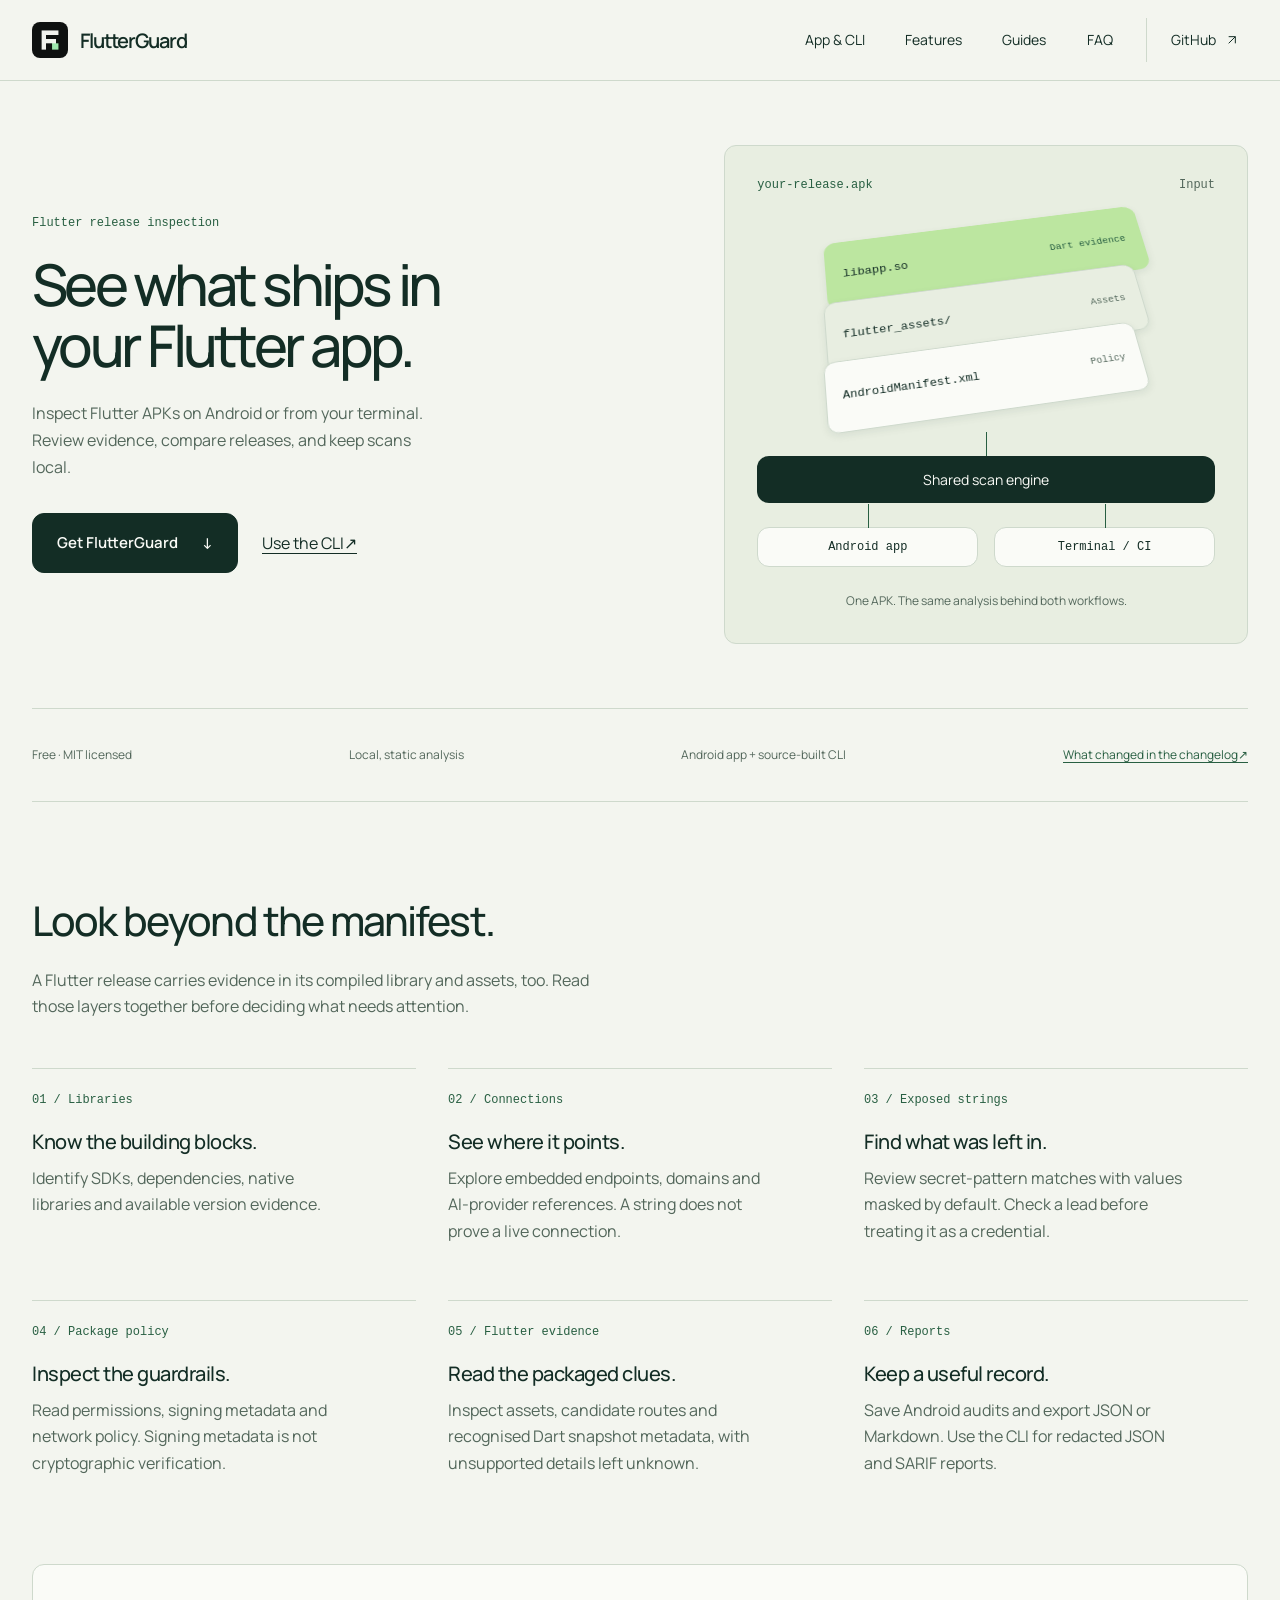
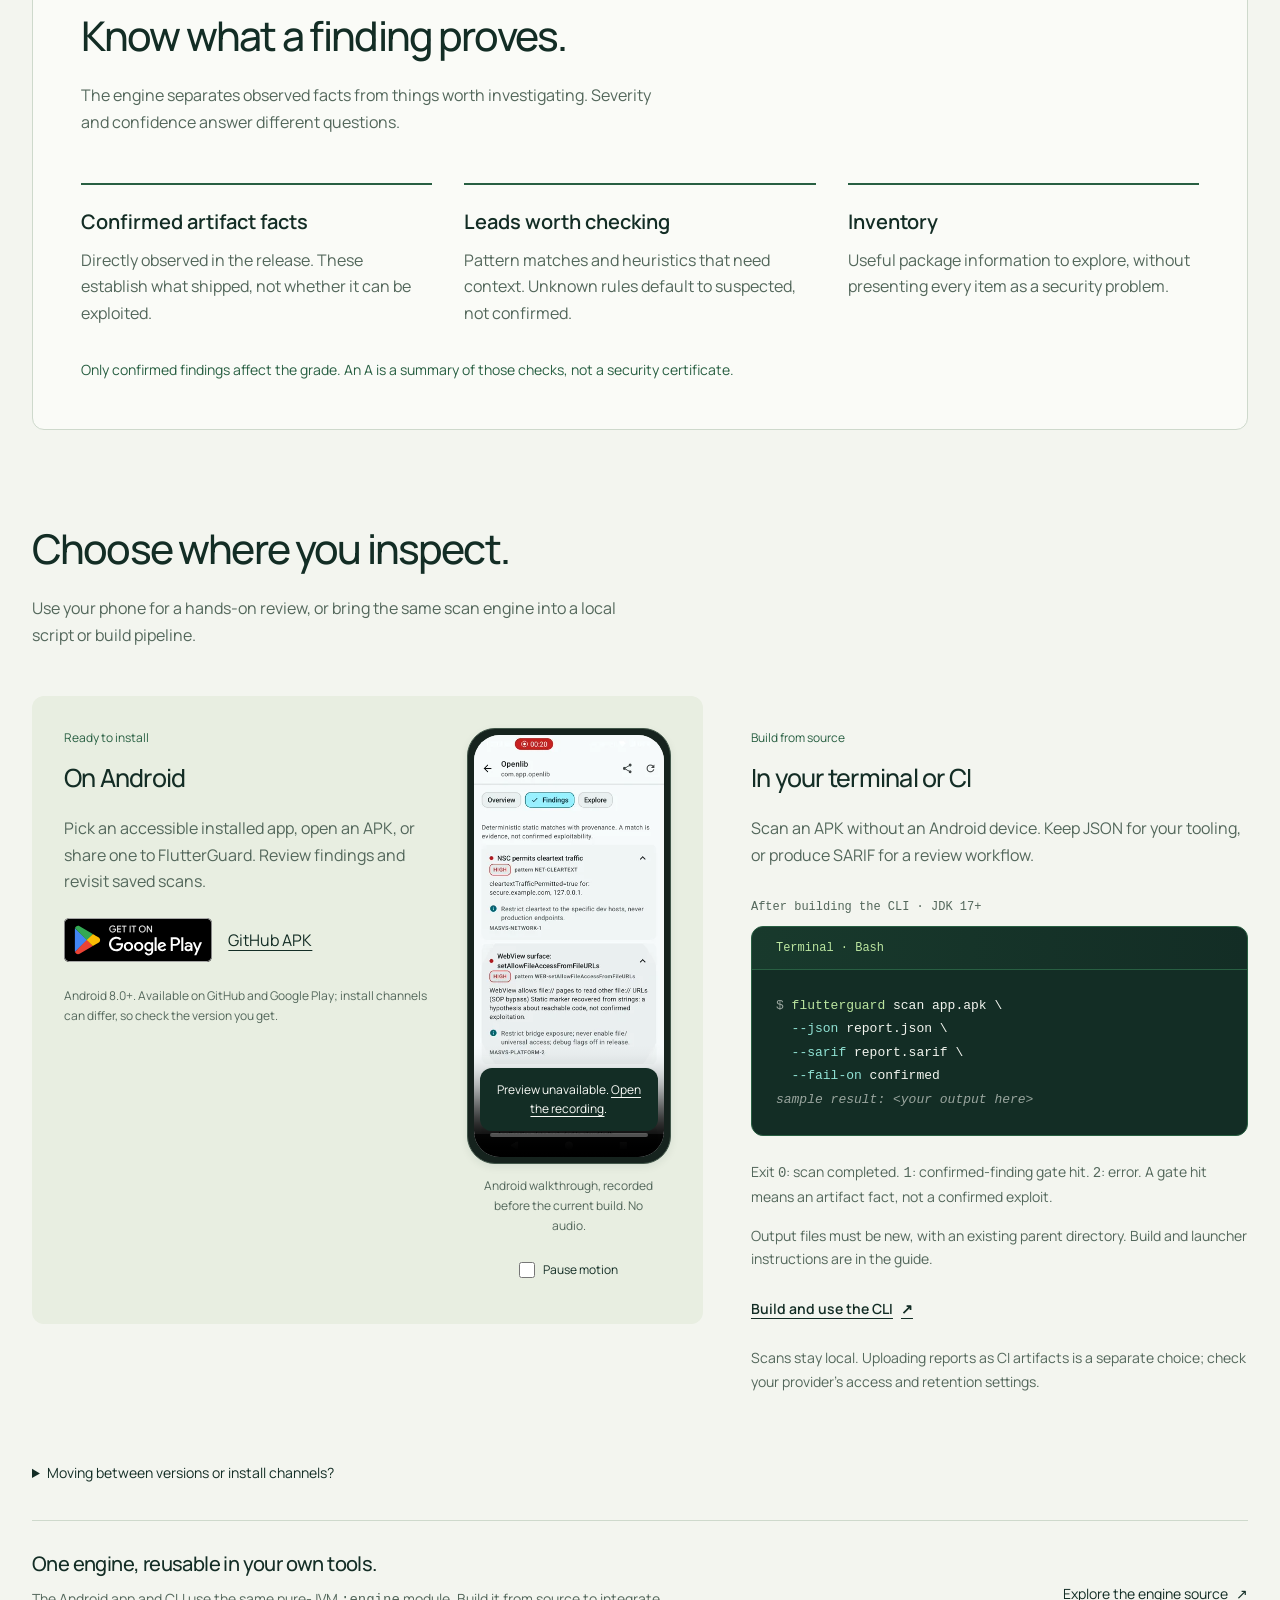
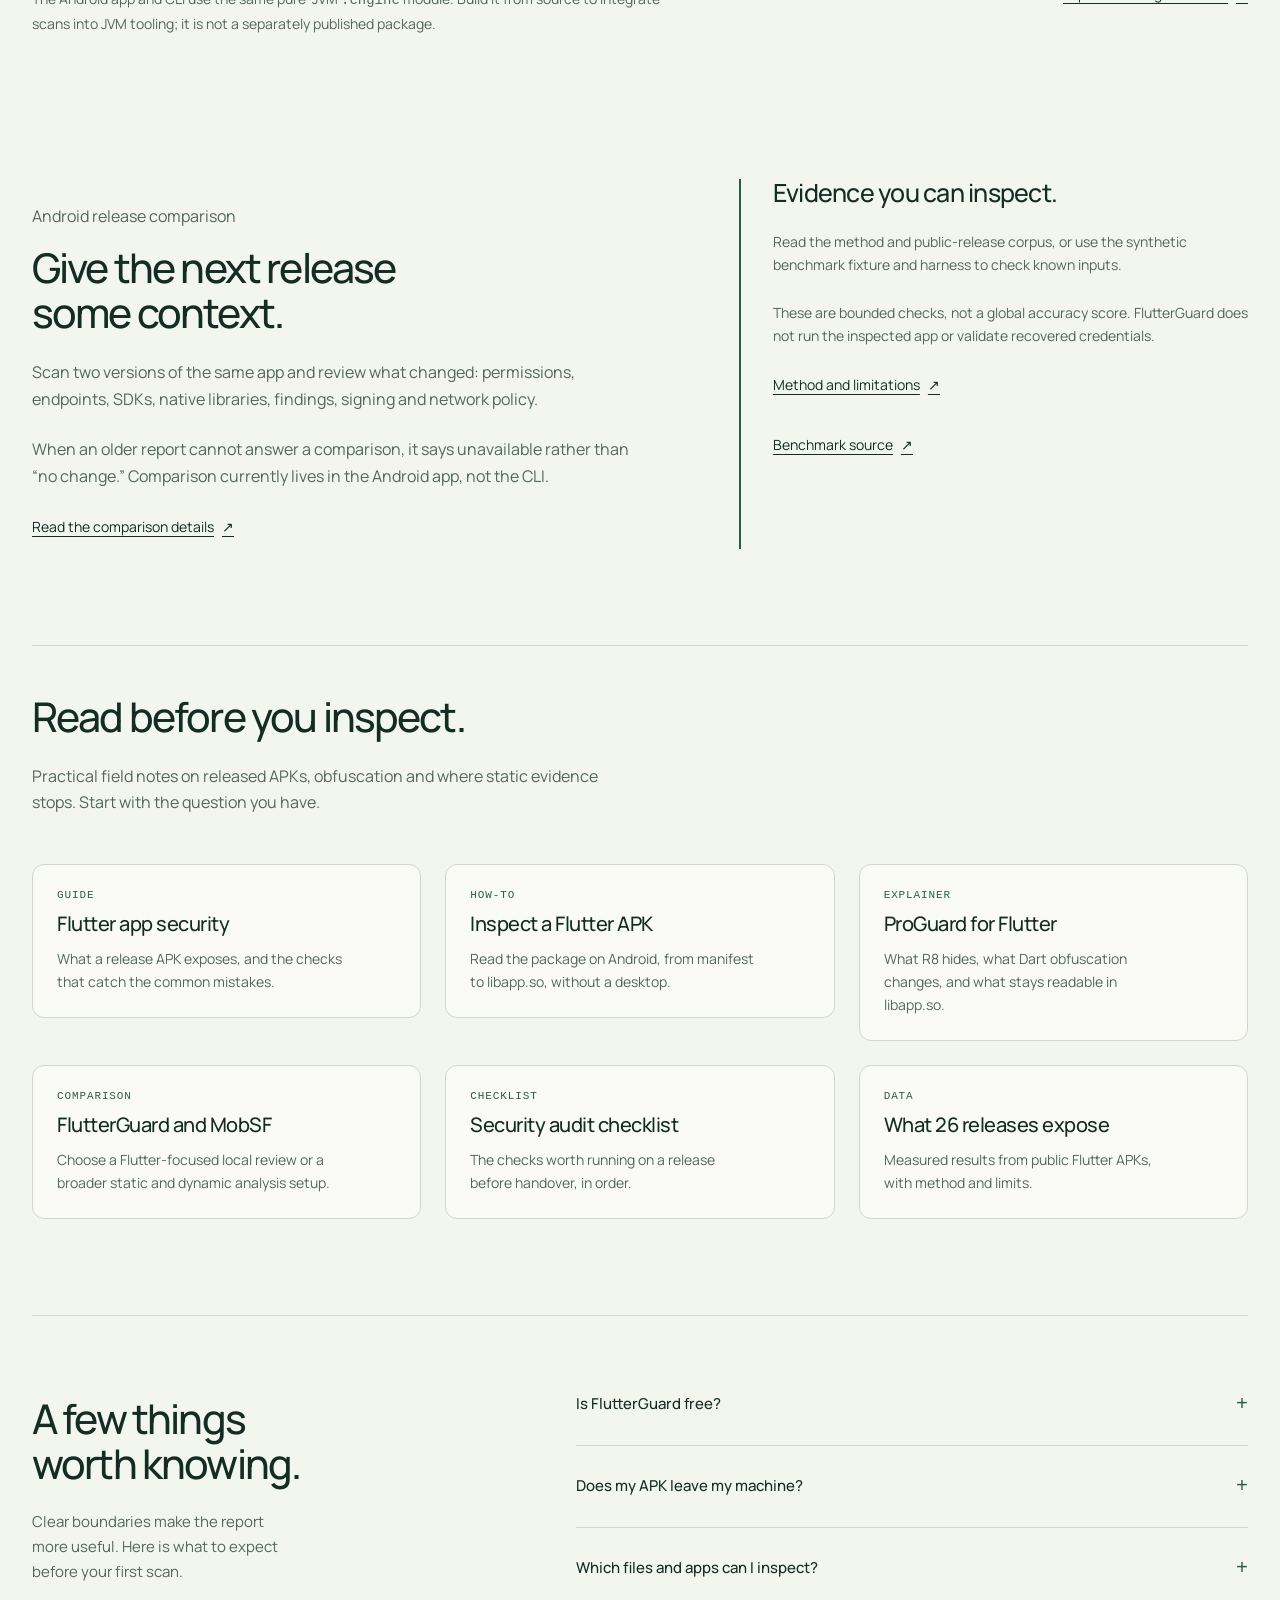
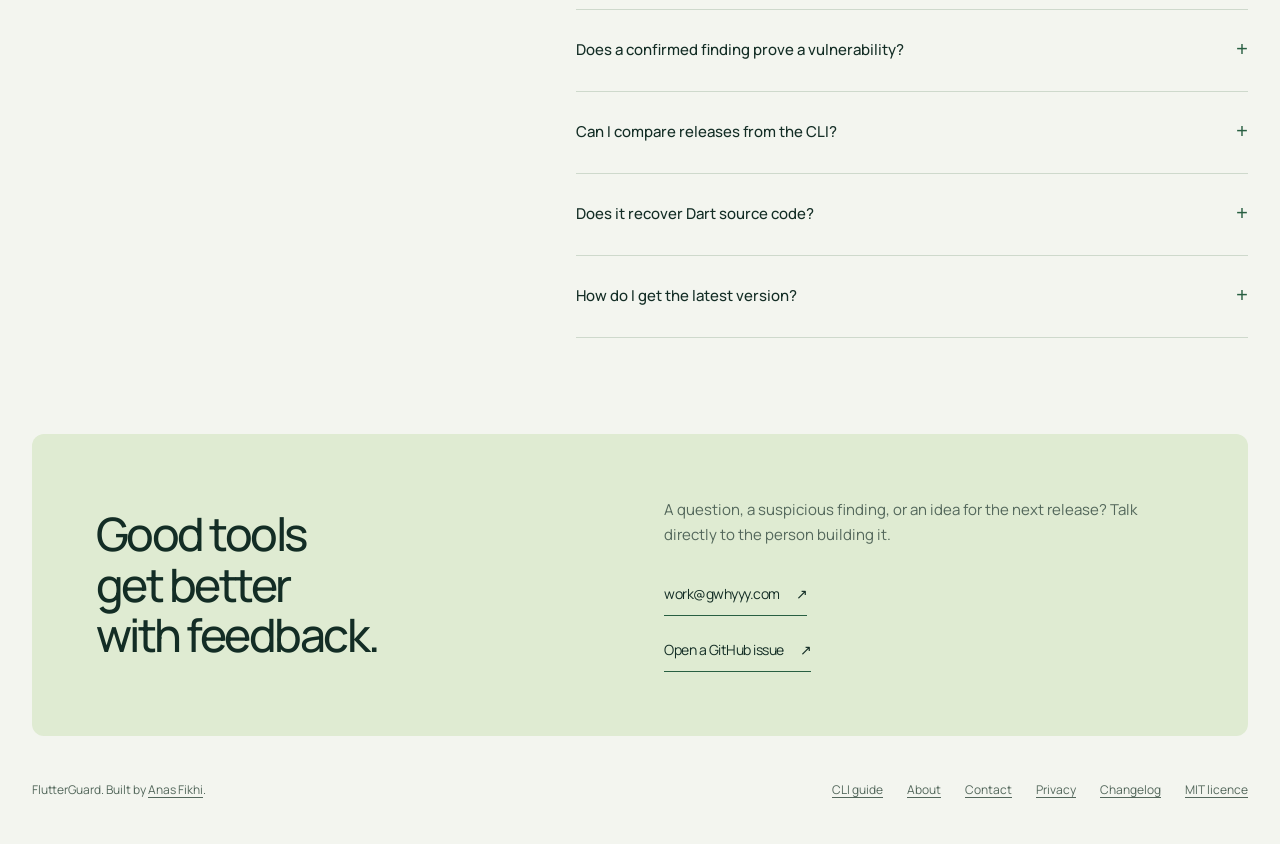
<file: index.html>
<!DOCTYPE html>
<html lang="en">
<head>
  <meta charset="utf-8">
  <meta name="viewport" content="width=device-width, initial-scale=1">
  <title>FlutterGuard: Flutter APK inspection on Android and in CI</title>
  <meta name="description" content="Inspect Flutter APKs on Android or with a local CLI. Review confirmed facts, check leads, compare releases and export JSON or SARIF. Free and open source.">
  <meta name="author" content="Anas Fikhi">
  <meta name="theme-color" content="#f3f5ef">
  <meta name="color-scheme" content="light">
  <meta name="robots" content="index, follow, max-image-preview:large">
  <link rel="canonical" href="https://flutterguard.dev/">
  <link rel="alternate" type="text/plain" href="/llms.txt" title="LLM-readable summary">
  <link rel="alternate" type="text/markdown" href="/index.md" title="This page as Markdown">
  <link rel="icon" href="/icon-192.png" type="image/png" sizes="192x192">
  <link rel="apple-touch-icon" href="/apple-touch-icon.png">
  <link rel="manifest" href="/site.webmanifest">
  <link rel="preload" href="/assets/fonts/manrope-latin.woff2" as="font" type="font/woff2" crossorigin>
  <link rel="stylesheet" href="/styles.css">
  <script src="/site.js" defer></script>
  <meta property="og:type" content="website">
  <meta property="og:site_name" content="FlutterGuard">
  <meta property="og:title" content="See what ships in your Flutter app.">
  <meta property="og:description" content="Local Flutter APK inspection. Android app, source-built CLI and shared engine. Facts kept apart from leads.">
  <meta property="og:url" content="https://flutterguard.dev/">
  <meta property="og:image" content="https://flutterguard.dev/og-image.png">
  <meta property="og:image:type" content="image/png">
  <meta property="og:image:width" content="1200">
  <meta property="og:image:height" content="630">
  <meta property="og:image:alt" content="FlutterGuard: see what ships in your Flutter app. Android, CLI and shared engine.">
  <meta property="og:locale" content="en_US">
  <meta name="twitter:card" content="summary_large_image">
  <meta name="twitter:title" content="See what ships in your Flutter app.">
  <meta name="twitter:description" content="Inspect Flutter APKs locally on Android or from your terminal. Free, MIT-licensed, and built around evidence.">
  <meta name="twitter:image" content="https://flutterguard.dev/og-image.png">
  <script type="application/ld+json">
  {"@context":"https://schema.org","@type":"SoftwareApplication","name":"FlutterGuard","url":"https://flutterguard.dev/","description":"Local static inspection of Flutter APKs through an Android app and a source-built JVM CLI, using a shared scan engine. Confirmed artifact facts are distinct from suspected leads.","applicationCategory":"SecurityApplication","operatingSystem":"Android 8.0+; source-built CLI requires JDK 17+","image":"https://flutterguard.dev/og-image.png","featureList":["Flutter APK inspection","Confirmed facts, suspected leads and inventory","Android release comparisons","JSON and SARIF CLI output","Shared pure-JVM scan engine"],"downloadUrl":"https://github.com/anasfik/FlutterGuard/releases/latest","installUrl":"https://play.google.com/store/apps/details?id=com.flutterguard.app","license":"https://github.com/anasfik/FlutterGuard/blob/main/LICENSE","offers":{"@type":"Offer","price":"0","priceCurrency":"USD"},"author":{"@type":"Person","name":"Anas Fikhi","alternateName":"GWHYYY","url":"https://gwhyyy.com"}}
  </script>
  <script type="application/ld+json">
  {"@context":"https://schema.org","@type":"FAQPage","mainEntity":[{"@type":"Question","name":"Is FlutterGuard free?","acceptedAnswer":{"@type":"Answer","text":"Yes. The Android app, CLI and engine are open source under the MIT licence. There is no account or paid tier."}},{"@type":"Question","name":"Does my APK leave my machine?","acceptedAnswer":{"@type":"Answer","text":"Scans run locally. The Android app has no INTERNET permission, and the CLI does not upload APKs. Building the CLI can download dependencies. If you upload reports from CI, your CI provider stores those artifacts."}},{"@type":"Question","name":"Which files and apps can I inspect?","acceptedAnswer":{"@type":"Answer","text":"Inspect Flutter apps you own or are authorised to test. Android can read accessible installed apps or a single APK; the CLI accepts a single APK. Convert AABs to APKs first. Device restrictions can prevent installed-app access."}},{"@type":"Question","name":"Does a confirmed finding prove a vulnerability?","acceptedAnswer":{"@type":"Answer","text":"No. Confirmed means a fact observed in the packaged artifact, not a working exploit, valid credential or reachable service. Only confirmed findings affect the grade. A good grade does not certify security."}},{"@type":"Question","name":"Can I compare releases from the CLI?","acceptedAnswer":{"@type":"Answer","text":"Release comparison is available in the Android app for scans of the same app. The CLI currently scans and exports; it does not have a compare command."}},{"@type":"Question","name":"Does it recover Dart source code?","acceptedAnswer":{"@type":"Answer","text":"No. It reads packaged evidence, strings and recognised snapshot metadata. It does not reconstruct Dart source, trace runtime behaviour or prove whether a release is obfuscated."}},{"@type":"Question","name":"How do I get the latest version?","acceptedAnswer":{"@type":"Answer","text":"GitHub has the latest Android APK. Google Play is updated separately; check the store for its current version. Build the CLI and engine from source. Installation and signing caveats are above."}}]}
  </script>
</head>
<body class="product-home">
  <a class="skip-link" href="#main-content">Skip to content</a>
  <header class="site-header">
    <div class="container header-inner">
      <a class="brand" href="/" aria-label="FlutterGuard"><img src="/assets/app/icon-512.png" width="36" height="36" alt=""><span>FlutterGuard</span></a>
      <nav class="site-nav" aria-label="Primary">
        <a class="nav-section" href="#get-started">App &amp; CLI</a>
        <a class="nav-section" href="#features">Features</a>
        <a class="nav-section" href="#guides">Guides</a>
        <a class="nav-section" href="#faq">FAQ</a>
        <a class="nav-source" href="https://github.com/anasfik/FlutterGuard" target="_blank" rel="noopener noreferrer">GitHub <svg viewBox="0 0 24 24" fill="none" stroke="currentColor" stroke-width="1.5" aria-hidden="true"><path d="M7 17 17 7M7 7h10v10"/></svg><span class="sr-only"> (opens in a new tab)</span></a>
      </nav>
    </div>
  </header>
  <main id="main-content" tabindex="-1">
    <section class="hero container" aria-labelledby="title">
      <div class="hero-copy">
        <p class="hero-eyebrow">Flutter release inspection</p>
        <h1 id="title">See what ships in your Flutter app.</h1>
        <p class="lead">Inspect Flutter APKs on Android or from your terminal. Review evidence, compare releases, and keep scans local.</p>
        <div class="hero-actions">
          <a class="button get-cta" href="#get-started">Get FlutterGuard <span aria-hidden="true">↓</span></a>
          <a class="quiet" href="#cli">Use the CLI <span aria-hidden="true">↗</span></a>
        </div>
      </div>
      <figure class="artifact-map" aria-labelledby="artifact-caption">
        <div class="artifact-file"><span>your-release.apk</span><span>Input</span></div>
        <div class="apk-stack" aria-hidden="true">
          <div class="layer layer-one">AndroidManifest.xml <span>Policy</span></div>
          <div class="layer layer-two">flutter_assets/ <span>Assets</span></div>
          <div class="layer layer-three">libapp.so <span>Dart evidence</span></div>
        </div>
        <div class="engine-node">Shared scan engine</div>
        <div class="artifact-outputs"><span>Android app</span><span>Terminal / CI</span></div>
        <figcaption id="artifact-caption">One APK. The same analysis behind both workflows.</figcaption>
      </figure>
    </section>

    <aside class="product-facts container" aria-label="Product essentials"><span>Free · MIT licensed</span><span>Local, static analysis</span><span>Android app + source-built CLI</span><a href="/changelog/">What changed in the changelog <span aria-hidden="true">↗</span></a></aside>

    <section id="features" class="capabilities container" aria-labelledby="features-title">
      <div id="why" class="section-heading"><h2 id="features-title">Look beyond the manifest.</h2><p>A Flutter release carries evidence in its compiled library and assets, too. Read those layers together before deciding what needs attention.</p></div>
      <ul class="capability-list">
        <li><span class="capability-mark">01 / Libraries</span><h3>Know the building blocks.</h3><p>Identify SDKs, dependencies, native libraries and available version evidence.</p></li>
        <li><span class="capability-mark">02 / Connections</span><h3>See where it points.</h3><p>Explore embedded endpoints, domains and AI-provider references. A string does not prove a live connection.</p></li>
        <li><span class="capability-mark">03 / Exposed strings</span><h3>Find what was left in.</h3><p>Review secret-pattern matches with values masked by default. Check a lead before treating it as a credential.</p></li>
        <li><span class="capability-mark">04 / Package policy</span><h3>Inspect the guardrails.</h3><p>Read permissions, signing metadata and network policy. Signing metadata is not cryptographic verification.</p></li>
        <li><span class="capability-mark">05 / Flutter evidence</span><h3>Read the packaged clues.</h3><p>Inspect assets, candidate routes and recognised Dart snapshot metadata, with unsupported details left unknown.</p></li>
        <li><span class="capability-mark">06 / Reports</span><h3>Keep a useful record.</h3><p>Save Android audits and export JSON or Markdown. Use the CLI for redacted JSON and SARIF reports.</p></li>
      </ul>
    </section>

    <section id="confidence" class="confidence-section container" aria-labelledby="confidence-title">
      <div class="section-heading"><h2 id="confidence-title">Know what a finding proves.</h2><p>The engine separates observed facts from things worth investigating. Severity and confidence answer different questions.</p></div>
      <dl class="confidence-list">
        <div><dt>Confirmed artifact facts</dt><dd>Directly observed in the release. These establish what shipped, not whether it can be exploited.</dd></div>
        <div><dt>Leads worth checking</dt><dd>Pattern matches and heuristics that need context. Unknown rules default to suspected, not confirmed.</dd></div>
        <div><dt>Inventory</dt><dd>Useful package information to explore, without presenting every item as a security problem.</dd></div>
      </dl>
      <p class="confidence-note">Only confirmed findings affect the grade. An A is a summary of those checks, not a security certificate.</p>
    </section>

    <section id="get-started" class="workflows container" aria-labelledby="workflows-title">
      <div class="section-heading"><h2 id="workflows-title">Choose where you inspect.</h2><p>Use your phone for a hands-on review, or bring the same scan engine into a local script or build pipeline.</p></div>
      <div class="workflow-layout">
        <article class="android-workflow" aria-labelledby="android-title">
          <div class="android-copy"><p class="workflow-label">Ready to install</p><h3 id="android-title">On Android</h3><p>Pick an accessible installed app, open an APK, or share one to FlutterGuard. Review findings and revisit saved scans.</p>
            <div class="install-actions"><a class="store-badge" href="https://play.google.com/store/apps/details?id=com.flutterguard.app" target="_blank" rel="noopener noreferrer"><img src="/assets/brand/google-play-badge-en.svg" alt="Get it on Google Play" width="149" height="44"><span class="sr-only"> (opens in a new tab)</span></a><a class="quiet" href="https://github.com/anasfik/FlutterGuard/releases/latest" target="_blank" rel="noopener noreferrer">GitHub APK<span class="sr-only"> (opens in a new tab)</span></a></div>
            <p class="install-note">Android 8.0+. Available on GitHub and Google Play; install channels can differ, so check the version you get.</p>
          </div>
          <figure class="android-recording">
            <div class="device-frame"><video class="device-video" muted loop playsinline controls preload="metadata" poster="/assets/app/demo-poster.webp" width="540" height="1200" aria-label="Earlier FlutterGuard Android walkthrough: picking an app, reviewing findings and exploring dependencies"><source src="/assets/app/demo.mp4" type="video/mp4">Your browser cannot play this video. <a href="/assets/app/demo.mp4">Open the demo recording</a>.</video><p class="video-fallback">Preview unavailable. <a href="/assets/app/demo.mp4">Open the recording</a>.</p></div>
            <figcaption>Android walkthrough, recorded before the current build. No audio.</figcaption>
            <label class="motion-control"><input id="pause-motion" type="checkbox"><span>Pause motion</span></label>
          </figure>
        </article>
        <article id="cli" class="cli-workflow" aria-labelledby="cli-title">
          <p class="workflow-label">Build from source</p><h3 id="cli-title">In your terminal or CI</h3>
          <p>Scan an APK without an Android device. Keep JSON for your tooling, or produce SARIF for a review workflow.</p>
          <p class="command-label">After building the CLI · JDK 17+</p>
          <pre class="code-panel terminal" data-language="shell" data-title="Terminal · Bash" tabindex="0"><code><span class="prompt" aria-hidden="true">$ </span><span class="syntax-token command">flutterguard</span> scan app.apk \
  <span class="syntax-token flag">--json</span> report.json \
  <span class="syntax-token flag">--sarif</span> report.sarif \
  <span class="syntax-token flag">--fail-on</span> confirmed
<span class="sample-result">sample result: &lt;your output here&gt;</span></code></pre>
          <p class="cli-detail">Exit <code>0</code>: scan completed. <code>1</code>: confirmed-finding gate hit. <code>2</code>: error. A gate hit means an artifact fact, not a confirmed exploit.</p>
          <p class="cli-detail">Output files must be new, with an existing parent directory. Build and launcher instructions are in the guide.</p>
          <a class="text-link" href="/cli/">Build and use the CLI <span aria-hidden="true">↗</span></a>
          <p class="cli-detail">Scans stay local. Uploading reports as CI artifacts is a separate choice; check your provider’s access and retention settings.</p>
        </article>
      </div>
      <details class="install-caveat"><summary>Moving between versions or install channels?</summary><p>Play and GitHub use different signing channels. Some older GitHub releases used another key: updating those installs requires an uninstall, which deletes saved reports, history and settings. Export anything you need first; exports cannot restore that history. Check the <a href="/changelog/">install-channel notes</a> before switching.</p></details>
      <aside id="engine" class="engine-note" aria-labelledby="engine-title"><div><h3 id="engine-title">One engine, reusable in your own tools.</h3><p>The Android app and CLI use the same pure-JVM <code>:engine</code> module. Build it from source to integrate scans into JVM tooling; it is not a separately published package.</p></div><a class="text-link" href="https://github.com/anasfik/FlutterGuard/tree/main/engine" target="_blank" rel="noopener noreferrer">Explore the engine source <span aria-hidden="true">↗</span><span class="sr-only"> (opens in a new tab)</span></a></aside>
    </section>

    <section id="compare" class="comparison-section container" aria-labelledby="compare-title">
      <div><p class="workflow-label">Android release comparison</p><h2 id="compare-title">Give the next release some context.</h2><p>Scan two versions of the same app and review what changed: permissions, endpoints, SDKs, native libraries, findings, signing and network policy.</p><p>When an older report cannot answer a comparison, it says unavailable rather than “no change.” Comparison currently lives in the Android app, not the CLI.</p><a class="text-link" href="https://github.com/anasfik/FlutterGuard#comparing-two-releases" target="_blank" rel="noopener noreferrer">Read the comparison details <span aria-hidden="true">↗</span><span class="sr-only"> (opens in a new tab)</span></a></div>
      <aside class="evidence-note"><h3>Evidence you can inspect.</h3><p>Read the method and public-release corpus, or use the synthetic benchmark fixture and harness to check known inputs.</p><p>These are bounded checks, not a global accuracy score. FlutterGuard does not run the inspected app or validate recovered credentials.</p><a class="text-link" href="https://github.com/anasfik/FlutterGuard/blob/main/docs/METHODOLOGY.md" target="_blank" rel="noopener noreferrer">Method and limitations <span aria-hidden="true">↗</span><span class="sr-only"> (opens in a new tab)</span></a><a class="text-link" href="https://github.com/anasfik/FlutterGuard/tree/main/benchmarks" target="_blank" rel="noopener noreferrer">Benchmark source <span aria-hidden="true">↗</span><span class="sr-only"> (opens in a new tab)</span></a></aside>
    </section>

    <section id="guides" class="guides container" aria-labelledby="guides-title">
      <div class="section-heading"><h2 id="guides-title">Read before you inspect.</h2><p>Practical field notes on released APKs, obfuscation and where static evidence stops. Start with the question you have.</p></div>
      <ul class="guide-list">
        <li><a href="/flutter-security/"><span class="guide-kicker">Guide</span><h3>Flutter app security</h3><p>What a release APK exposes, and the checks that catch the common mistakes.</p></a></li>
        <li><a href="/flutter-apk-inspection/"><span class="guide-kicker">How-to</span><h3>Inspect a Flutter APK</h3><p>Read the package on Android, from manifest to libapp.so, without a desktop.</p></a></li>
        <li><a href="/proguard-flutter/"><span class="guide-kicker">Explainer</span><h3>ProGuard for Flutter</h3><p>What R8 hides, what Dart obfuscation changes, and what stays readable in libapp.so.</p></a></li>
        <li><a href="/mobsf-alternative/"><span class="guide-kicker">Comparison</span><h3>FlutterGuard and MobSF</h3><p>Choose a Flutter-focused local review or a broader static and dynamic analysis setup.</p></a></li>
        <li><a href="/flutter-security-checklist/"><span class="guide-kicker">Checklist</span><h3>Security audit checklist</h3><p>The checks worth running on a release before handover, in order.</p></a></li>
        <li><a href="/flutter-release-corpus/"><span class="guide-kicker">Data</span><h3>What 26 releases expose</h3><p>Measured results from public Flutter APKs, with method and limits.</p></a></li>
      </ul>
    </section>

    <section id="faq" class="faq container" aria-labelledby="faq-title">
      <div class="faq-heading"><h2 id="faq-title">A few things worth knowing.</h2><p>Clear boundaries make the report more useful. Here is what to expect before your first scan.</p></div>
      <div class="faq-list">
        <details><summary>Is FlutterGuard free?</summary><p>Yes. The Android app, CLI and engine are open source under the MIT licence. There is no account or paid tier.</p></details>
        <details><summary>Does my APK leave my machine?</summary><p>Scans run locally. The Android app has no INTERNET permission, and the CLI does not upload APKs. Building the CLI can download dependencies. If you upload reports from CI, your CI provider stores those artifacts.</p></details>
        <details><summary>Which files and apps can I inspect?</summary><p>Inspect Flutter apps you own or are authorised to test. Android can read accessible installed apps or a single APK; the CLI accepts a single APK. Convert AABs to APKs first. Device restrictions can prevent installed-app access.</p></details>
        <details><summary>Does a confirmed finding prove a vulnerability?</summary><p>No. Confirmed means a fact observed in the packaged artifact, not a working exploit, valid credential or reachable service. Only confirmed findings affect the grade. A good grade does not certify security.</p></details>
        <details><summary>Can I compare releases from the CLI?</summary><p>Release comparison is available in the Android app for scans of the same app. The CLI currently scans and exports; it does not have a compare command.</p></details>
        <details><summary>Does it recover Dart source code?</summary><p>No. It reads packaged evidence, strings and recognised snapshot metadata. It does not reconstruct Dart source, trace runtime behaviour or prove whether a release is obfuscated.</p></details>
        <details><summary>How do I get the latest version?</summary><p>GitHub has the latest Android APK. Google Play is updated separately; check the store for its current version. Build the CLI and engine from source. Installation and signing caveats are above.</p></details>
      </div>
    </section>

    <section id="contact" class="contact-panel container" aria-labelledby="contact-title"><h2 id="contact-title">Good tools get better with feedback.</h2><div class="contact-copy"><p>A question, a suspicious finding, or an idea for the next release? Talk directly to the person building it.</p><ul class="contact-actions"><li><a href="mailto:work@gwhyyy.com">work@gwhyyy.com <span aria-hidden="true">↗</span></a></li><li><a href="https://github.com/anasfik/FlutterGuard/issues" target="_blank" rel="noopener noreferrer">Open a GitHub issue <span aria-hidden="true">↗</span><span class="sr-only"> (opens in a new tab)</span></a></li></ul></div></section>
  </main>
  <footer class="site-footer container"><p>FlutterGuard. Built by <a href="https://gwhyyy.com" target="_blank" rel="noopener noreferrer">Anas Fikhi<span class="sr-only"> (opens in a new tab)</span></a>.</p><nav class="footer-links" aria-label="Site"><a href="/cli/">CLI guide</a><a href="/about/">About</a><a href="/contact/">Contact</a><a href="/privacy/">Privacy</a><a href="/changelog/">Changelog</a><a href="https://github.com/anasfik/FlutterGuard/blob/main/LICENSE" target="_blank" rel="noopener noreferrer">MIT licence<span class="sr-only"> (opens in a new tab)</span></a></nav></footer>
  <script defer src="https://static.cloudflareinsights.com/beacon.min.js" data-cf-beacon='{"token":"f9110d5432f446d6833224ec262cdd83"}'></script>
  <script defer src="/assets/app/posthog.js"></script>
</body>
</html>
</file>
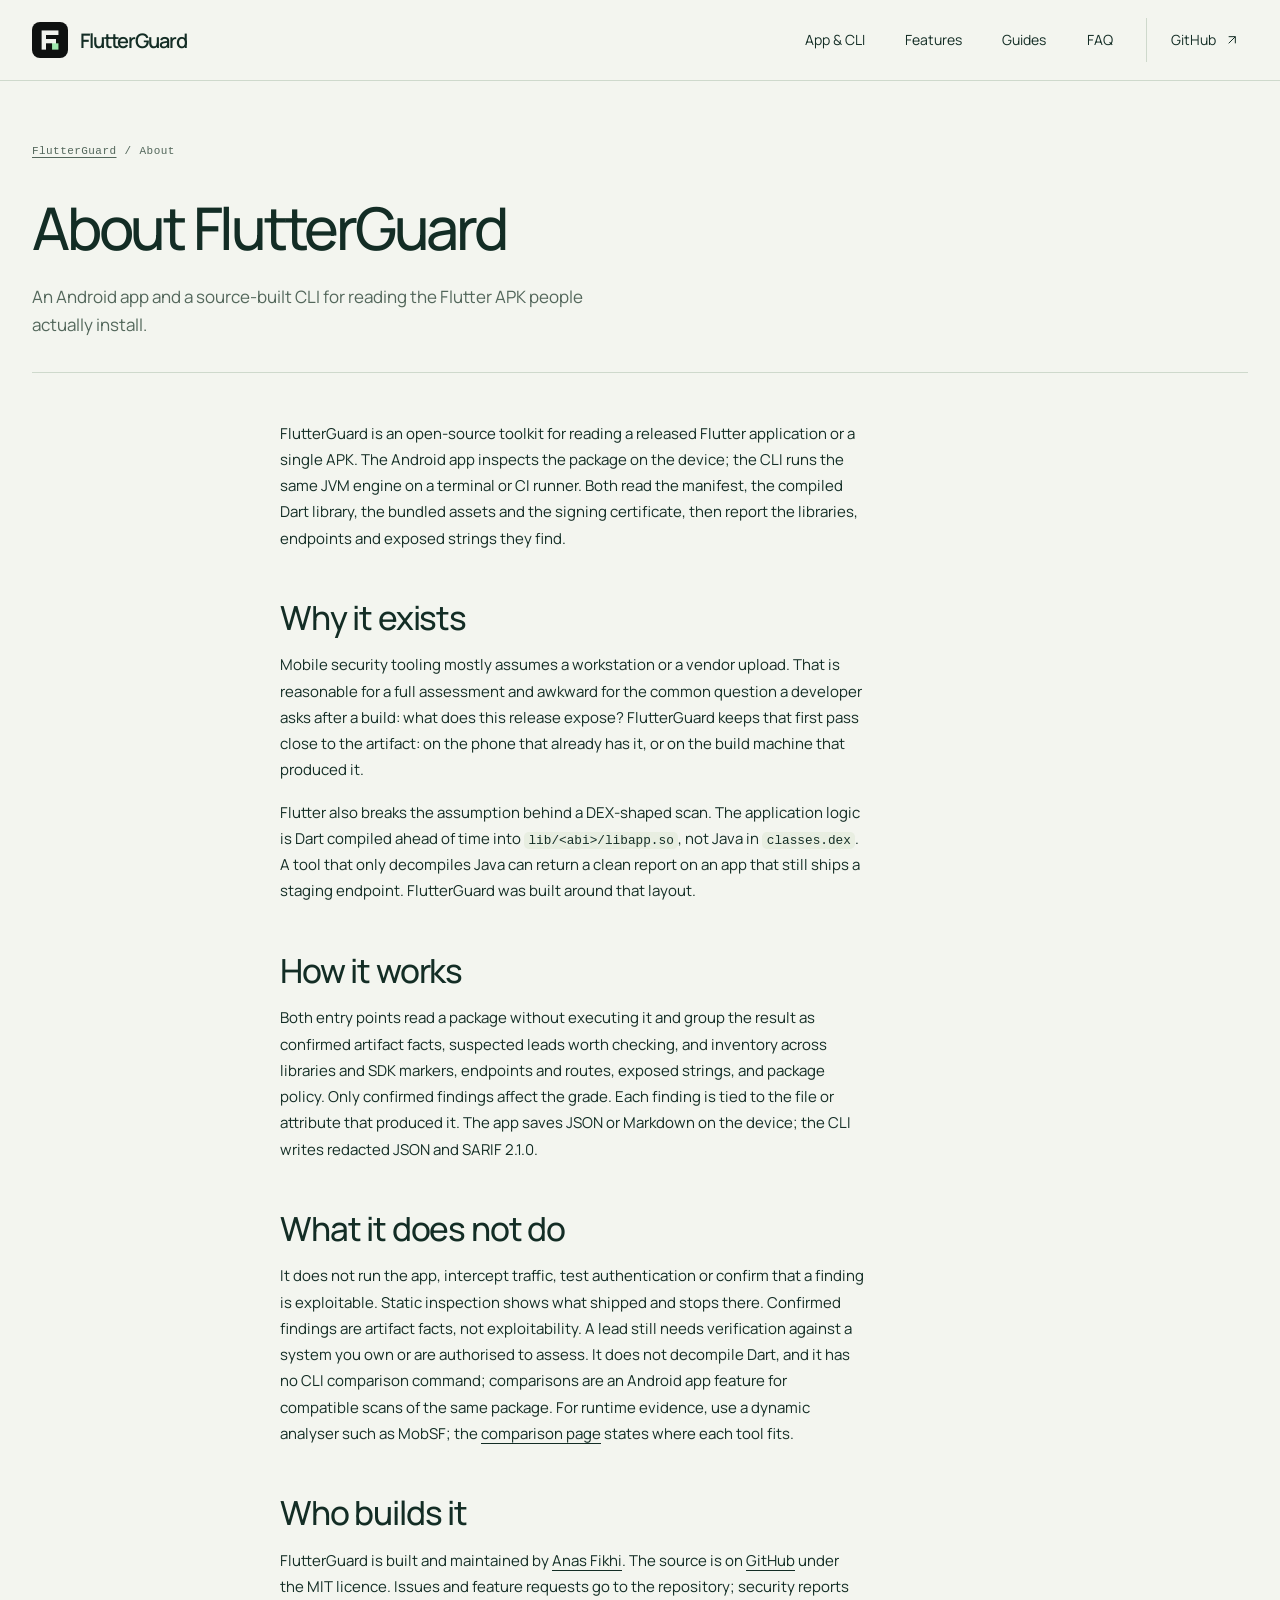
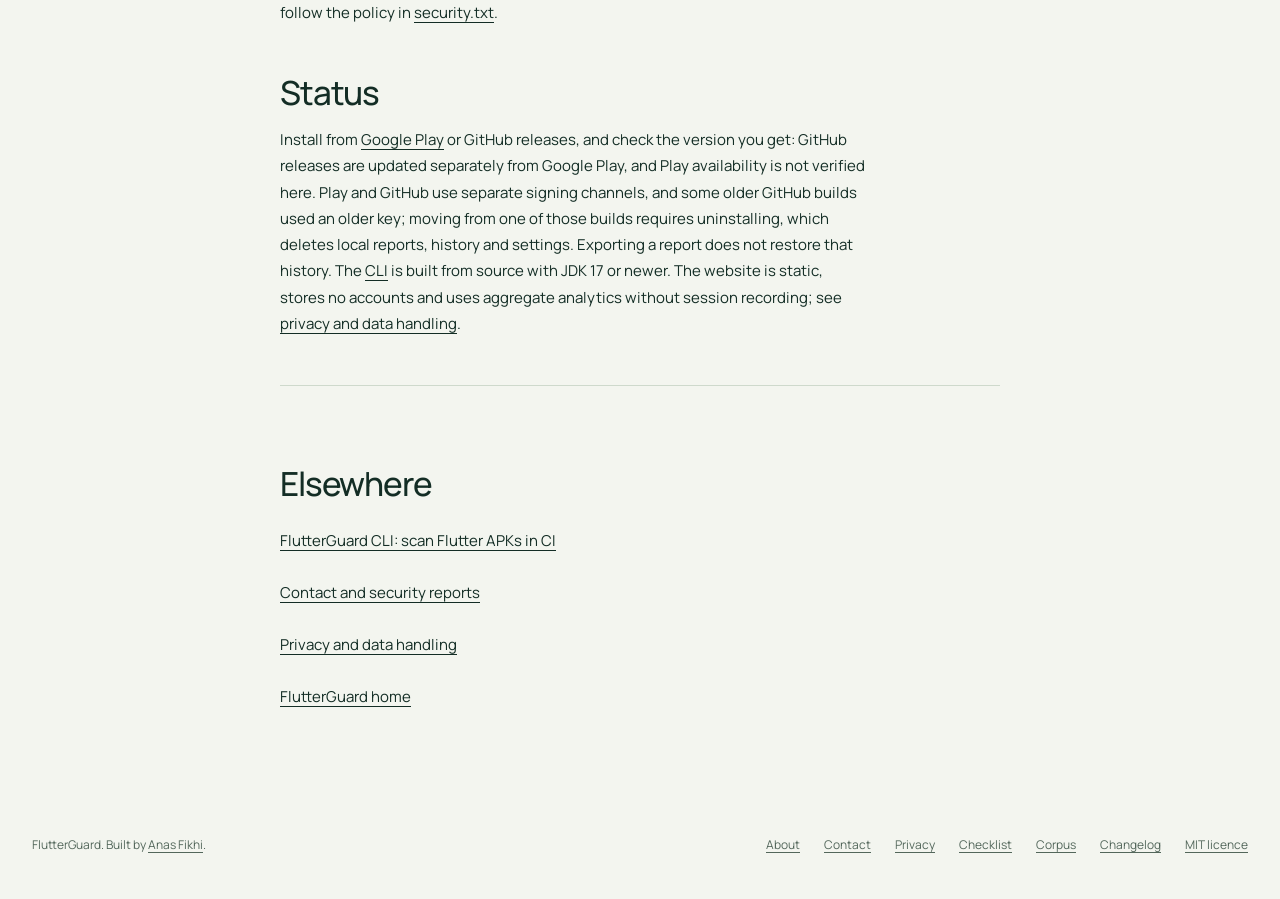
<file: about/index.html>
<!DOCTYPE html>
<html lang="en">
<head>
  <meta charset="utf-8">
  <meta name="viewport" content="width=device-width, initial-scale=1">
  <title>About FlutterGuard</title>
  <meta name="description" content="FlutterGuard is an open-source Android app and source-built CLI that inspect released Flutter APKs. Who builds it, why it exists and its limits.">
  <meta name="author" content="Anas Fikhi">
  <meta name="theme-color" content="#f3f5ef">
  <meta name="color-scheme" content="light">
  <meta name="robots" content="index, follow, max-image-preview:large">
  <link rel="canonical" href="https://flutterguard.dev/about/">
  <link rel="alternate" type="text/plain" href="/llms.txt" title="LLM-readable summary">
  <link rel="icon" href="/icon-192.png" type="image/png" sizes="192x192">
  <link rel="apple-touch-icon" href="/apple-touch-icon.png">
  <link rel="manifest" href="/site.webmanifest">
  <link rel="preload" href="/assets/fonts/manrope-latin.woff2" as="font" type="font/woff2" crossorigin>
  <link rel="stylesheet" href="/styles.css">
  <script src="/site.js" defer></script>
  <meta property="og:type" content="website">
  <meta property="og:site_name" content="FlutterGuard">
  <meta property="og:title" content="About FlutterGuard">
  <meta property="og:description" content="An Android app and a source-built CLI for reading a released Flutter APK and reporting what it exposes.">
  <meta property="og:url" content="https://flutterguard.dev/about/">
  <meta property="og:image" content="https://flutterguard.dev/og-image.png">
  <meta property="og:image:type" content="image/png">
  <meta property="og:image:width" content="1200">
  <meta property="og:image:height" content="630">
  <meta property="og:image:alt" content="FlutterGuard: see what ships in your Flutter app. Android, CLI and shared engine.">
  <meta name="twitter:card" content="summary_large_image">
  <meta name="twitter:title" content="About FlutterGuard">
  <meta name="twitter:description" content="An Android app and a source-built CLI for reading a released Flutter APK and reporting what it exposes.">
  <meta name="twitter:image" content="https://flutterguard.dev/og-image.png">
  <script type="application/ld+json">
  {"@context":"https://schema.org","@type":"WebPage","name":"About FlutterGuard","url":"https://flutterguard.dev/about/","description":"FlutterGuard is an open-source Android app and source-built CLI that inspect released Flutter APKs. Who builds it, why it exists and its limits.","inLanguage":"en","isPartOf":{"@type":"WebSite","name":"FlutterGuard","url":"https://flutterguard.dev/"}}
  </script>
</head>
<body>
  <a class="skip-link" href="#main-content">Skip to content</a>
  <header class="site-header">
    <div class="container header-inner">
      <a class="brand" href="/" aria-label="FlutterGuard"><img src="/assets/app/icon-512.png" width="36" height="36" alt=""><span>FlutterGuard</span></a>
      <nav class="site-nav" aria-label="Primary">
        <a class="nav-section" href="/#get-started">App &amp; CLI</a>
        <a class="nav-section" href="/#features">Features</a>
        <a class="nav-section" href="/#guides">Guides</a>
        <a class="nav-section" href="/#faq">FAQ</a>
        <a class="nav-source" href="https://github.com/anasfik/FlutterGuard" target="_blank" rel="noopener noreferrer">GitHub <svg viewBox="0 0 24 24" fill="none" stroke="currentColor" stroke-width="1.5" aria-hidden="true"><path d="M7 17 17 7M7 7h10v10"/></svg><span class="sr-only"> (opens in a new tab)</span></a>
      </nav>
    </div>
  </header>

  <main id="main-content" tabindex="-1">
    <article>
      <header class="article-hero container">
        <nav class="breadcrumbs" aria-label="Breadcrumb"><a href="/">FlutterGuard</a><span aria-hidden="true">/</span><span aria-current="page">About</span></nav>
        <h1>About FlutterGuard</h1>
        <p class="article-lead">An Android app and a source-built CLI for reading the Flutter APK people actually install.</p>
      </header>

      <div class="article-body container">
        <p>FlutterGuard is an open-source toolkit for reading a released Flutter application or a single APK. The Android app inspects the package on the device; the CLI runs the same JVM engine on a terminal or CI runner. Both read the manifest, the compiled Dart library, the bundled assets and the signing certificate, then report the libraries, endpoints and exposed strings they find.</p>

        <h2>Why it exists</h2>
        <p>Mobile security tooling mostly assumes a workstation or a vendor upload. That is reasonable for a full assessment and awkward for the common question a developer asks after a build: what does this release expose? FlutterGuard keeps that first pass close to the artifact: on the phone that already has it, or on the build machine that produced it.</p>
        <p>Flutter also breaks the assumption behind a DEX-shaped scan. The application logic is Dart compiled ahead of time into <code>lib/&lt;abi&gt;/libapp.so</code>, not Java in <code>classes.dex</code>. A tool that only decompiles Java can return a clean report on an app that still ships a staging endpoint. FlutterGuard was built around that layout.</p>

        <h2>How it works</h2>
        <p>Both entry points read a package without executing it and group the result as confirmed artifact facts, suspected leads worth checking, and inventory across libraries and SDK markers, endpoints and routes, exposed strings, and package policy. Only confirmed findings affect the grade. Each finding is tied to the file or attribute that produced it. The app saves JSON or Markdown on the device; the CLI writes redacted JSON and SARIF 2.1.0.</p>

        <h2>What it does not do</h2>
        <p>It does not run the app, intercept traffic, test authentication or confirm that a finding is exploitable. Static inspection shows what shipped and stops there. Confirmed findings are artifact facts, not exploitability. A lead still needs verification against a system you own or are authorised to assess. It does not decompile Dart, and it has no CLI comparison command; comparisons are an Android app feature for compatible scans of the same package. For runtime evidence, use a dynamic analyser such as MobSF; the <a href="/mobsf-alternative/">comparison page</a> states where each tool fits.</p>

        <h2>Who builds it</h2>
        <p>FlutterGuard is built and maintained by <a href="https://gwhyyy.com" target="_blank" rel="noopener noreferrer">Anas Fikhi<span class="sr-only"> (opens in a new tab)</span></a>. The source is on <a href="https://github.com/anasfik/FlutterGuard" target="_blank" rel="noopener noreferrer">GitHub<span class="sr-only"> (opens in a new tab)</span></a> under the MIT licence. Issues and feature requests go to the repository; security reports follow the policy in <a href="/.well-known/security.txt">security.txt</a>.</p>

        <h2>Status</h2>
        <p>Install from <a href="https://play.google.com/store/apps/details?id=com.flutterguard.app" target="_blank" rel="noopener noreferrer">Google Play<span class="sr-only"> (opens in a new tab)</span></a> or GitHub releases, and check the version you get: GitHub releases are updated separately from Google Play, and Play availability is not verified here. Play and GitHub use separate signing channels, and some older GitHub builds used an older key; moving from one of those builds requires uninstalling, which deletes local reports, history and settings. Exporting a report does not restore that history. The <a href="/cli/">CLI</a> is built from source with JDK 17 or newer. The website is static, stores no accounts and uses aggregate analytics without session recording; see <a href="/privacy/">privacy and data handling</a>.</p>

        <div class="article-related">
          <h2>Elsewhere</h2>
          <ul>
            <li><a href="/cli/">FlutterGuard CLI: scan Flutter APKs in CI</a></li>
            <li><a href="/contact/">Contact and security reports</a></li>
            <li><a href="/privacy/">Privacy and data handling</a></li>
            <li><a href="/">FlutterGuard home</a></li>
          </ul>
        </div>
      </div>
    </article>
  </main>

  <footer class="site-footer container"><p>FlutterGuard. Built by <a href="https://gwhyyy.com" target="_blank" rel="noopener noreferrer">Anas Fikhi<span class="sr-only"> (opens in a new tab)</span></a>.</p><nav class="footer-links" aria-label="Site"><a href="/about/">About</a><a href="/contact/">Contact</a><a href="/privacy/">Privacy</a><a href="/flutter-security-checklist/">Checklist</a><a href="/flutter-release-corpus/">Corpus</a><a href="/changelog/">Changelog</a><a href="https://github.com/anasfik/FlutterGuard/blob/main/LICENSE" target="_blank" rel="noopener noreferrer">MIT licence<span class="sr-only"> (opens in a new tab)</span></a></nav></footer>
  <script defer src="https://static.cloudflareinsights.com/beacon.min.js" data-cf-beacon='{"token":"f9110d5432f446d6833224ec262cdd83"}'></script>
  <script defer src="/assets/app/posthog.js"></script>
</body>
</html>
</file>
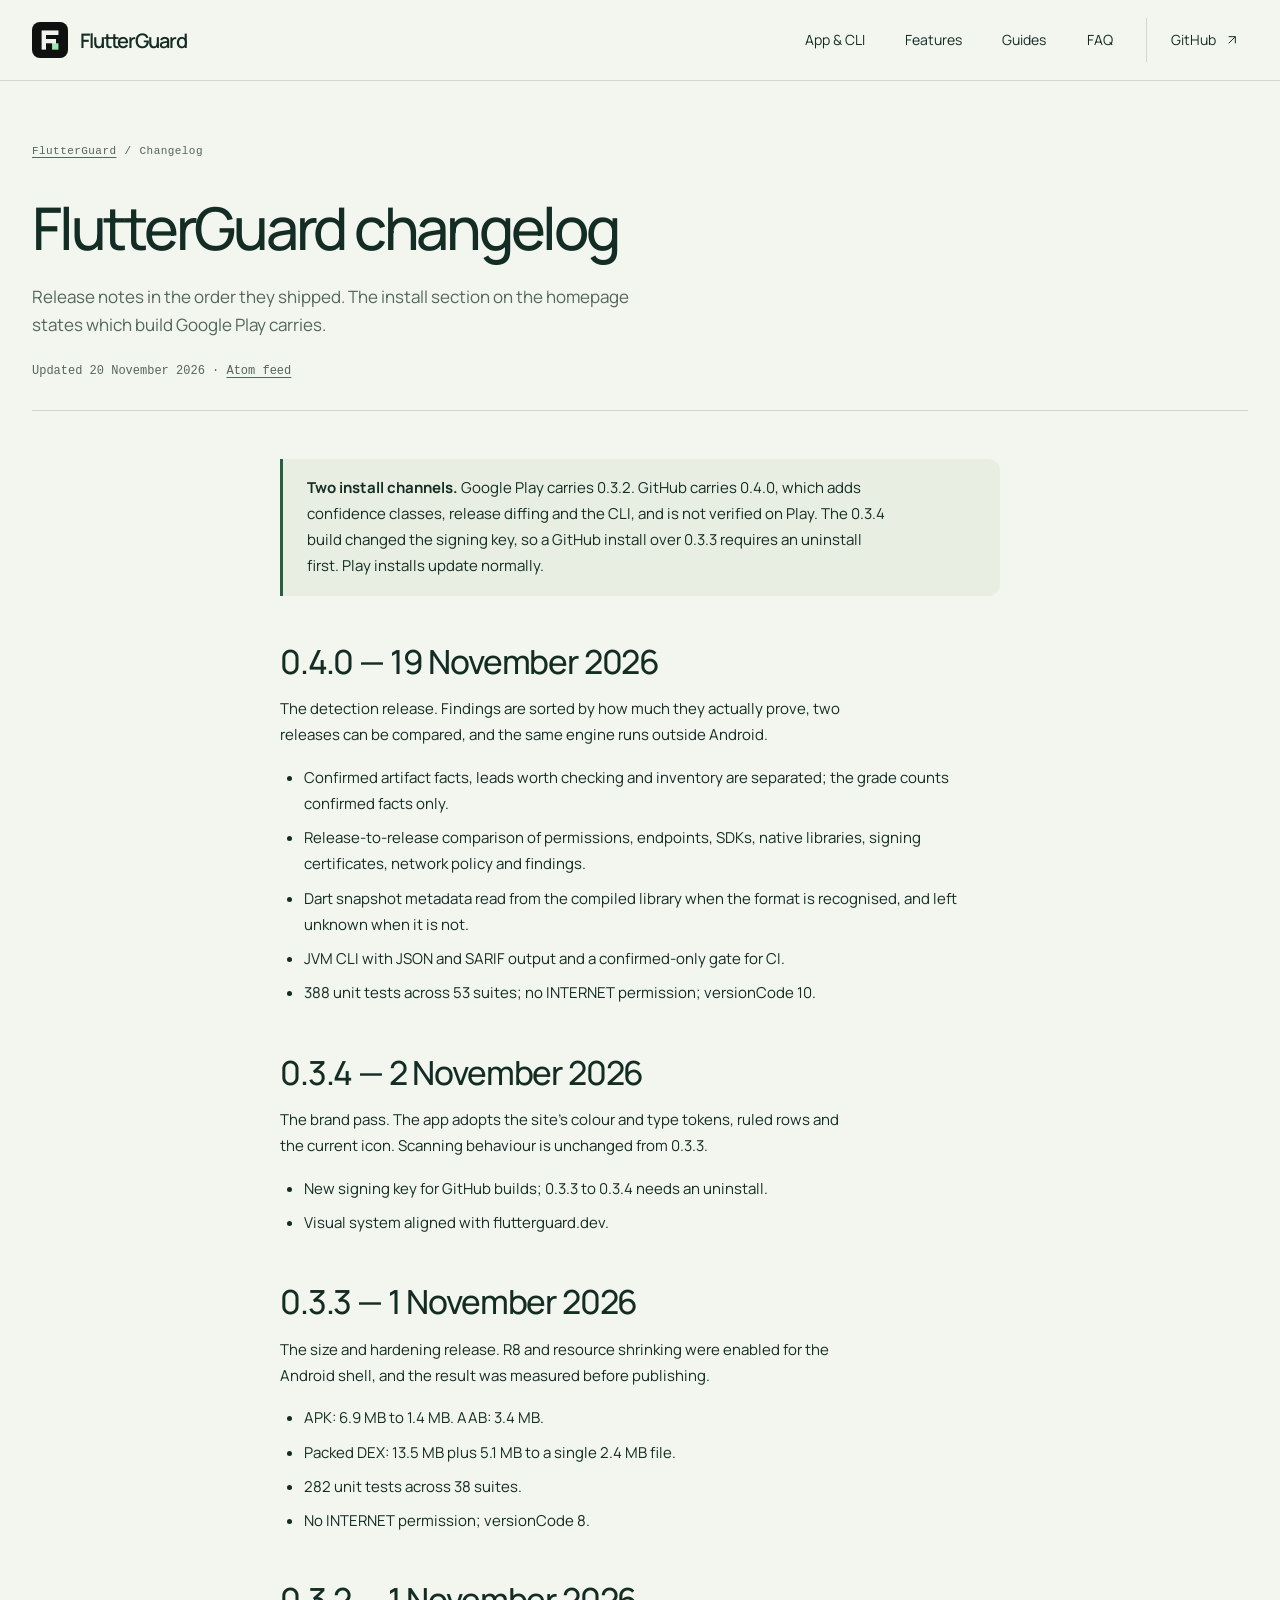
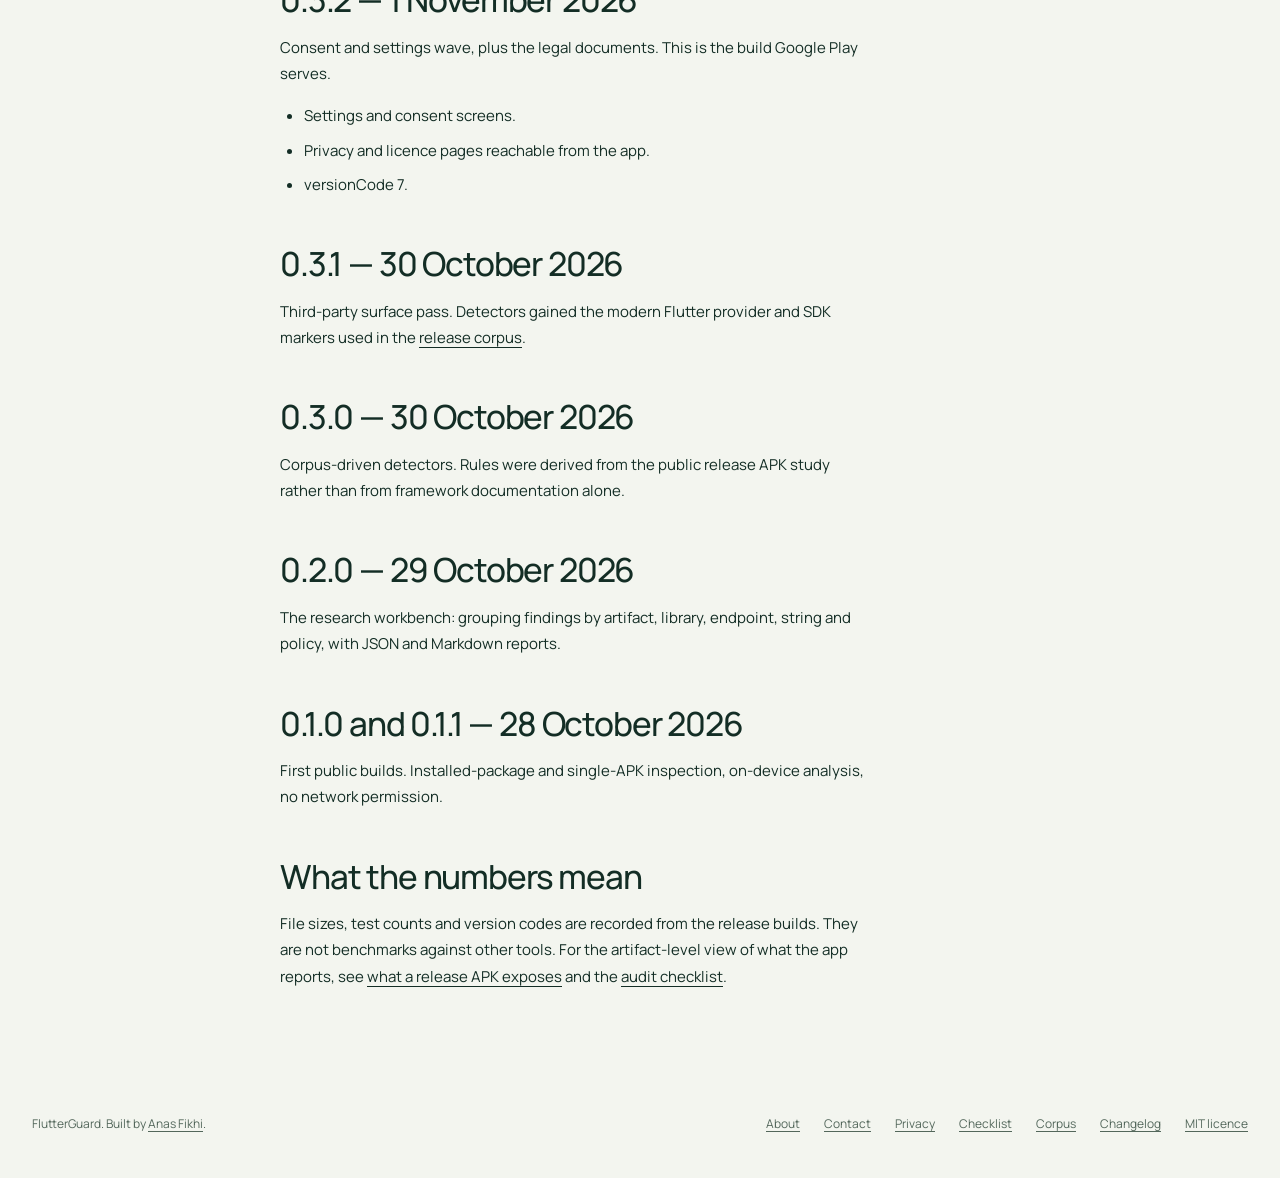
<file: changelog/index.html>
<!DOCTYPE html>
<html lang="en">
<head>
  <meta charset="utf-8">
  <meta name="viewport" content="width=device-width, initial-scale=1">
  <title>FlutterGuard changelog</title>
  <meta name="description" content="Dated release notes for FlutterGuard: scanning changes, build and signing updates, and which version Google Play currently carries.">
  <meta name="author" content="Anas Fikhi">
  <meta name="theme-color" content="#f3f5ef">
  <meta name="color-scheme" content="light">
  <meta name="robots" content="index, follow, max-image-preview:large">
  <link rel="canonical" href="https://flutterguard.dev/changelog/">
  <link rel="alternate" type="application/atom+xml" href="/feed.xml" title="FlutterGuard releases">
  <link rel="alternate" type="text/plain" href="/llms.txt" title="LLM-readable summary">
  <link rel="icon" href="/icon-192.png" type="image/png" sizes="192x192">
  <link rel="apple-touch-icon" href="/apple-touch-icon.png">
  <link rel="manifest" href="/site.webmanifest">
  <link rel="preload" href="/assets/fonts/manrope-latin.woff2" as="font" type="font/woff2" crossorigin>
  <link rel="stylesheet" href="/styles.css">
  <script src="/site.js" defer></script>
  <meta property="og:type" content="article">
  <meta property="og:site_name" content="FlutterGuard">
  <meta property="og:title" content="FlutterGuard changelog">
  <meta property="og:description" content="What changed in each FlutterGuard release, with dates and the build Google Play currently serves.">
  <meta property="og:url" content="https://flutterguard.dev/changelog/">
  <meta property="og:image" content="https://flutterguard.dev/og-image.png">
  <meta property="og:image:type" content="image/png">
  <meta property="og:image:width" content="1200">
  <meta property="og:image:height" content="630">
  <meta property="og:image:alt" content="FlutterGuard: see what ships in your Flutter app. Android, CLI and shared engine.">
  <meta property="og:locale" content="en_US">
  <meta property="article:published_time" content="2026-11-19">
  <meta property="article:modified_time" content="2026-11-19">
  <meta property="article:author" content="Anas Fikhi">
  <meta name="twitter:card" content="summary_large_image">
  <meta name="twitter:title" content="FlutterGuard changelog">
  <meta name="twitter:description" content="Dated release notes, including the build Google Play currently serves.">
  <meta name="twitter:image" content="https://flutterguard.dev/og-image.png">
  <script type="application/ld+json">
  {"@context":"https://schema.org","@type":"TechArticle","headline":"FlutterGuard changelog","description":"Dated release notes for FlutterGuard: scanning changes, build and signing updates, and which version Google Play currently carries.","url":"https://flutterguard.dev/changelog/","mainEntityOfPage":"https://flutterguard.dev/changelog/","datePublished":"2026-11-18","dateModified":"2026-11-19","inLanguage":"en","image":"https://flutterguard.dev/og-image.png","author":{"@type":"Person","name":"Anas Fikhi","url":"https://gwhyyy.com"},"publisher":{"@type":"Organization","name":"FlutterGuard","url":"https://flutterguard.dev/","logo":{"@type":"ImageObject","url":"https://flutterguard.dev/icon-512.png"}},"about":{"@type":"SoftwareApplication","name":"FlutterGuard","url":"https://flutterguard.dev/","applicationCategory":"SecurityApplication","operatingSystem":"Android 8.0+; source-built CLI requires JDK 17+"}}
  </script>
  <script type="application/ld+json">
  {"@context":"https://schema.org","@type":"BreadcrumbList","itemListElement":[{"@type":"ListItem","position":1,"name":"FlutterGuard","item":"https://flutterguard.dev/"},{"@type":"ListItem","position":2,"name":"Changelog","item":"https://flutterguard.dev/changelog/"}]}
  </script>
</head>
<body>
  <a class="skip-link" href="#main-content">Skip to content</a>
  <header class="site-header">
    <div class="container header-inner">
      <a class="brand" href="/" aria-label="FlutterGuard"><img src="/assets/app/icon-512.png" width="36" height="36" alt=""><span>FlutterGuard</span></a>
      <nav class="site-nav" aria-label="Primary">
        <a class="nav-section" href="/#get-started">App &amp; CLI</a>
        <a class="nav-section" href="/#features">Features</a>
        <a class="nav-section" href="/#guides">Guides</a>
        <a class="nav-section" href="/#faq">FAQ</a>
        <a class="nav-source" href="https://github.com/anasfik/FlutterGuard" target="_blank" rel="noopener noreferrer">GitHub <svg viewBox="0 0 24 24" fill="none" stroke="currentColor" stroke-width="1.5" aria-hidden="true"><path d="M7 17 17 7M7 7h10v10"/></svg><span class="sr-only"> (opens in a new tab)</span></a>
      </nav>
    </div>
  </header>

  <main id="main-content" tabindex="-1">
    <article>
      <header class="article-hero container">
        <nav class="breadcrumbs" aria-label="Breadcrumb"><a href="/">FlutterGuard</a><span aria-hidden="true">/</span><span aria-current="page">Changelog</span></nav>
        <h1>FlutterGuard changelog</h1>
        <p class="article-lead">Release notes in the order they shipped. The install section on the homepage states which build Google Play carries.</p>
        <p class="article-meta">Updated <time datetime="2026-11-20">20 November 2026</time> · <a href="/feed.xml">Atom feed</a></p>
      </header>

      <div class="article-body container">
        <div class="article-note"><p><strong>Two install channels.</strong> Google Play carries 0.3.2. GitHub carries 0.4.0, which adds confidence classes, release diffing and the CLI, and is not verified on Play. The 0.3.4 build changed the signing key, so a GitHub install over 0.3.3 requires an uninstall first. Play installs update normally.</p></div>

        <h2 id="v0-4-0">0.4.0 — 19 November 2026</h2>
        <p>The detection release. Findings are sorted by how much they actually prove, two releases can be compared, and the same engine runs outside Android.</p>
        <ul>
          <li>Confirmed artifact facts, leads worth checking and inventory are separated; the grade counts confirmed facts only.</li>
          <li>Release-to-release comparison of permissions, endpoints, SDKs, native libraries, signing certificates, network policy and findings.</li>
          <li>Dart snapshot metadata read from the compiled library when the format is recognised, and left unknown when it is not.</li>
          <li>JVM CLI with JSON and SARIF output and a confirmed-only gate for CI.</li>
          <li>388 unit tests across 53 suites; no INTERNET permission; versionCode 10.</li>
        </ul>

        <h2 id="v0-3-4">0.3.4 — 2 November 2026</h2>
        <p>The brand pass. The app adopts the site's colour and type tokens, ruled rows and the current icon. Scanning behaviour is unchanged from 0.3.3.</p>
        <ul>
          <li>New signing key for GitHub builds; 0.3.3 to 0.3.4 needs an uninstall.</li>
          <li>Visual system aligned with flutterguard.dev.</li>
        </ul>

        <h2 id="v0-3-3">0.3.3 — 1 November 2026</h2>
        <p>The size and hardening release. R8 and resource shrinking were enabled for the Android shell, and the result was measured before publishing.</p>
        <ul>
          <li>APK: 6.9 MB to 1.4 MB. AAB: 3.4 MB.</li>
          <li>Packed DEX: 13.5 MB plus 5.1 MB to a single 2.4 MB file.</li>
          <li>282 unit tests across 38 suites.</li>
          <li>No INTERNET permission; versionCode 8.</li>
        </ul>

        <h2 id="v0-3-2">0.3.2 — 1 November 2026</h2>
        <p>Consent and settings wave, plus the legal documents. This is the build Google Play serves.</p>
        <ul>
          <li>Settings and consent screens.</li>
          <li>Privacy and licence pages reachable from the app.</li>
          <li>versionCode 7.</li>
        </ul>

        <h2 id="v0-3-1">0.3.1 — 30 October 2026</h2>
        <p>Third-party surface pass. Detectors gained the modern Flutter provider and SDK markers used in the <a href="/flutter-release-corpus/">release corpus</a>.</p>

        <h2 id="v0-3-0">0.3.0 — 30 October 2026</h2>
        <p>Corpus-driven detectors. Rules were derived from the public release APK study rather than from framework documentation alone.</p>

        <h2 id="v0-2-0">0.2.0 — 29 October 2026</h2>
        <p>The research workbench: grouping findings by artifact, library, endpoint, string and policy, with JSON and Markdown reports.</p>

        <h2 id="v0-1-x">0.1.0 and 0.1.1 — 28 October 2026</h2>
        <p>First public builds. Installed-package and single-APK inspection, on-device analysis, no network permission.</p>

        <h2>What the numbers mean</h2>
        <p>File sizes, test counts and version codes are recorded from the release builds. They are not benchmarks against other tools. For the artifact-level view of what the app reports, see <a href="/flutter-security/">what a release APK exposes</a> and the <a href="/flutter-security-checklist/">audit checklist</a>.</p>
      </div>
    </article>
  </main>

  <footer class="site-footer container"><p>FlutterGuard. Built by <a href="https://gwhyyy.com" target="_blank" rel="noopener noreferrer">Anas Fikhi<span class="sr-only"> (opens in a new tab)</span></a>.</p><nav class="footer-links" aria-label="Site"><a href="/about/">About</a><a href="/contact/">Contact</a><a href="/privacy/">Privacy</a><a href="/flutter-security-checklist/">Checklist</a><a href="/flutter-release-corpus/">Corpus</a><a href="/changelog/">Changelog</a><a href="https://github.com/anasfik/FlutterGuard/blob/main/LICENSE" target="_blank" rel="noopener noreferrer">MIT licence<span class="sr-only"> (opens in a new tab)</span></a></nav></footer>
  <script defer src="https://static.cloudflareinsights.com/beacon.min.js" data-cf-beacon='{"token":"f9110d5432f446d6833224ec262cdd83"}'></script>
  <script defer src="/assets/app/posthog.js"></script>
</body>
</html>
</file>
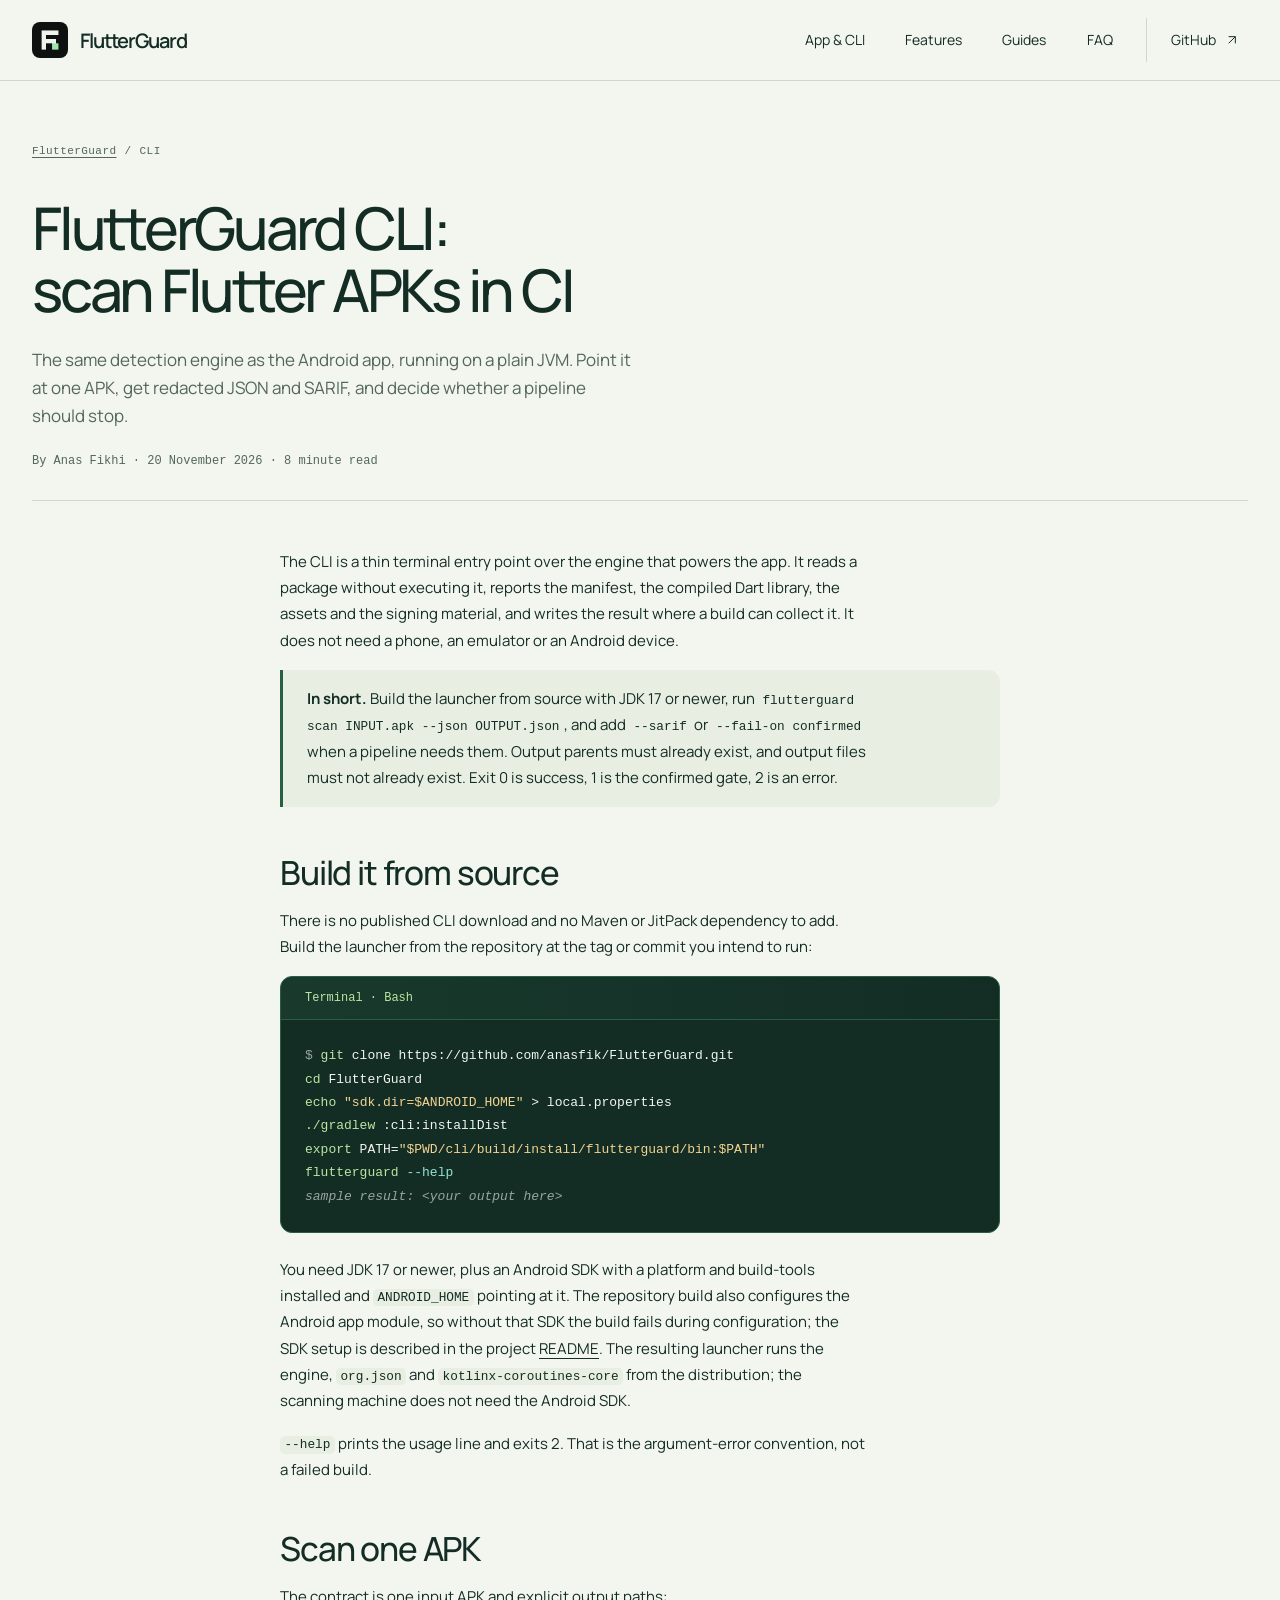
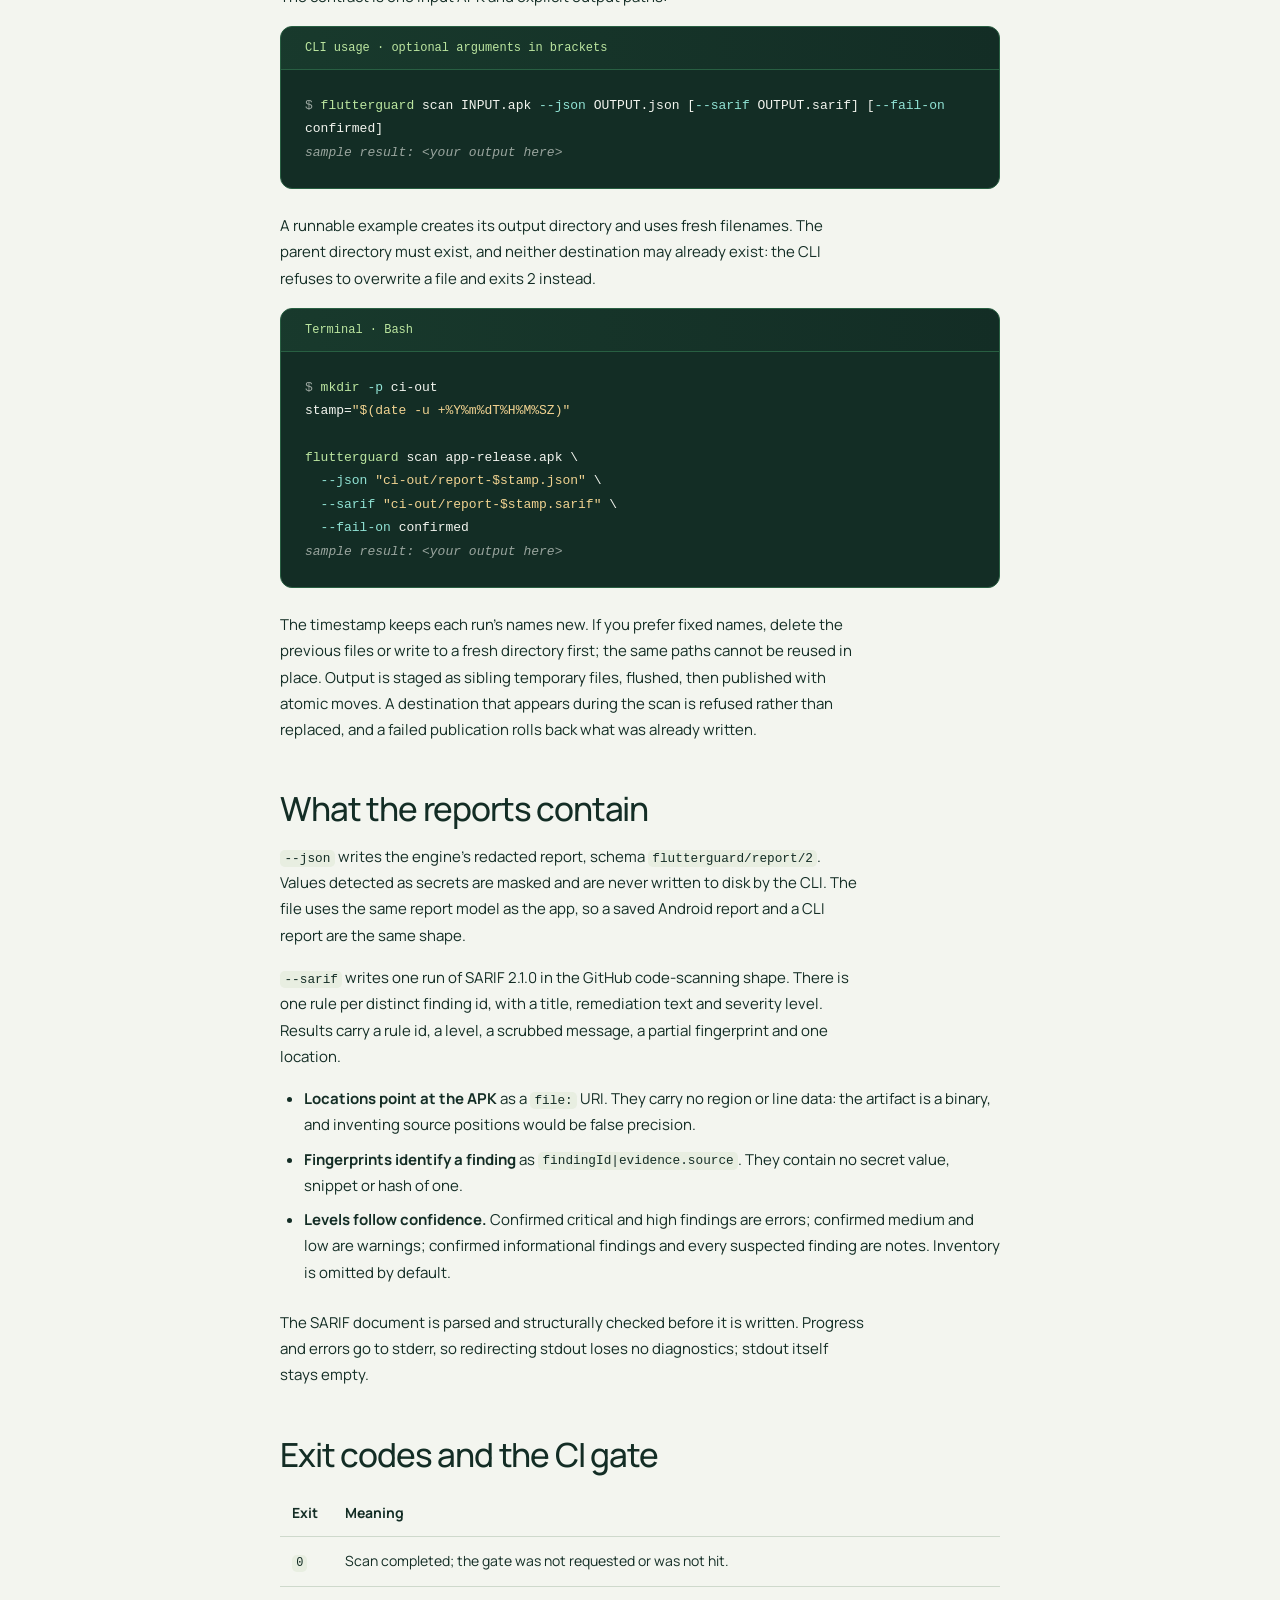
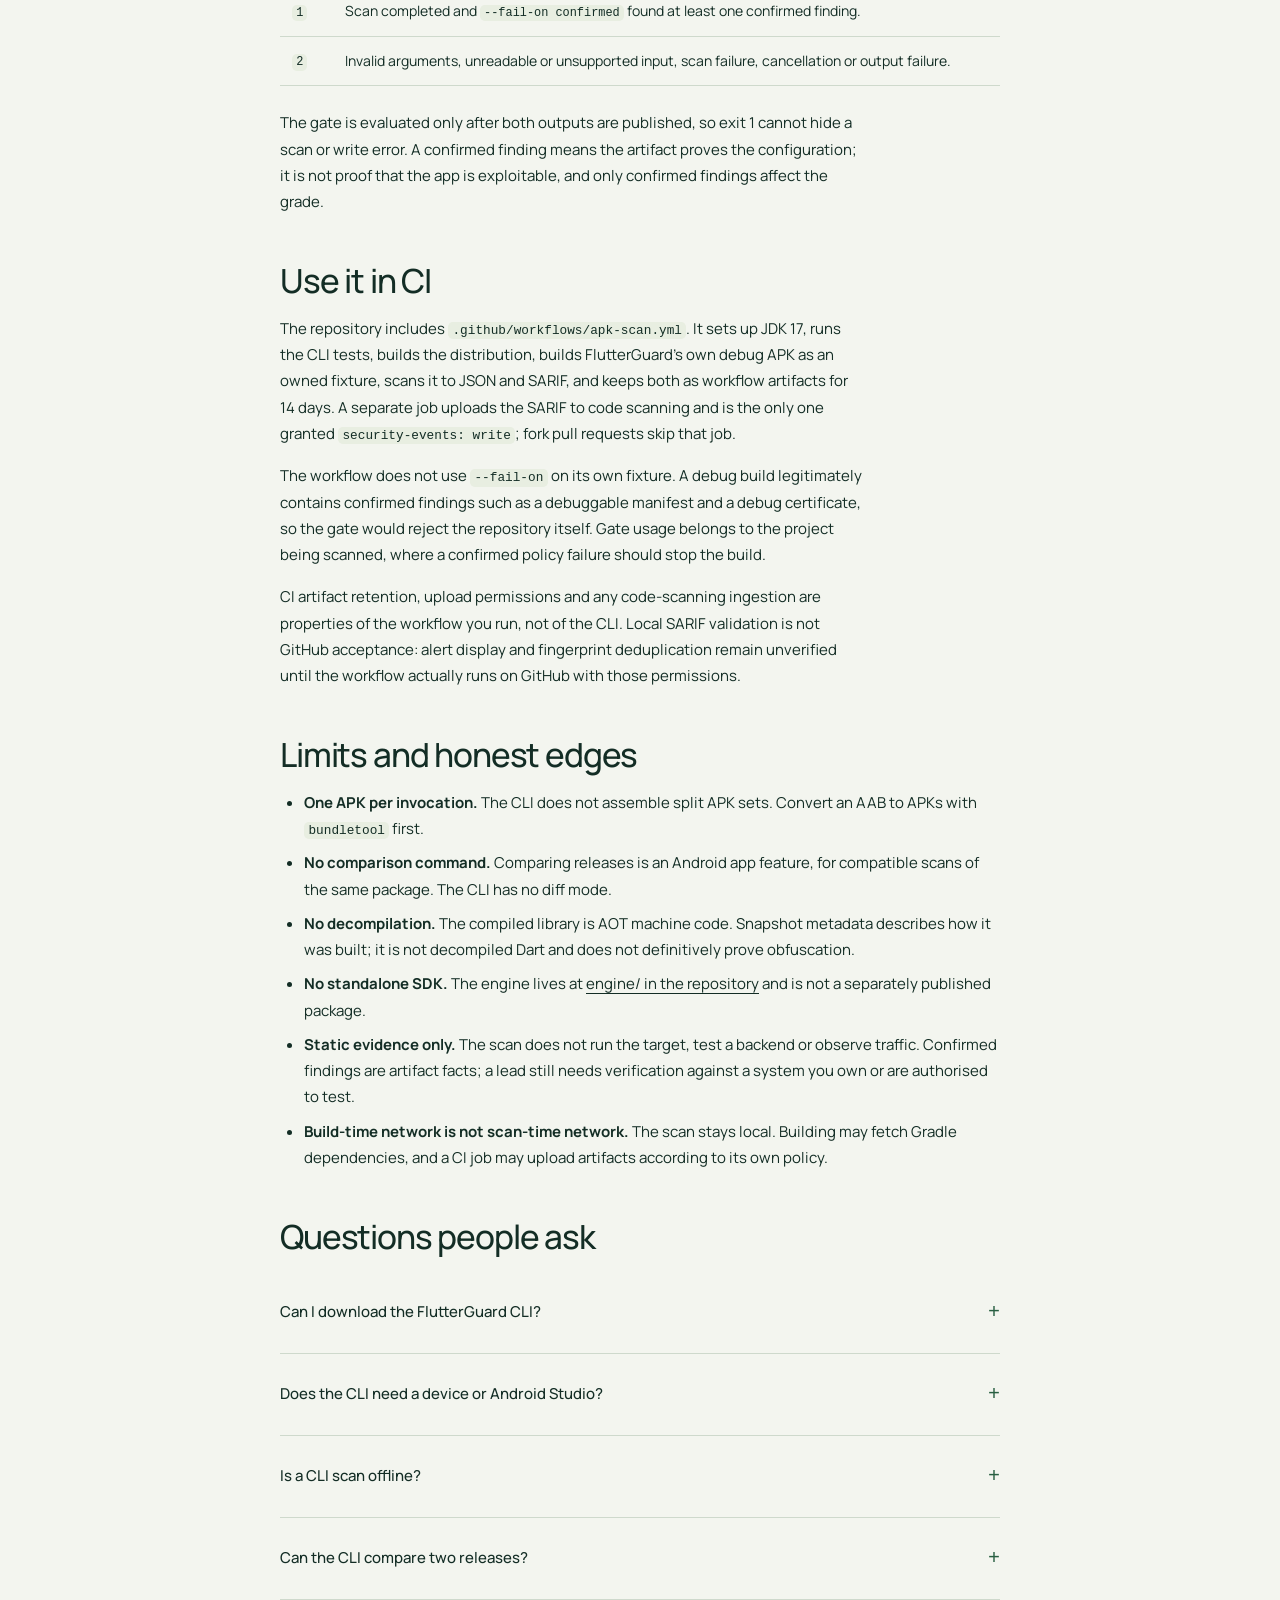
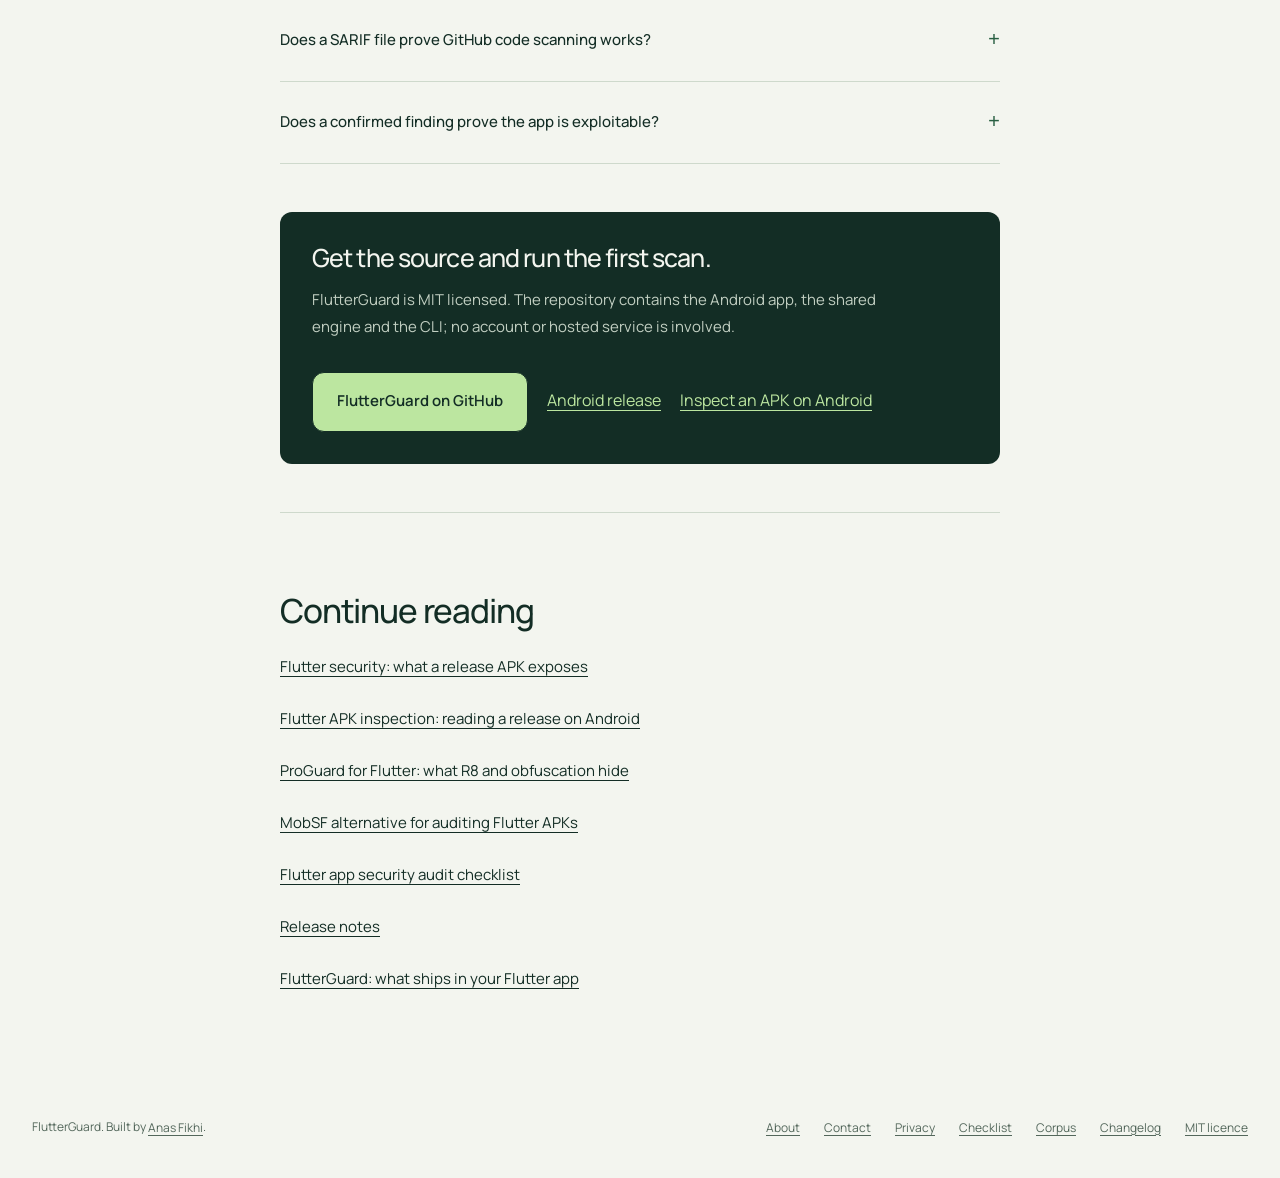
<file: cli/index.html>
<!DOCTYPE html>
<html lang="en">
<head>
  <meta charset="utf-8">
  <meta name="viewport" content="width=device-width, initial-scale=1">
  <title>FlutterGuard CLI: scan Flutter APKs in CI</title>
  <meta name="description" content="Build the FlutterGuard CLI from source, scan one APK to redacted JSON or SARIF 2.1.0, and gate a CI pipeline on confirmed findings.">
  <meta name="author" content="Anas Fikhi">
  <meta name="theme-color" content="#f3f5ef">
  <meta name="color-scheme" content="light">
  <meta name="robots" content="index, follow, max-image-preview:large">
  <link rel="canonical" href="https://flutterguard.dev/cli/">
  <link rel="alternate" type="text/plain" href="/llms.txt" title="LLM-readable summary">
  <link rel="icon" href="/icon-192.png" type="image/png" sizes="192x192">
  <link rel="apple-touch-icon" href="/apple-touch-icon.png">
  <link rel="manifest" href="/site.webmanifest">
  <link rel="preload" href="/assets/fonts/manrope-latin.woff2" as="font" type="font/woff2" crossorigin>
  <link rel="stylesheet" href="/styles.css">
  <script src="/site.js" defer></script>
  <meta property="og:type" content="article">
  <meta property="og:site_name" content="FlutterGuard">
  <meta property="og:title" content="FlutterGuard CLI: scan Flutter APKs in CI">
  <meta property="og:description" content="Build the launcher from source, scan one APK to redacted JSON or SARIF 2.1.0, and gate CI on confirmed findings.">
  <meta property="og:url" content="https://flutterguard.dev/cli/">
  <meta property="og:image" content="https://flutterguard.dev/og-image.png">
  <meta property="og:image:type" content="image/png">
  <meta property="og:image:width" content="1200">
  <meta property="og:image:height" content="630">
  <meta property="og:image:alt" content="FlutterGuard: see what ships in your Flutter app. Android, CLI and shared engine.">
  <meta property="og:locale" content="en_US">
  <meta property="article:published_time" content="2026-11-20">
  <meta property="article:modified_time" content="2026-11-20">
  <meta property="article:author" content="Anas Fikhi">
  <meta name="twitter:card" content="summary_large_image">
  <meta name="twitter:title" content="FlutterGuard CLI: scan Flutter APKs in CI">
  <meta name="twitter:description" content="The source-built CLI runs the same engine as the Android app and writes redacted JSON and SARIF for a terminal or pipeline.">
  <meta name="twitter:image" content="https://flutterguard.dev/og-image.png">
  <meta name="twitter:image:alt" content="FlutterGuard: see what ships in your Flutter app. Android, CLI and shared engine.">
  <script type="application/ld+json">
  {"@context":"https://schema.org","@type":"TechArticle","headline":"FlutterGuard CLI: scan Flutter APKs in CI","description":"Build the FlutterGuard CLI from source, scan one APK to redacted JSON or SARIF 2.1.0, and gate a CI pipeline on confirmed findings.","url":"https://flutterguard.dev/cli/","mainEntityOfPage":"https://flutterguard.dev/cli/","datePublished":"2026-11-20","dateModified":"2026-11-20","inLanguage":"en","image":"https://flutterguard.dev/og-image.png","author":{"@type":"Person","name":"Anas Fikhi","url":"https://gwhyyy.com"},"publisher":{"@type":"Organization","name":"FlutterGuard","url":"https://flutterguard.dev/","logo":{"@type":"ImageObject","url":"https://flutterguard.dev/icon-512.png"}},"about":{"@type":"SoftwareApplication","name":"FlutterGuard","url":"https://flutterguard.dev/","applicationCategory":"SecurityApplication","operatingSystem":"Android 8.0+; source-built CLI requires JDK 17+"}}
  </script>
  <script type="application/ld+json">
  {"@context":"https://schema.org","@type":"BreadcrumbList","itemListElement":[{"@type":"ListItem","position":1,"name":"FlutterGuard","item":"https://flutterguard.dev/"},{"@type":"ListItem","position":2,"name":"CLI","item":"https://flutterguard.dev/cli/"}]}
  </script>
  <script type="application/ld+json">
  {"@context":"https://schema.org","@type":"FAQPage","mainEntity":[{"@type":"Question","name":"Can I download the FlutterGuard CLI?","acceptedAnswer":{"@type":"Answer","text":"No published CLI distribution is established. Build the launcher from the repository. The GitHub release provides the Android app, and there is no Maven or JitPack package for the engine."}},{"@type":"Question","name":"Does the CLI need a device or Android Studio?","acceptedAnswer":{"@type":"Answer","text":"The launcher runs on a JVM with JDK 17 or newer and needs no Android device or emulator. The repository build also configures the Android app module, so use the Android SDK setup described in the project README."}},{"@type":"Question","name":"Is a CLI scan offline?","acceptedAnswer":{"@type":"Answer","text":"The scan itself is local and the report is written where you point it. Building the project may download Gradle dependencies, and a CI job uploads artifacts only if its own workflow says so."}},{"@type":"Question","name":"Can the CLI compare two releases?","acceptedAnswer":{"@type":"Answer","text":"No CLI comparison command exists. Release comparisons happen in the Android app, for compatible scans of the same package."}},{"@type":"Question","name":"Does a SARIF file prove GitHub code scanning works?","acceptedAnswer":{"@type":"Answer","text":"No. The CLI validates the SARIF document before writing it, but GitHub security-tab ingestion, alert display and fingerprint deduplication are unverified until the workflow runs on GitHub with the required permissions."}},{"@type":"Question","name":"Does a confirmed finding prove the app is exploitable?","acceptedAnswer":{"@type":"Answer","text":"No. Confirmed means the artifact proves the configuration. It is not an exploitability verdict, and only confirmed findings affect the grade."}}]}
  </script>
</head>
<body>
  <a class="skip-link" href="#main-content">Skip to content</a>
  <header class="site-header">
    <div class="container header-inner">
      <a class="brand" href="/" aria-label="FlutterGuard"><img src="/assets/app/icon-512.png" width="36" height="36" alt=""><span>FlutterGuard</span></a>
      <nav class="site-nav" aria-label="Primary">
        <a class="nav-section" href="/#get-started">App &amp; CLI</a>
        <a class="nav-section" href="/#features">Features</a>
        <a class="nav-section" href="/#guides">Guides</a>
        <a class="nav-section" href="/#faq">FAQ</a>
        <a class="nav-source" href="https://github.com/anasfik/FlutterGuard" target="_blank" rel="noopener noreferrer">GitHub <svg viewBox="0 0 24 24" fill="none" stroke="currentColor" stroke-width="1.5" aria-hidden="true"><path d="M7 17 17 7M7 7h10v10"/></svg><span class="sr-only"> (opens in a new tab)</span></a>
      </nav>
    </div>
  </header>

  <main id="main-content" tabindex="-1">
    <article>
      <header class="article-hero container">
        <nav class="breadcrumbs" aria-label="Breadcrumb"><a href="/">FlutterGuard</a><span aria-hidden="true">/</span><span aria-current="page">CLI</span></nav>
        <h1>FlutterGuard CLI: scan Flutter APKs in CI</h1>
        <p class="article-lead">The same detection engine as the Android app, running on a plain JVM. Point it at one APK, get redacted JSON and SARIF, and decide whether a pipeline should stop.</p>
        <p class="article-meta">By Anas Fikhi · <time datetime="2026-11-20">20 November 2026</time> · 8 minute read</p>
      </header>

      <div class="article-body container">
        <p>The CLI is a thin terminal entry point over the engine that powers the app. It reads a package without executing it, reports the manifest, the compiled Dart library, the assets and the signing material, and writes the result where a build can collect it. It does not need a phone, an emulator or an Android device.</p>

        <div class="article-note"><p><strong>In short.</strong> Build the launcher from source with JDK 17 or newer, run <code>flutterguard scan INPUT.apk --json OUTPUT.json</code>, and add <code>--sarif</code> or <code>--fail-on confirmed</code> when a pipeline needs them. Output parents must already exist, and output files must not already exist. Exit 0 is success, 1 is the confirmed gate, 2 is an error.</p></div>

        <h2>Build it from source</h2>
        <p>There is no published CLI download and no Maven or JitPack dependency to add. Build the launcher from the repository at the tag or commit you intend to run:</p>
        <pre class="code-panel terminal" data-language="shell" data-title="Terminal · Bash" tabindex="0"><code><span class="prompt" aria-hidden="true">$ </span><span class="syntax-token command">git</span> clone https://github.com/anasfik/FlutterGuard.git
<span class="syntax-token command">cd</span> FlutterGuard
<span class="syntax-token command">echo</span> <span class="syntax-token string">"sdk.dir=$ANDROID_HOME"</span> &gt; local.properties
<span class="syntax-token command">./gradlew</span> :cli:installDist
<span class="syntax-token command">export</span> PATH=<span class="syntax-token string">"$PWD/cli/build/install/flutterguard/bin:$PATH"</span>
<span class="syntax-token command">flutterguard</span> <span class="syntax-token flag">--help</span>
<span class="sample-result">sample result: &lt;your output here&gt;</span></code></pre>
        <p>You need JDK 17 or newer, plus an Android SDK with a platform and build-tools installed and <code>ANDROID_HOME</code> pointing at it. The repository build also configures the Android app module, so without that SDK the build fails during configuration; the SDK setup is described in the project <a href="https://github.com/anasfik/FlutterGuard#built-for-developers" target="_blank" rel="noopener noreferrer">README<span class="sr-only"> (opens in a new tab)</span></a>. The resulting launcher runs the engine, <code>org.json</code> and <code>kotlinx-coroutines-core</code> from the distribution; the scanning machine does not need the Android SDK.</p>
        <p><code>--help</code> prints the usage line and exits 2. That is the argument-error convention, not a failed build.</p>

        <h2>Scan one APK</h2>
        <p>The contract is one input APK and explicit output paths:</p>
        <pre class="code-panel terminal" data-language="shell" data-title="CLI usage · optional arguments in brackets" tabindex="0"><code><span class="prompt" aria-hidden="true">$ </span><span class="syntax-token command">flutterguard</span> scan INPUT.apk <span class="syntax-token flag">--json</span> OUTPUT.json [<span class="syntax-token flag">--sarif</span> OUTPUT.sarif] [<span class="syntax-token flag">--fail-on</span> confirmed]
<span class="sample-result">sample result: &lt;your output here&gt;</span></code></pre>
        <p>A runnable example creates its output directory and uses fresh filenames. The parent directory must exist, and neither destination may already exist: the CLI refuses to overwrite a file and exits 2 instead.</p>
        <pre class="code-panel terminal" data-language="shell" data-title="Terminal · Bash" tabindex="0"><code><span class="prompt" aria-hidden="true">$ </span><span class="syntax-token command">mkdir</span> <span class="syntax-token flag">-p</span> ci-out
stamp=<span class="syntax-token string">"$(date -u +%Y%m%dT%H%M%SZ)"</span>

<span class="syntax-token command">flutterguard</span> scan app-release.apk \
  <span class="syntax-token flag">--json</span> <span class="syntax-token string">"ci-out/report-$stamp.json"</span> \
  <span class="syntax-token flag">--sarif</span> <span class="syntax-token string">"ci-out/report-$stamp.sarif"</span> \
  <span class="syntax-token flag">--fail-on</span> confirmed
<span class="sample-result">sample result: &lt;your output here&gt;</span></code></pre>
        <p>The timestamp keeps each run's names new. If you prefer fixed names, delete the previous files or write to a fresh directory first; the same paths cannot be reused in place. Output is staged as sibling temporary files, flushed, then published with atomic moves. A destination that appears during the scan is refused rather than replaced, and a failed publication rolls back what was already written.</p>

        <h2>What the reports contain</h2>
        <p><code>--json</code> writes the engine's redacted report, schema <code>flutterguard/report/2</code>. Values detected as secrets are masked and are never written to disk by the CLI. The file uses the same report model as the app, so a saved Android report and a CLI report are the same shape.</p>
        <p><code>--sarif</code> writes one run of SARIF 2.1.0 in the GitHub code-scanning shape. There is one rule per distinct finding id, with a title, remediation text and severity level. Results carry a rule id, a level, a scrubbed message, a partial fingerprint and one location.</p>
        <ul>
          <li><strong>Locations point at the APK</strong> as a <code>file:</code> URI. They carry no region or line data: the artifact is a binary, and inventing source positions would be false precision.</li>
          <li><strong>Fingerprints identify a finding</strong> as <code>findingId|evidence.source</code>. They contain no secret value, snippet or hash of one.</li>
          <li><strong>Levels follow confidence.</strong> Confirmed critical and high findings are errors; confirmed medium and low are warnings; confirmed informational findings and every suspected finding are notes. Inventory is omitted by default.</li>
        </ul>
        <p>The SARIF document is parsed and structurally checked before it is written. Progress and errors go to stderr, so redirecting stdout loses no diagnostics; stdout itself stays empty.</p>

        <h2>Exit codes and the CI gate</h2>
        <table>
          <thead><tr><th>Exit</th><th>Meaning</th></tr></thead>
          <tbody>
            <tr><td><code>0</code></td><td>Scan completed; the gate was not requested or was not hit.</td></tr>
            <tr><td><code>1</code></td><td>Scan completed and <code>--fail-on confirmed</code> found at least one confirmed finding.</td></tr>
            <tr><td><code>2</code></td><td>Invalid arguments, unreadable or unsupported input, scan failure, cancellation or output failure.</td></tr>
          </tbody>
        </table>
        <p>The gate is evaluated only after both outputs are published, so exit 1 cannot hide a scan or write error. A confirmed finding means the artifact proves the configuration; it is not proof that the app is exploitable, and only confirmed findings affect the grade.</p>

        <h2>Use it in CI</h2>
        <p>The repository includes <code>.github/workflows/apk-scan.yml</code>. It sets up JDK 17, runs the CLI tests, builds the distribution, builds FlutterGuard's own debug APK as an owned fixture, scans it to JSON and SARIF, and keeps both as workflow artifacts for 14 days. A separate job uploads the SARIF to code scanning and is the only one granted <code>security-events: write</code>; fork pull requests skip that job.</p>
        <p>The workflow does not use <code>--fail-on</code> on its own fixture. A debug build legitimately contains confirmed findings such as a debuggable manifest and a debug certificate, so the gate would reject the repository itself. Gate usage belongs to the project being scanned, where a confirmed policy failure should stop the build.</p>
        <p>CI artifact retention, upload permissions and any code-scanning ingestion are properties of the workflow you run, not of the CLI. Local SARIF validation is not GitHub acceptance: alert display and fingerprint deduplication remain unverified until the workflow actually runs on GitHub with those permissions.</p>

        <h2>Limits and honest edges</h2>
        <ul>
          <li><strong>One APK per invocation.</strong> The CLI does not assemble split APK sets. Convert an AAB to APKs with <code>bundletool</code> first.</li>
          <li><strong>No comparison command.</strong> Comparing releases is an Android app feature, for compatible scans of the same package. The CLI has no diff mode.</li>
          <li><strong>No decompilation.</strong> The compiled library is AOT machine code. Snapshot metadata describes how it was built; it is not decompiled Dart and does not definitively prove obfuscation.</li>
          <li><strong>No standalone SDK.</strong> The engine lives at <a href="https://github.com/anasfik/FlutterGuard/tree/main/engine" target="_blank" rel="noopener noreferrer">engine/ in the repository<span class="sr-only"> (opens in a new tab)</span></a> and is not a separately published package.</li>
          <li><strong>Static evidence only.</strong> The scan does not run the target, test a backend or observe traffic. Confirmed findings are artifact facts; a lead still needs verification against a system you own or are authorised to test.</li>
          <li><strong>Build-time network is not scan-time network.</strong> The scan stays local. Building may fetch Gradle dependencies, and a CI job may upload artifacts according to its own policy.</li>
        </ul>

        <h2>Questions people ask</h2>
        <div class="faq-list">
          <details><summary>Can I download the FlutterGuard CLI?</summary><p>No published CLI distribution is established. Build the launcher from the repository. The GitHub release provides the Android app, and there is no Maven or JitPack package for the engine.</p></details>
          <details><summary>Does the CLI need a device or Android Studio?</summary><p>The launcher runs on a JVM with JDK 17 or newer and needs no Android device or emulator. The repository build also configures the Android app module, so use the Android SDK setup described in the project README.</p></details>
          <details><summary>Is a CLI scan offline?</summary><p>The scan itself is local and the report is written where you point it. Building the project may download Gradle dependencies, and a CI job uploads artifacts only if its own workflow says so.</p></details>
          <details><summary>Can the CLI compare two releases?</summary><p>No CLI comparison command exists. Release comparisons happen in the Android app, for compatible scans of the same package.</p></details>
          <details><summary>Does a SARIF file prove GitHub code scanning works?</summary><p>No. The CLI validates the SARIF document before writing it, but GitHub security-tab ingestion, alert display and fingerprint deduplication are unverified until the workflow runs on GitHub with the required permissions.</p></details>
          <details><summary>Does a confirmed finding prove the app is exploitable?</summary><p>No. Confirmed means the artifact proves the configuration. It is not an exploitability verdict, and only confirmed findings affect the grade.</p></details>
        </div>

        <div class="article-cta">
          <h2>Get the source and run the first scan.</h2>
          <p>FlutterGuard is MIT licensed. The repository contains the Android app, the shared engine and the CLI; no account or hosted service is involved.</p>
          <a class="button" href="https://github.com/anasfik/FlutterGuard" target="_blank" rel="noopener noreferrer">FlutterGuard on GitHub<span class="sr-only"> (opens in a new tab)</span></a>
          <a class="quiet" href="https://github.com/anasfik/FlutterGuard/releases/latest" target="_blank" rel="noopener noreferrer">Android release<span class="sr-only"> (opens in a new tab)</span></a>
          <a class="quiet" href="/flutter-apk-inspection/">Inspect an APK on Android</a>
        </div>

        <nav class="article-related" aria-label="Related guides">
          <h2>Continue reading</h2>
          <ul>
            <li><a href="/flutter-security/">Flutter security: what a release APK exposes</a></li>
            <li><a href="/flutter-apk-inspection/">Flutter APK inspection: reading a release on Android</a></li>
            <li><a href="/proguard-flutter/">ProGuard for Flutter: what R8 and obfuscation hide</a></li>
            <li><a href="/mobsf-alternative/">MobSF alternative for auditing Flutter APKs</a></li>
            <li><a href="/flutter-security-checklist/">Flutter app security audit checklist</a></li>
            <li><a href="/changelog/">Release notes</a></li>
            <li><a href="/">FlutterGuard: what ships in your Flutter app</a></li>
          </ul>
        </nav>
      </div>
    </article>
  </main>

  <footer class="site-footer container"><p>FlutterGuard. Built by <a href="https://gwhyyy.com" target="_blank" rel="noopener noreferrer">Anas Fikhi<span class="sr-only"> (opens in a new tab)</span></a>.</p><nav class="footer-links" aria-label="Site"><a href="/about/">About</a><a href="/contact/">Contact</a><a href="/privacy/">Privacy</a><a href="/flutter-security-checklist/">Checklist</a><a href="/flutter-release-corpus/">Corpus</a><a href="/changelog/">Changelog</a><a href="https://github.com/anasfik/FlutterGuard/blob/main/LICENSE" target="_blank" rel="noopener noreferrer">MIT licence<span class="sr-only"> (opens in a new tab)</span></a></nav></footer>
  <script defer src="https://static.cloudflareinsights.com/beacon.min.js" data-cf-beacon='{"token":"f9110d5432f446d6833224ec262cdd83"}'></script>
  <script defer src="/assets/app/posthog.js"></script>
</body>
</html>
</file>
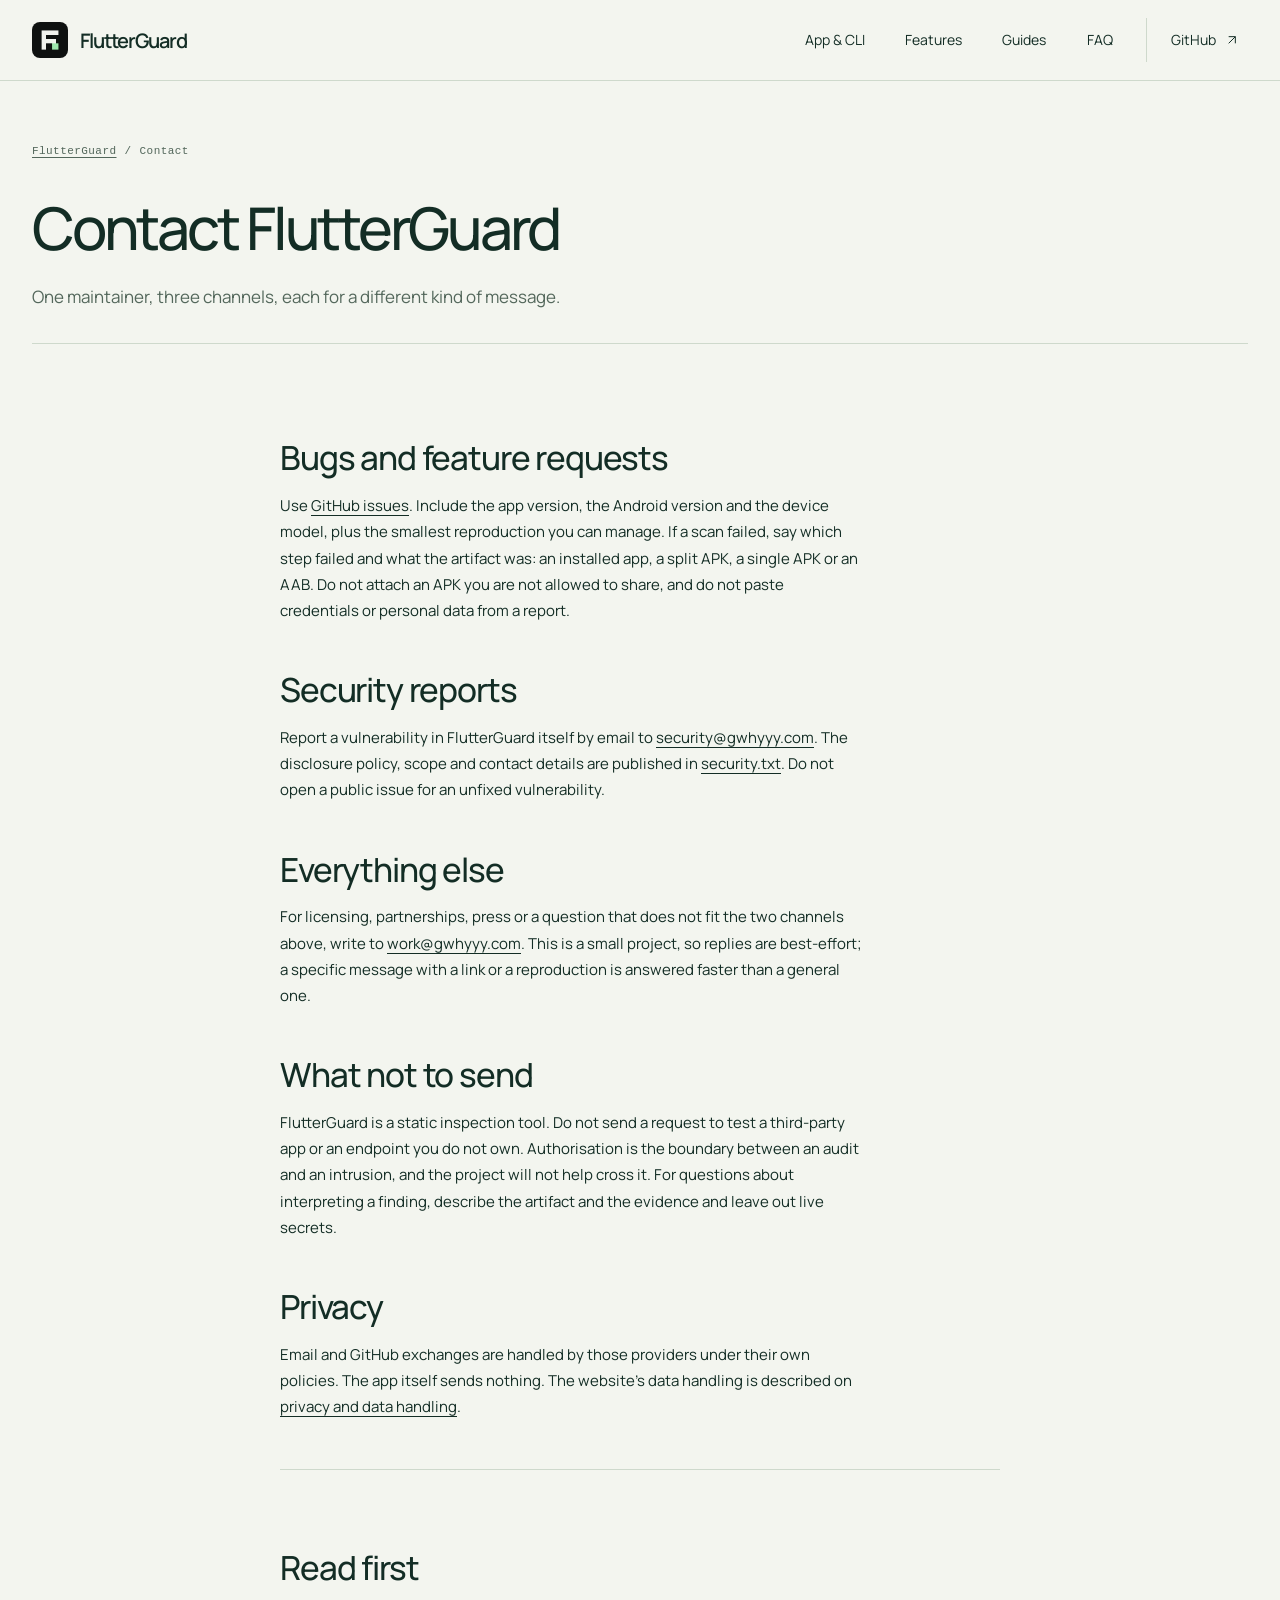
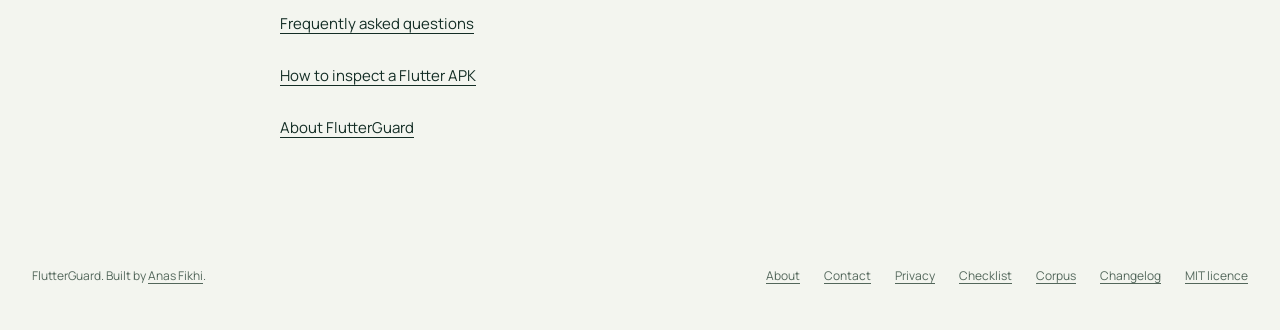
<file: contact/index.html>
<!DOCTYPE html>
<html lang="en">
<head>
  <meta charset="utf-8">
  <meta name="viewport" content="width=device-width, initial-scale=1">
  <title>Contact FlutterGuard</title>
  <meta name="description" content="Report a bug, request a feature or send a security report for FlutterGuard. Direct email, GitHub issues and the disclosure policy in one place.">
  <meta name="author" content="Anas Fikhi">
  <meta name="theme-color" content="#f3f5ef">
  <meta name="color-scheme" content="light">
  <meta name="robots" content="index, follow, max-image-preview:large">
  <link rel="canonical" href="https://flutterguard.dev/contact/">
  <link rel="alternate" type="text/plain" href="/llms.txt" title="LLM-readable summary">
  <link rel="icon" href="/icon-192.png" type="image/png" sizes="192x192">
  <link rel="apple-touch-icon" href="/apple-touch-icon.png">
  <link rel="manifest" href="/site.webmanifest">
  <link rel="preload" href="/assets/fonts/manrope-latin.woff2" as="font" type="font/woff2" crossorigin>
  <link rel="stylesheet" href="/styles.css">
  <script src="/site.js" defer></script>
  <meta property="og:type" content="website">
  <meta property="og:site_name" content="FlutterGuard">
  <meta property="og:title" content="Contact FlutterGuard">
  <meta property="og:description" content="Bugs, features and security reports for the FlutterGuard Android app and this site.">
  <meta property="og:url" content="https://flutterguard.dev/contact/">
  <meta property="og:image" content="https://flutterguard.dev/og-image.png">
  <meta property="og:image:type" content="image/png">
  <meta property="og:image:width" content="1200">
  <meta property="og:image:height" content="630">
  <meta property="og:image:alt" content="FlutterGuard: see what ships in your Flutter app. Android, CLI and shared engine.">
  <meta name="twitter:card" content="summary_large_image">
  <meta name="twitter:title" content="Contact FlutterGuard">
  <meta name="twitter:description" content="Bugs, features and security reports for the FlutterGuard Android app and this site.">
  <meta name="twitter:image" content="https://flutterguard.dev/og-image.png">
  <script type="application/ld+json">
  {"@context":"https://schema.org","@type":"ContactPage","name":"Contact FlutterGuard","url":"https://flutterguard.dev/contact/","description":"Report a bug, request a feature or send a security report for FlutterGuard.","inLanguage":"en","isPartOf":{"@type":"WebSite","name":"FlutterGuard","url":"https://flutterguard.dev/"}}
  </script>
</head>
<body>
  <a class="skip-link" href="#main-content">Skip to content</a>
  <header class="site-header">
    <div class="container header-inner">
      <a class="brand" href="/" aria-label="FlutterGuard"><img src="/assets/app/icon-512.png" width="36" height="36" alt=""><span>FlutterGuard</span></a>
      <nav class="site-nav" aria-label="Primary">
        <a class="nav-section" href="/#get-started">App &amp; CLI</a>
        <a class="nav-section" href="/#features">Features</a>
        <a class="nav-section" href="/#guides">Guides</a>
        <a class="nav-section" href="/#faq">FAQ</a>
        <a class="nav-source" href="https://github.com/anasfik/FlutterGuard" target="_blank" rel="noopener noreferrer">GitHub <svg viewBox="0 0 24 24" fill="none" stroke="currentColor" stroke-width="1.5" aria-hidden="true"><path d="M7 17 17 7M7 7h10v10"/></svg><span class="sr-only"> (opens in a new tab)</span></a>
      </nav>
    </div>
  </header>

  <main id="main-content" tabindex="-1">
    <article>
      <header class="article-hero container">
        <nav class="breadcrumbs" aria-label="Breadcrumb"><a href="/">FlutterGuard</a><span aria-hidden="true">/</span><span aria-current="page">Contact</span></nav>
        <h1>Contact FlutterGuard</h1>
        <p class="article-lead">One maintainer, three channels, each for a different kind of message.</p>
      </header>

      <div class="article-body container">
        <h2>Bugs and feature requests</h2>
        <p>Use <a href="https://github.com/anasfik/FlutterGuard/issues" target="_blank" rel="noopener noreferrer">GitHub issues<span class="sr-only"> (opens in a new tab)</span></a>. Include the app version, the Android version and the device model, plus the smallest reproduction you can manage. If a scan failed, say which step failed and what the artifact was: an installed app, a split APK, a single APK or an AAB. Do not attach an APK you are not allowed to share, and do not paste credentials or personal data from a report.</p>

        <h2>Security reports</h2>
        <p>Report a vulnerability in FlutterGuard itself by email to <a href="mailto:security@gwhyyy.com">security@gwhyyy.com</a>. The disclosure policy, scope and contact details are published in <a href="/.well-known/security.txt">security.txt</a>. Do not open a public issue for an unfixed vulnerability.</p>

        <h2>Everything else</h2>
        <p>For licensing, partnerships, press or a question that does not fit the two channels above, write to <a href="mailto:work@gwhyyy.com">work@gwhyyy.com</a>. This is a small project, so replies are best-effort; a specific message with a link or a reproduction is answered faster than a general one.</p>

        <h2>What not to send</h2>
        <p>FlutterGuard is a static inspection tool. Do not send a request to test a third-party app or an endpoint you do not own. Authorisation is the boundary between an audit and an intrusion, and the project will not help cross it. For questions about interpreting a finding, describe the artifact and the evidence and leave out live secrets.</p>

        <h2>Privacy</h2>
        <p>Email and GitHub exchanges are handled by those providers under their own policies. The app itself sends nothing. The website's data handling is described on <a href="/privacy/">privacy and data handling</a>.</p>

        <div class="article-related">
          <h2>Read first</h2>
          <ul>
            <li><a href="/#faq">Frequently asked questions</a></li>
            <li><a href="/flutter-apk-inspection/">How to inspect a Flutter APK</a></li>
            <li><a href="/about/">About FlutterGuard</a></li>
          </ul>
        </div>
      </div>
    </article>
  </main>

  <footer class="site-footer container"><p>FlutterGuard. Built by <a href="https://gwhyyy.com" target="_blank" rel="noopener noreferrer">Anas Fikhi<span class="sr-only"> (opens in a new tab)</span></a>.</p><nav class="footer-links" aria-label="Site"><a href="/about/">About</a><a href="/contact/">Contact</a><a href="/privacy/">Privacy</a><a href="/flutter-security-checklist/">Checklist</a><a href="/flutter-release-corpus/">Corpus</a><a href="/changelog/">Changelog</a><a href="https://github.com/anasfik/FlutterGuard/blob/main/LICENSE" target="_blank" rel="noopener noreferrer">MIT licence<span class="sr-only"> (opens in a new tab)</span></a></nav></footer>
  <script defer src="https://static.cloudflareinsights.com/beacon.min.js" data-cf-beacon='{"token":"f9110d5432f446d6833224ec262cdd83"}'></script>
  <script defer src="/assets/app/posthog.js"></script>
</body>
</html>
</file>
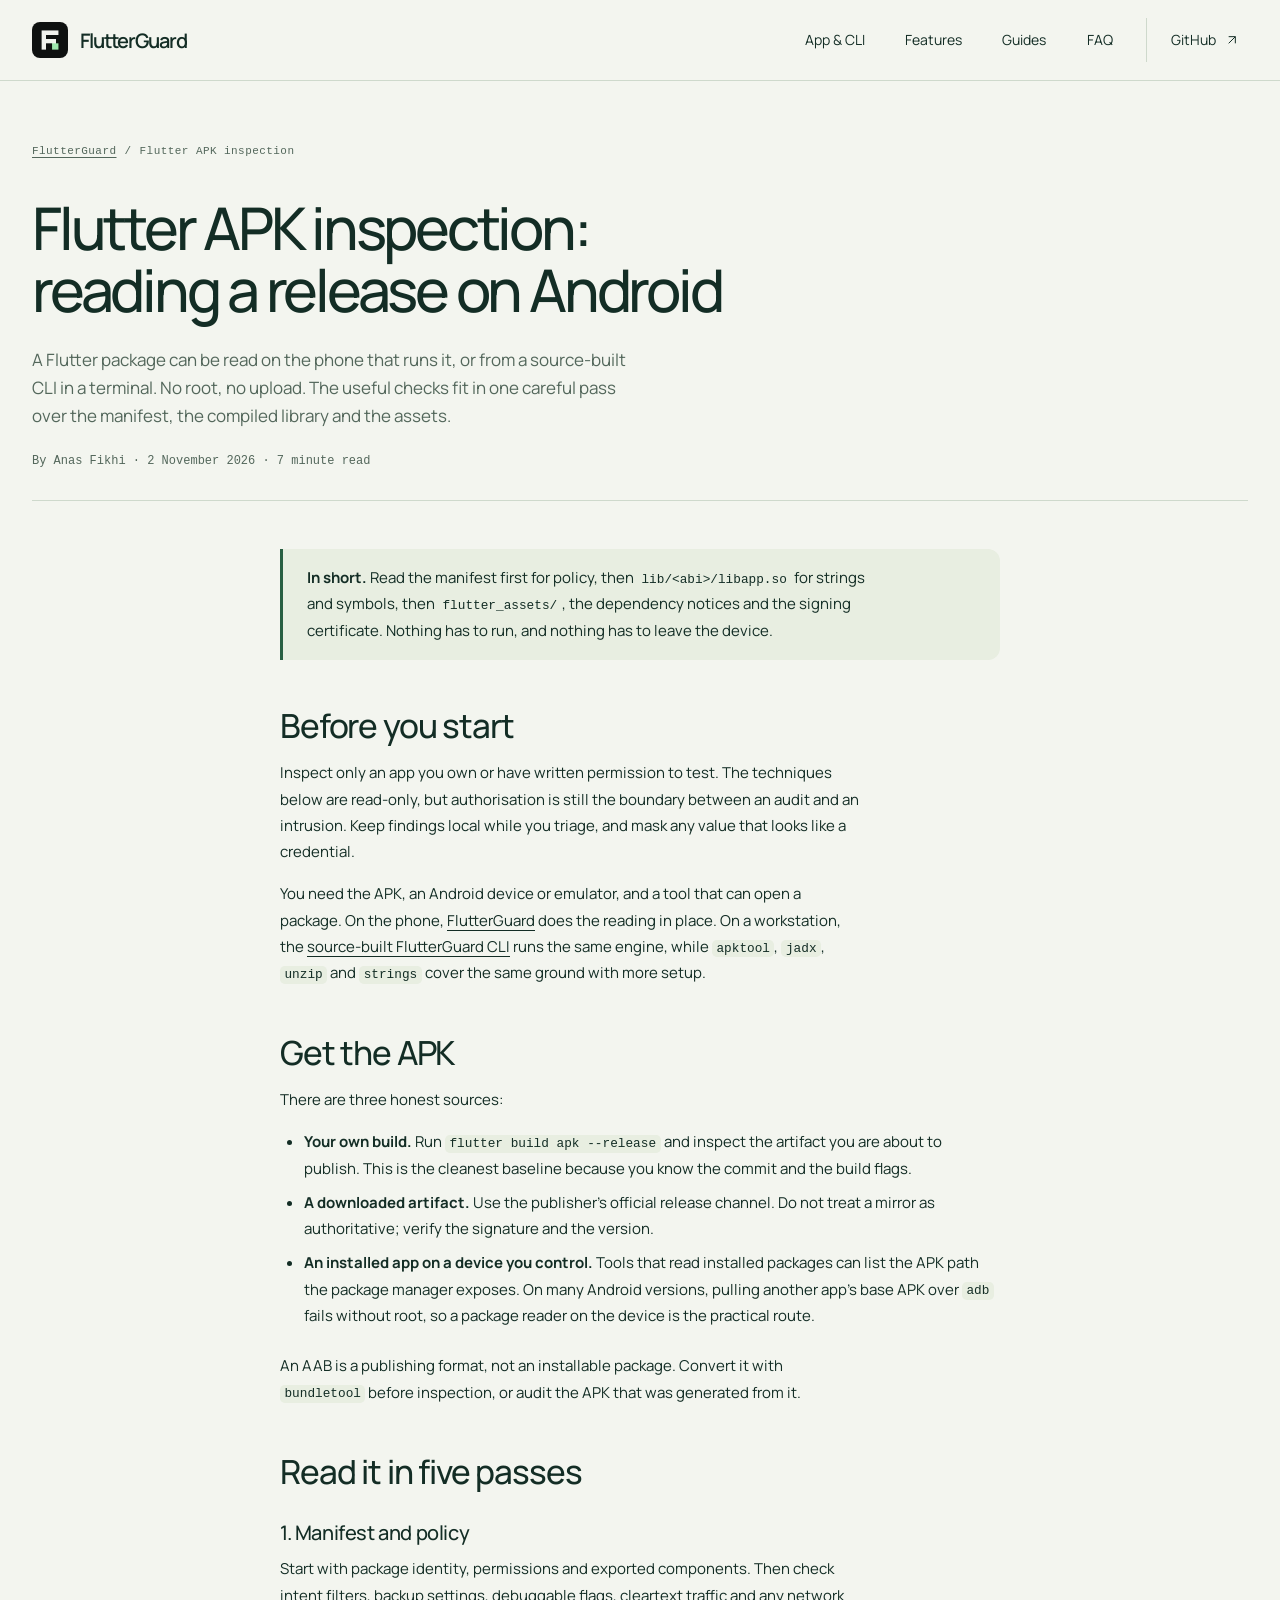
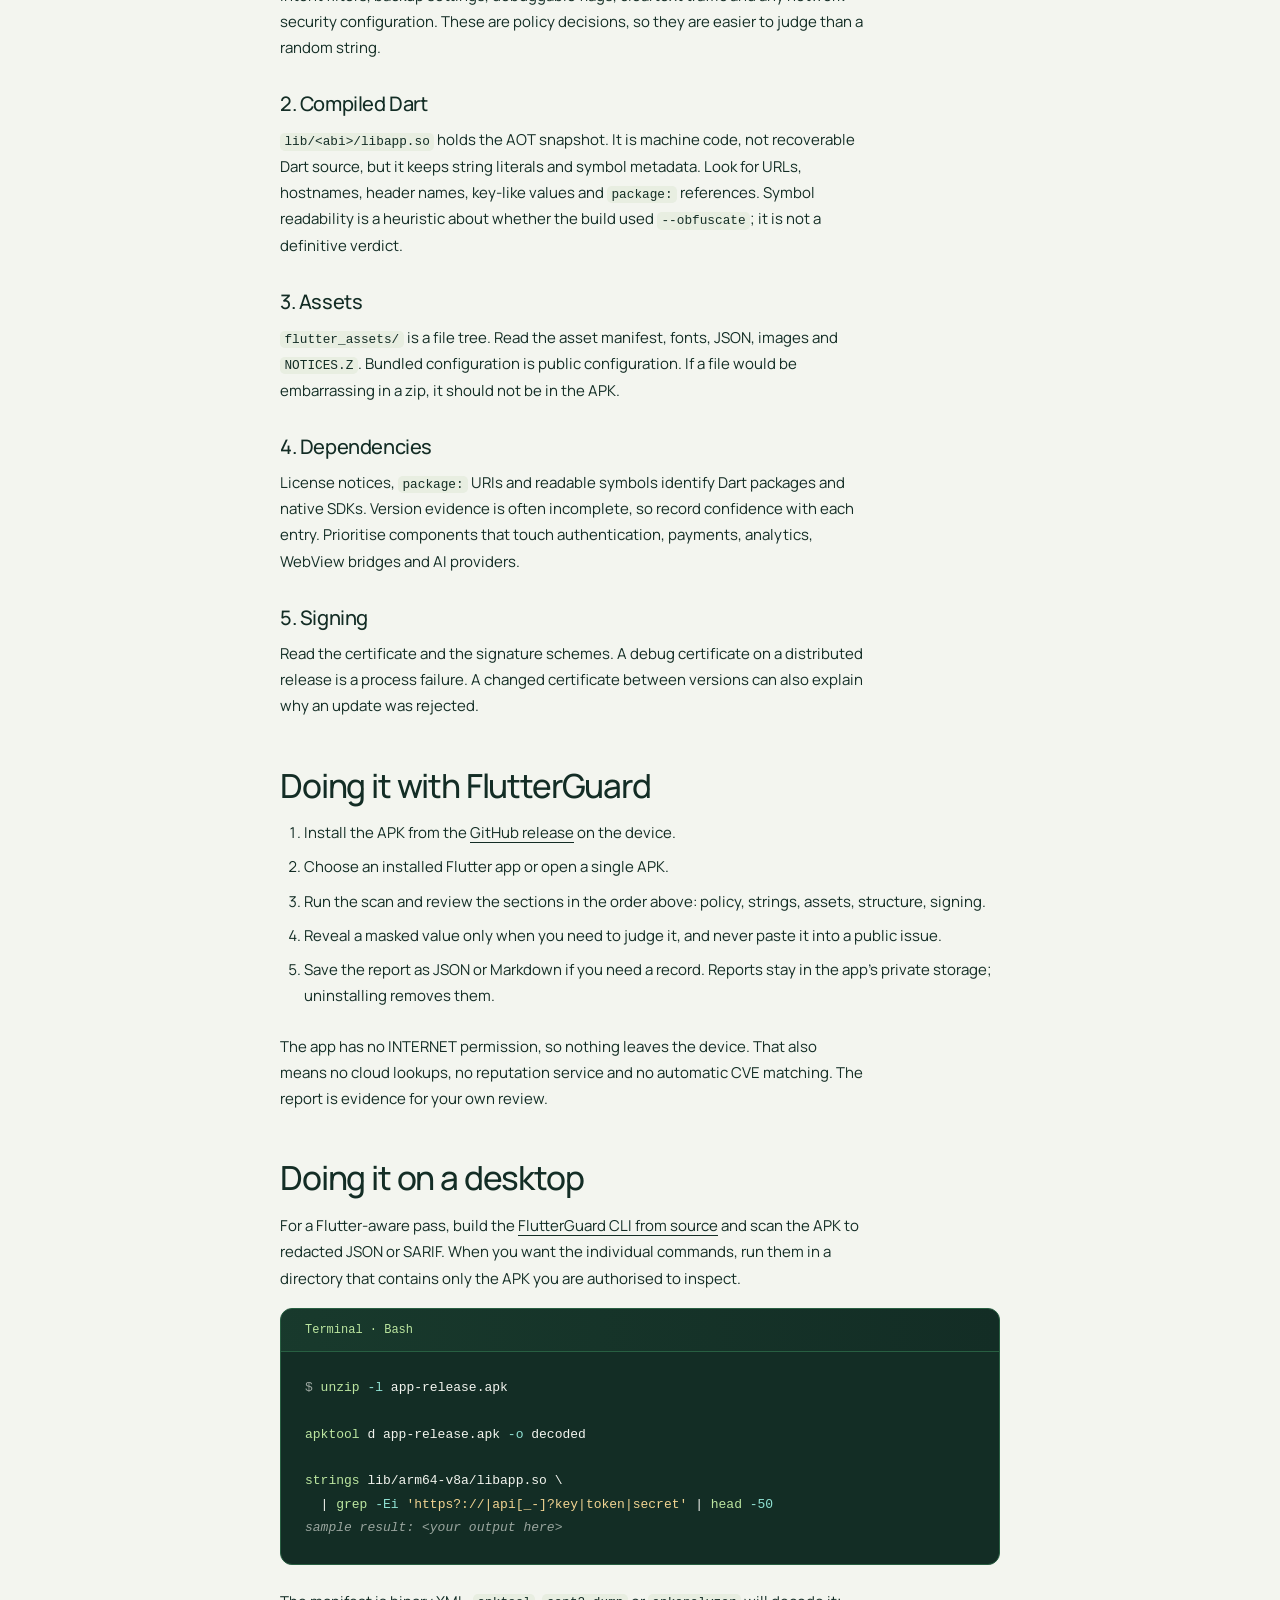
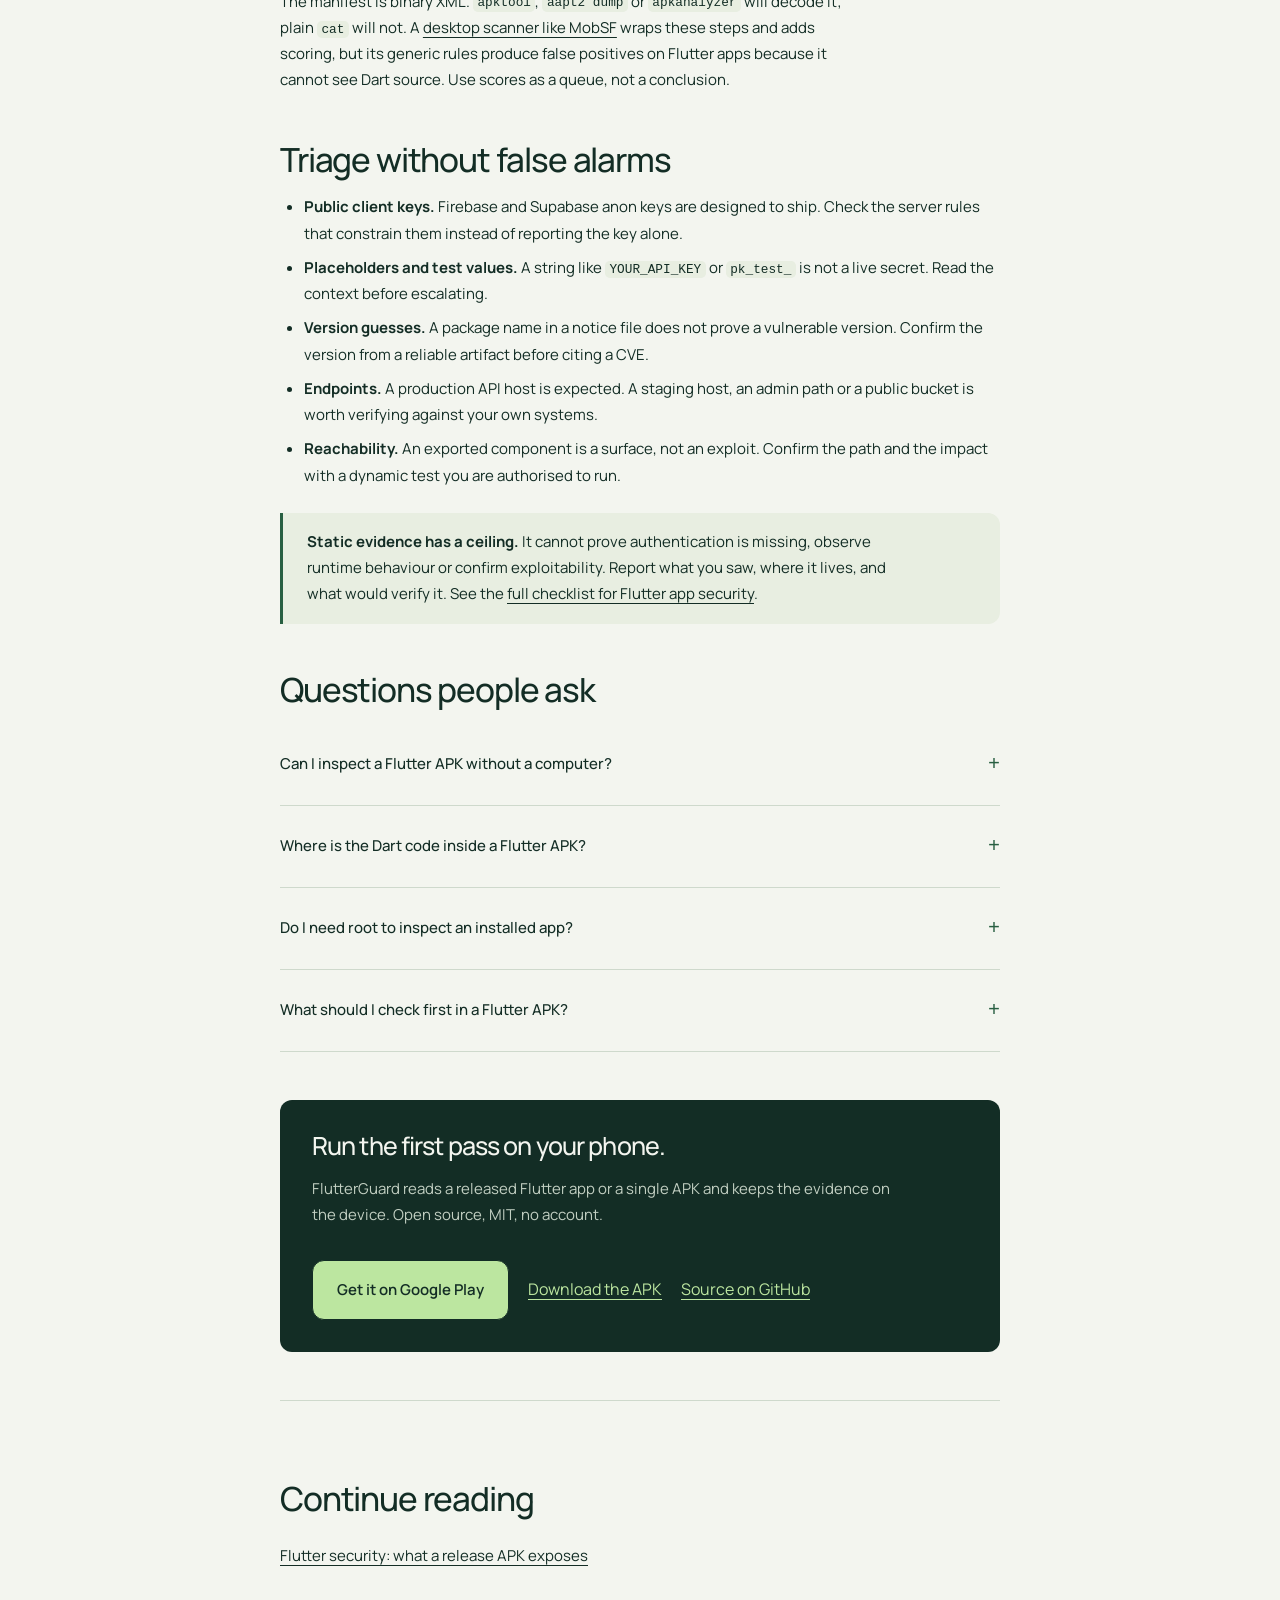
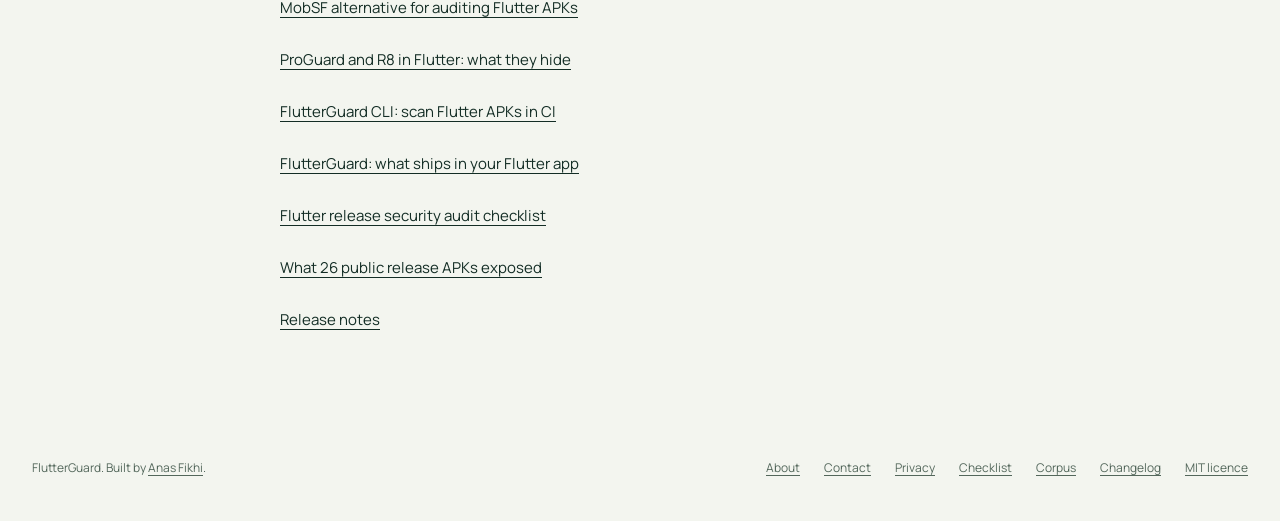
<file: flutter-apk-inspection/index.html>
<!DOCTYPE html>
<html lang="en">
<head>
  <meta charset="utf-8">
  <meta name="viewport" content="width=device-width, initial-scale=1">
  <title>Flutter APK inspection: reading a release on Android</title>
  <meta name="description" content="Scan and inspect a Flutter APK on Android or from the CLI: manifest, libapp.so and flutter_assets in five passes, then triage without false alarms.">
  <meta name="author" content="Anas Fikhi">
  <meta name="theme-color" content="#f3f5ef">
  <meta name="color-scheme" content="light">
  <meta name="robots" content="index, follow, max-image-preview:large">
  <link rel="canonical" href="https://flutterguard.dev/flutter-apk-inspection/">
  <link rel="alternate" type="text/plain" href="/llms.txt" title="LLM-readable summary">
  <link rel="icon" href="/icon-192.png" type="image/png" sizes="192x192">
  <link rel="apple-touch-icon" href="/apple-touch-icon.png">
  <link rel="manifest" href="/site.webmanifest">
  <link rel="preload" href="/assets/fonts/manrope-latin.woff2" as="font" type="font/woff2" crossorigin>
  <link rel="stylesheet" href="/styles.css">
  <script src="/site.js" defer></script>
  <meta property="og:type" content="article">
  <meta property="og:site_name" content="FlutterGuard">
  <meta property="og:title" content="Flutter APK inspection: reading a release on Android">
  <meta property="og:description" content="Get the package, read the manifest, libapp.so and flutter_assets, and triage findings without false alarms.">
  <meta property="og:url" content="https://flutterguard.dev/flutter-apk-inspection/">
  <meta property="og:image" content="https://flutterguard.dev/og-flutter-apk-inspection.png">
  <meta property="og:image:type" content="image/png">
  <meta property="og:image:width" content="1200">
  <meta property="og:image:height" content="630">
  <meta property="og:image:alt" content="How-to cover: inspecting a Flutter APK on Android, beside the FlutterGuard app.">
  <meta property="og:locale" content="en_US">
  <meta property="article:published_time" content="2026-11-02">
  <meta property="article:modified_time" content="2026-11-02">
  <meta property="article:author" content="Anas Fikhi">
  <meta name="twitter:card" content="summary_large_image">
  <meta name="twitter:title" content="Flutter APK inspection: reading a release on Android">
  <meta name="twitter:description" content="A workflow for reading a released Flutter package on Android or from the source-built CLI, plus the desktop commands when you need them.">
  <meta name="twitter:image" content="https://flutterguard.dev/og-flutter-apk-inspection.png">
  <meta name="twitter:image:alt" content="How-to cover: inspecting a Flutter APK on Android, beside the FlutterGuard app.">
  <script type="application/ld+json">
  {"@context":"https://schema.org","@type":"TechArticle","headline":"Flutter APK inspection: reading a release on Android","description":"Scan and inspect a Flutter APK on Android or from the CLI: manifest, libapp.so and flutter_assets in five passes, then triage without false alarms.","url":"https://flutterguard.dev/flutter-apk-inspection/","mainEntityOfPage":"https://flutterguard.dev/flutter-apk-inspection/","datePublished":"2026-11-02","dateModified":"2026-11-21","inLanguage":"en","image":"https://flutterguard.dev/og-flutter-apk-inspection.png","author":{"@type":"Person","name":"Anas Fikhi","url":"https://gwhyyy.com"},"publisher":{"@type":"Organization","name":"FlutterGuard","url":"https://flutterguard.dev/","logo":{"@type":"ImageObject","url":"https://flutterguard.dev/icon-512.png"}},"about":{"@type":"SoftwareApplication","name":"FlutterGuard","url":"https://flutterguard.dev/","applicationCategory":"SecurityApplication","operatingSystem":"Android 8.0+; source-built CLI requires JDK 17+"}}
  </script>
  <script type="application/ld+json">
  {"@context":"https://schema.org","@type":"BreadcrumbList","itemListElement":[{"@type":"ListItem","position":1,"name":"FlutterGuard","item":"https://flutterguard.dev/"},{"@type":"ListItem","position":2,"name":"Flutter APK inspection","item":"https://flutterguard.dev/flutter-apk-inspection/"}]}
  </script>
  <script type="application/ld+json">
  {"@context":"https://schema.org","@type":"FAQPage","mainEntity":[{"@type":"Question","name":"Can I inspect a Flutter APK without a computer?","acceptedAnswer":{"@type":"Answer","text":"Yes, on Android. A package reader that can open a file you pick, or list the APKs the package manager exposes, is enough. FlutterGuard does the reading in place and keeps the report on the phone."}},{"@type":"Question","name":"Where is the Dart code inside a Flutter APK?","acceptedAnswer":{"@type":"Answer","text":"In lib/<abi>/libapp.so, as ahead-of-time machine code with string literals and symbol metadata. It is not recoverable Dart source, and it is not in classes.dex, which holds the Android shell and plugin code."}},{"@type":"Question","name":"Do I need root to inspect an installed app?","acceptedAnswer":{"@type":"Answer","text":"No. Opening an APK file you selected works on any device. Pulling another app's base APK over adb usually needs root, which is why an on-device reader is the practical route."}},{"@type":"Question","name":"What should I check first in a Flutter APK?","acceptedAnswer":{"@type":"Answer","text":"Manifest policy: exported components, backup, debuggable and cleartext settings. Then hostnames and key-like strings in the compiled library, then assets, dependencies and the signing certificate."}}]}
  </script>
</head>
<body>
  <a class="skip-link" href="#main-content">Skip to content</a>
  <header class="site-header">
    <div class="container header-inner">
      <a class="brand" href="/" aria-label="FlutterGuard"><img src="/assets/app/icon-512.png" width="36" height="36" alt=""><span>FlutterGuard</span></a>
      <nav class="site-nav" aria-label="Primary">
        <a class="nav-section" href="/#get-started">App &amp; CLI</a>
        <a class="nav-section" href="/#features">Features</a>
        <a class="nav-section" href="/#guides">Guides</a>
        <a class="nav-section" href="/#faq">FAQ</a>
        <a class="nav-source" href="https://github.com/anasfik/FlutterGuard" target="_blank" rel="noopener noreferrer">GitHub <svg viewBox="0 0 24 24" fill="none" stroke="currentColor" stroke-width="1.5" aria-hidden="true"><path d="M7 17 17 7M7 7h10v10"/></svg><span class="sr-only"> (opens in a new tab)</span></a>
      </nav>
    </div>
  </header>

  <main id="main-content" tabindex="-1">
    <article>
      <header class="article-hero container">
        <nav class="breadcrumbs" aria-label="Breadcrumb"><a href="/">FlutterGuard</a><span aria-hidden="true">/</span><span aria-current="page">Flutter APK inspection</span></nav>
        <h1>Flutter APK inspection: reading a release on Android</h1>
        <p class="article-lead">A Flutter package can be read on the phone that runs it, or from a source-built CLI in a terminal. No root, no upload. The useful checks fit in one careful pass over the manifest, the compiled library and the assets.</p>
        <p class="article-meta">By Anas Fikhi · <time datetime="2026-11-02">2 November 2026</time> · 7 minute read</p>
      </header>

      <div class="article-body container">
        <div class="article-note"><p><strong>In short.</strong> Read the manifest first for policy, then <code>lib/&lt;abi&gt;/libapp.so</code> for strings and symbols, then <code>flutter_assets/</code>, the dependency notices and the signing certificate. Nothing has to run, and nothing has to leave the device.</p></div>

        <h2>Before you start</h2>
        <p>Inspect only an app you own or have written permission to test. The techniques below are read-only, but authorisation is still the boundary between an audit and an intrusion. Keep findings local while you triage, and mask any value that looks like a credential.</p>
        <p>You need the APK, an Android device or emulator, and a tool that can open a package. On the phone, <a href="/">FlutterGuard</a> does the reading in place. On a workstation, the <a href="/cli/">source-built FlutterGuard CLI</a> runs the same engine, while <code>apktool</code>, <code>jadx</code>, <code>unzip</code> and <code>strings</code> cover the same ground with more setup.</p>

        <h2>Get the APK</h2>
        <p>There are three honest sources:</p>
        <ul>
          <li><strong>Your own build.</strong> Run <code>flutter build apk --release</code> and inspect the artifact you are about to publish. This is the cleanest baseline because you know the commit and the build flags.</li>
          <li><strong>A downloaded artifact.</strong> Use the publisher's official release channel. Do not treat a mirror as authoritative; verify the signature and the version.</li>
          <li><strong>An installed app on a device you control.</strong> Tools that read installed packages can list the APK path the package manager exposes. On many Android versions, pulling another app's base APK over <code>adb</code> fails without root, so a package reader on the device is the practical route.</li>
        </ul>
        <p>An AAB is a publishing format, not an installable package. Convert it with <code>bundletool</code> before inspection, or audit the APK that was generated from it.</p>

        <h2>Read it in five passes</h2>
        <h3>1. Manifest and policy</h3>
        <p>Start with package identity, permissions and exported components. Then check intent filters, backup settings, debuggable flags, cleartext traffic and any network security configuration. These are policy decisions, so they are easier to judge than a random string.</p>

        <h3>2. Compiled Dart</h3>
        <p><code>lib/&lt;abi&gt;/libapp.so</code> holds the AOT snapshot. It is machine code, not recoverable Dart source, but it keeps string literals and symbol metadata. Look for URLs, hostnames, header names, key-like values and <code>package:</code> references. Symbol readability is a heuristic about whether the build used <code>--obfuscate</code>; it is not a definitive verdict.</p>

        <h3>3. Assets</h3>
        <p><code>flutter_assets/</code> is a file tree. Read the asset manifest, fonts, JSON, images and <code>NOTICES.Z</code>. Bundled configuration is public configuration. If a file would be embarrassing in a zip, it should not be in the APK.</p>

        <h3>4. Dependencies</h3>
        <p>License notices, <code>package:</code> URIs and readable symbols identify Dart packages and native SDKs. Version evidence is often incomplete, so record confidence with each entry. Prioritise components that touch authentication, payments, analytics, WebView bridges and AI providers.</p>

        <h3>5. Signing</h3>
        <p>Read the certificate and the signature schemes. A debug certificate on a distributed release is a process failure. A changed certificate between versions can also explain why an update was rejected.</p>

        <h2>Doing it with FlutterGuard</h2>
        <ol>
          <li>Install the APK from the <a href="https://github.com/anasfik/FlutterGuard/releases/latest" target="_blank" rel="noopener noreferrer">GitHub release<span class="sr-only"> (opens in a new tab)</span></a> on the device.</li>
          <li>Choose an installed Flutter app or open a single APK.</li>
          <li>Run the scan and review the sections in the order above: policy, strings, assets, structure, signing.</li>
          <li>Reveal a masked value only when you need to judge it, and never paste it into a public issue.</li>
          <li>Save the report as JSON or Markdown if you need a record. Reports stay in the app's private storage; uninstalling removes them.</li>
        </ol>
        <p>The app has no INTERNET permission, so nothing leaves the device. That also means no cloud lookups, no reputation service and no automatic CVE matching. The report is evidence for your own review.</p>

        <h2>Doing it on a desktop</h2>
        <p>For a Flutter-aware pass, build the <a href="/cli/">FlutterGuard CLI from source</a> and scan the APK to redacted JSON or SARIF. When you want the individual commands, run them in a directory that contains only the APK you are authorised to inspect.</p>
        <pre class="code-panel terminal" data-language="shell" data-title="Terminal · Bash" tabindex="0"><code><span class="prompt" aria-hidden="true">$ </span><span class="syntax-token command">unzip</span> <span class="syntax-token flag">-l</span> app-release.apk

<span class="syntax-token command">apktool</span> d app-release.apk <span class="syntax-token flag">-o</span> decoded

<span class="syntax-token command">strings</span> lib/arm64-v8a/libapp.so \
  | <span class="syntax-token command">grep</span> <span class="syntax-token flag">-Ei</span> <span class="syntax-token string">'https?://|api[_-]?key|token|secret'</span> | <span class="syntax-token command">head</span> <span class="syntax-token flag">-50</span>
<span class="sample-result">sample result: &lt;your output here&gt;</span></code></pre>
        <p>The manifest is binary XML. <code>apktool</code>, <code>aapt2 dump</code> or <code>apkanalyzer</code> will decode it; plain <code>cat</code> will not. A <a href="/mobsf-alternative/">desktop scanner like MobSF</a> wraps these steps and adds scoring, but its generic rules produce false positives on Flutter apps because it cannot see Dart source. Use scores as a queue, not a conclusion.</p>

        <h2>Triage without false alarms</h2>
        <ul>
          <li><strong>Public client keys.</strong> Firebase and Supabase anon keys are designed to ship. Check the server rules that constrain them instead of reporting the key alone.</li>
          <li><strong>Placeholders and test values.</strong> A string like <code>YOUR_API_KEY</code> or <code>pk_test_</code> is not a live secret. Read the context before escalating.</li>
          <li><strong>Version guesses.</strong> A package name in a notice file does not prove a vulnerable version. Confirm the version from a reliable artifact before citing a CVE.</li>
          <li><strong>Endpoints.</strong> A production API host is expected. A staging host, an admin path or a public bucket is worth verifying against your own systems.</li>
          <li><strong>Reachability.</strong> An exported component is a surface, not an exploit. Confirm the path and the impact with a dynamic test you are authorised to run.</li>
        </ul>

        <div class="article-note"><p><strong>Static evidence has a ceiling.</strong> It cannot prove authentication is missing, observe runtime behaviour or confirm exploitability. Report what you saw, where it lives, and what would verify it. See the <a href="/flutter-security/">full checklist for Flutter app security</a>.</p></div>

        <h2>Questions people ask</h2>
        <div class="faq-list">
          <details><summary>Can I inspect a Flutter APK without a computer?</summary><p>Yes, on Android. A package reader that can open a file you pick, or list the APKs the package manager exposes, is enough. FlutterGuard does the reading in place and keeps the report on the phone.</p></details>
          <details><summary>Where is the Dart code inside a Flutter APK?</summary><p>In <code>lib/&lt;abi&gt;/libapp.so</code>, as ahead-of-time machine code with string literals and symbol metadata. It is not recoverable Dart source, and it is not in <code>classes.dex</code>, which holds the Android shell and plugin code.</p></details>
          <details><summary>Do I need root to inspect an installed app?</summary><p>No. Opening an APK file you selected works on any device. Pulling another app's base APK over <code>adb</code> usually needs root, which is why an on-device reader is the practical route.</p></details>
          <details><summary>What should I check first in a Flutter APK?</summary><p>Manifest policy: exported components, backup, debuggable and cleartext settings. Then hostnames and key-like strings in the compiled library, then assets, dependencies and the signing certificate.</p></details>
        </div>

        <div class="article-cta">
          <h2>Run the first pass on your phone.</h2>
          <p>FlutterGuard reads a released Flutter app or a single APK and keeps the evidence on the device. Open source, MIT, no account.</p>
          <a class="button" href="https://play.google.com/store/apps/details?id=com.flutterguard.app" target="_blank" rel="noopener noreferrer">Get it on Google Play<span class="sr-only"> (opens in a new tab)</span></a>
          <a class="quiet" href="https://github.com/anasfik/FlutterGuard/releases/latest" target="_blank" rel="noopener noreferrer">Download the APK<span class="sr-only"> (opens in a new tab)</span></a>
          <a class="quiet" href="https://github.com/anasfik/FlutterGuard" target="_blank" rel="noopener noreferrer">Source on GitHub<span class="sr-only"> (opens in a new tab)</span></a>
        </div>

        <nav class="article-related" aria-label="Related guides">
          <h2>Continue reading</h2>
          <ul>
            <li><a href="/flutter-security/">Flutter security: what a release APK exposes</a></li>
            <li><a href="/mobsf-alternative/">MobSF alternative for auditing Flutter APKs</a></li>
            <li><a href="/proguard-flutter/">ProGuard and R8 in Flutter: what they hide</a></li>
            <li><a href="/cli/">FlutterGuard CLI: scan Flutter APKs in CI</a></li>
            <li><a href="/">FlutterGuard: what ships in your Flutter app</a></li>
            <li><a href="/flutter-security-checklist/">Flutter release security audit checklist</a></li>
            <li><a href="/flutter-release-corpus/">What 26 public release APKs exposed</a></li>
            <li><a href="/changelog/">Release notes</a></li>
        </ul>
        </nav>
      </div>
    </article>
  </main>

  <footer class="site-footer container"><p>FlutterGuard. Built by <a href="https://gwhyyy.com" target="_blank" rel="noopener noreferrer">Anas Fikhi<span class="sr-only"> (opens in a new tab)</span></a>.</p><nav class="footer-links" aria-label="Site"><a href="/about/">About</a><a href="/contact/">Contact</a><a href="/privacy/">Privacy</a><a href="/flutter-security-checklist/">Checklist</a><a href="/flutter-release-corpus/">Corpus</a><a href="/changelog/">Changelog</a><a href="https://github.com/anasfik/FlutterGuard/blob/main/LICENSE" target="_blank" rel="noopener noreferrer">MIT licence<span class="sr-only"> (opens in a new tab)</span></a></nav></footer>
  <script defer src="https://static.cloudflareinsights.com/beacon.min.js" data-cf-beacon='{"token":"f9110d5432f446d6833224ec262cdd83"}'></script>
  <script defer src="/assets/app/posthog.js"></script>
</body>
</html>
</file>
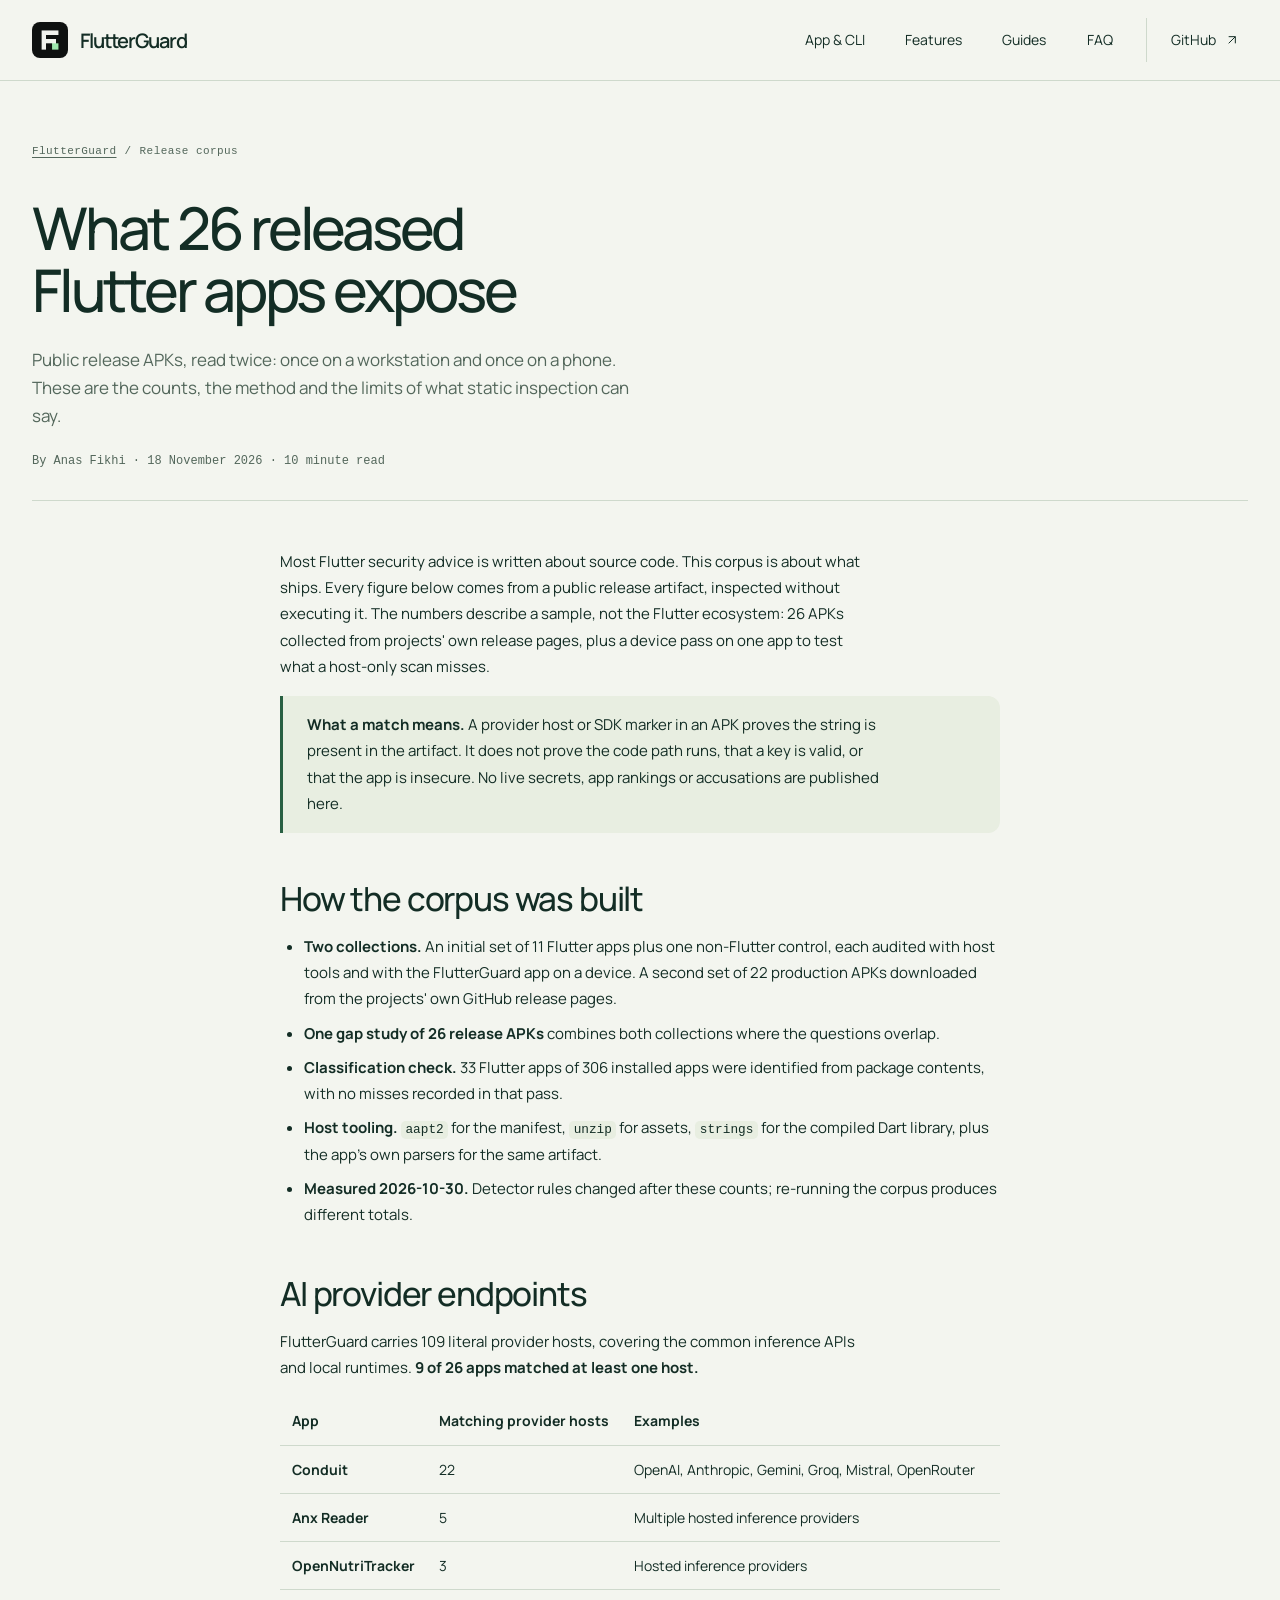
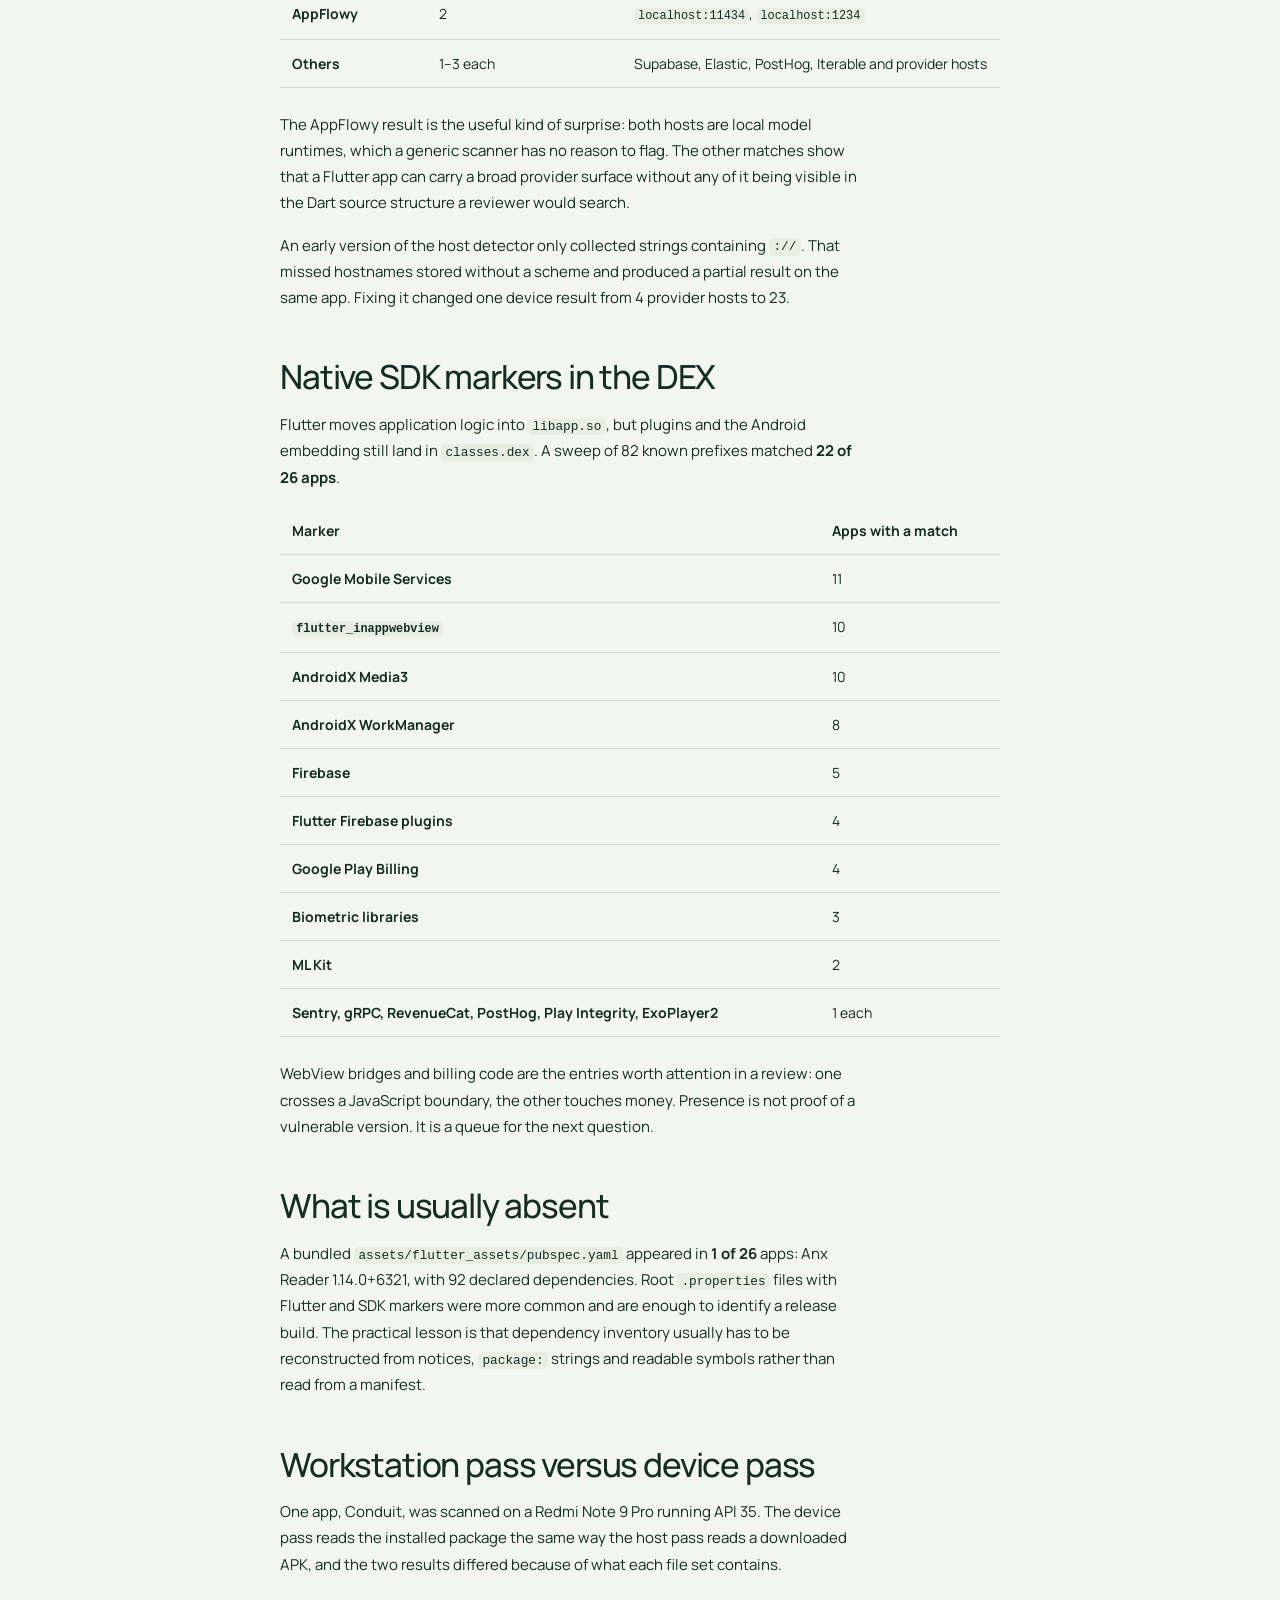
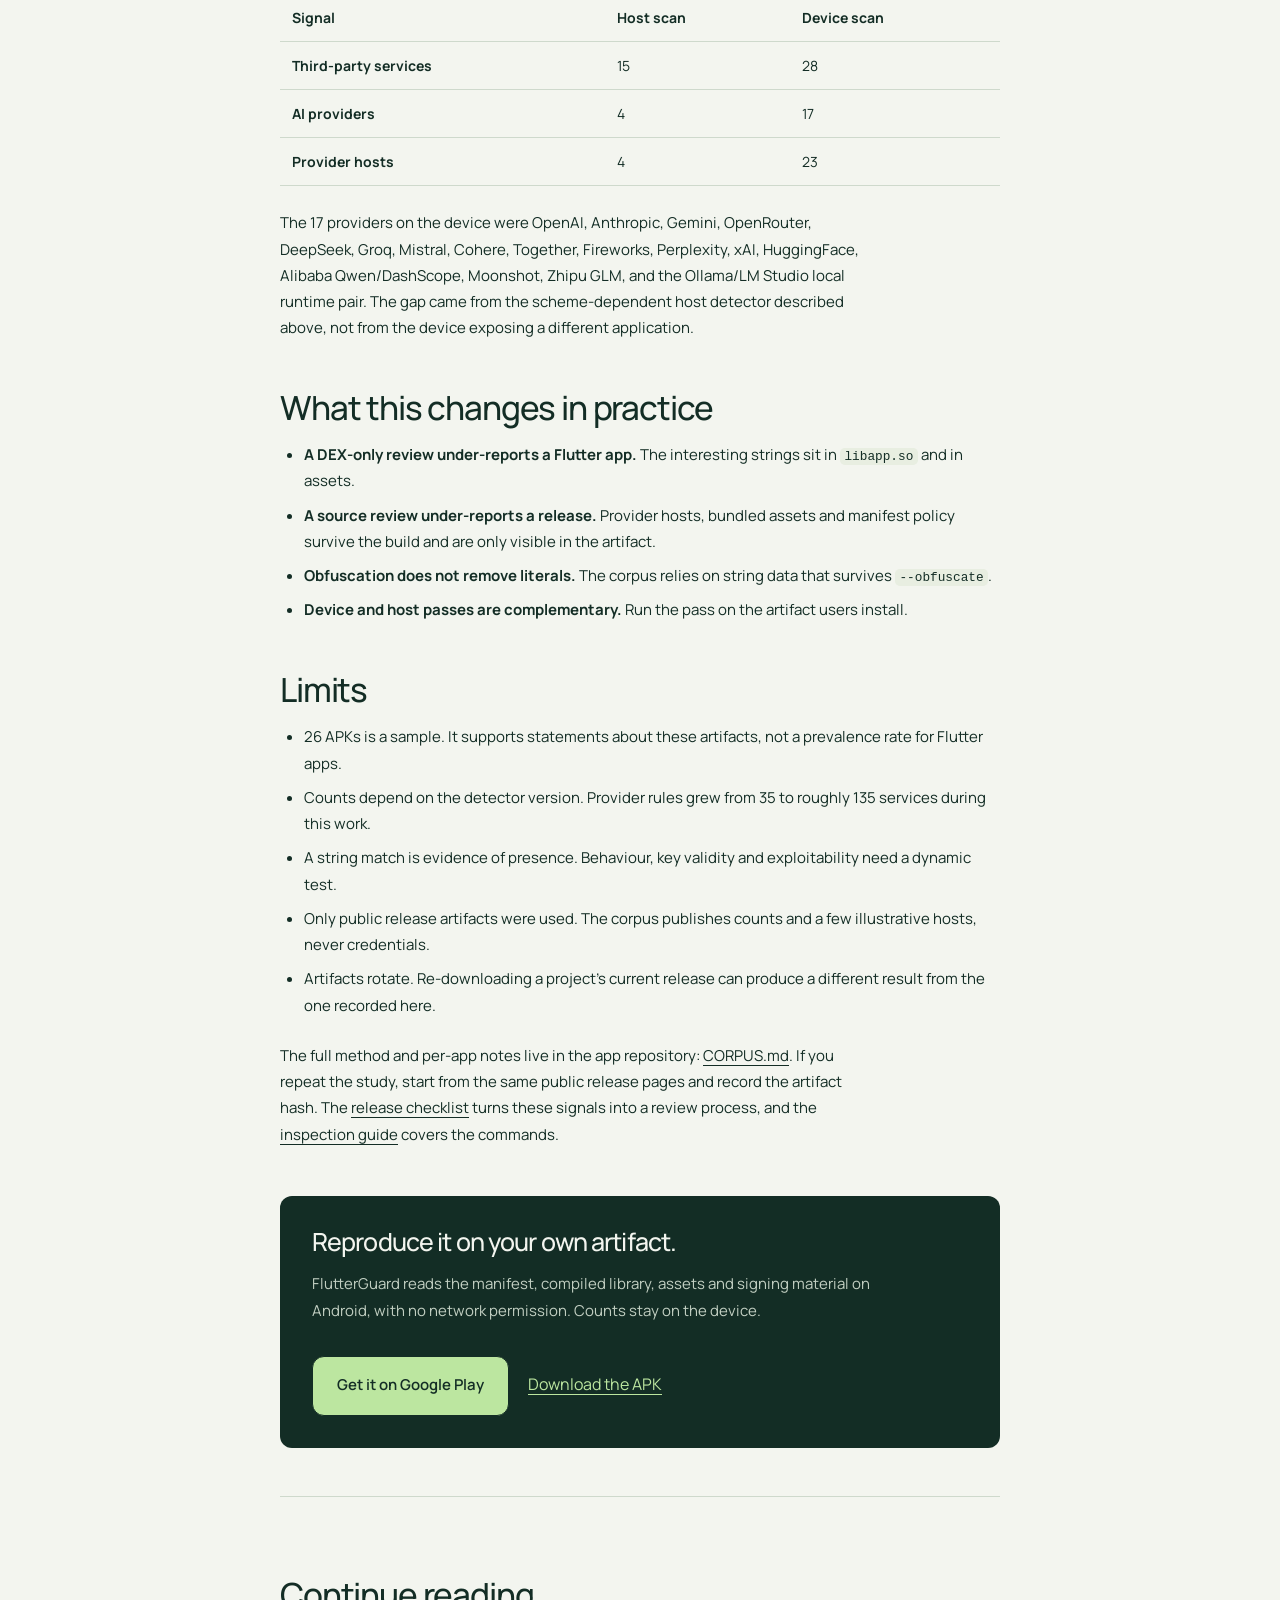
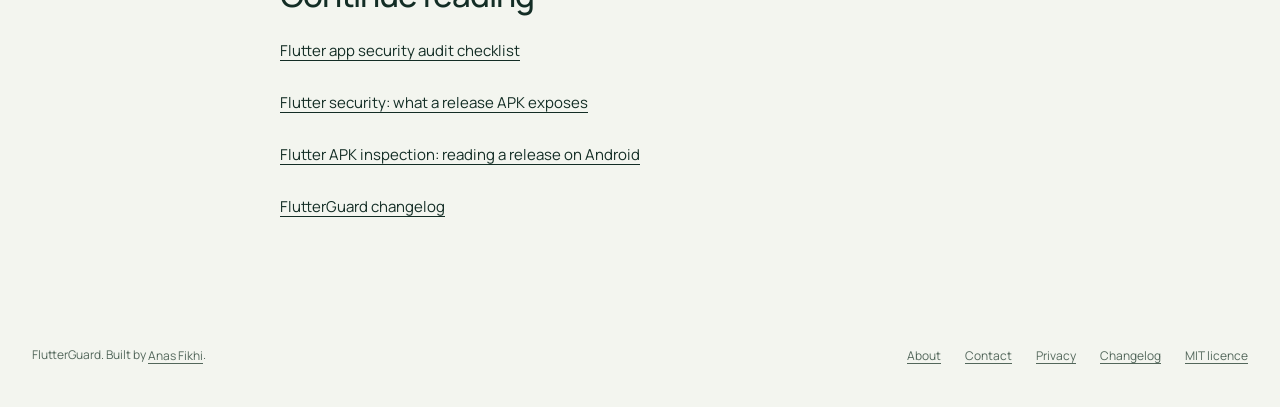
<file: flutter-release-corpus/index.html>
<!DOCTYPE html>
<html lang="en">
<head>
  <meta charset="utf-8">
  <meta name="viewport" content="width=device-width, initial-scale=1">
  <title>What 26 released Flutter apps expose</title>
  <meta name="description" content="A measured corpus of 26 public Flutter release APKs: AI provider endpoints, bundled Android SDKs, pubspec presence, and what a device scan adds.">
  <meta name="author" content="Anas Fikhi">
  <meta name="theme-color" content="#f3f5ef">
  <meta name="color-scheme" content="light">
  <meta name="robots" content="index, follow, max-image-preview:large">
  <link rel="canonical" href="https://flutterguard.dev/flutter-release-corpus/">
  <link rel="alternate" type="text/plain" href="/llms.txt" title="LLM-readable summary">
  <link rel="icon" href="/icon-192.png" type="image/png" sizes="192x192">
  <link rel="apple-touch-icon" href="/apple-touch-icon.png">
  <link rel="manifest" href="/site.webmanifest">
  <link rel="preload" href="/assets/fonts/manrope-latin.woff2" as="font" type="font/woff2" crossorigin>
  <link rel="stylesheet" href="/styles.css">
  <script src="/site.js" defer></script>
  <meta property="og:type" content="article">
  <meta property="og:site_name" content="FlutterGuard">
  <meta property="og:title" content="What 26 released Flutter apps expose">
  <meta property="og:description" content="Measured results from auditing public Flutter release APKs: provider endpoints, Android SDK markers, pubspec files and device-only findings.">
  <meta property="og:url" content="https://flutterguard.dev/flutter-release-corpus/">
  <meta property="og:image" content="https://flutterguard.dev/og-image.png">
  <meta property="og:image:type" content="image/png">
  <meta property="og:image:width" content="1200">
  <meta property="og:image:height" content="630">
  <meta property="og:image:alt" content="FlutterGuard: see what ships in your Flutter app. Android, CLI and shared engine.">
  <meta property="og:locale" content="en_US">
  <meta property="article:published_time" content="2026-11-18">
  <meta property="article:modified_time" content="2026-11-18">
  <meta property="article:author" content="Anas Fikhi">
  <meta name="twitter:card" content="summary_large_image">
  <meta name="twitter:title" content="What 26 released Flutter apps expose">
  <meta name="twitter:description" content="A reproducible Flutter APK corpus: 9 of 26 ship AI provider endpoints, 22 of 26 carry identifiable native SDKs, 1 of 26 leaves a pubspec.">
  <meta name="twitter:image" content="https://flutterguard.dev/og-image.png">
  <script type="application/ld+json">
  {"@context":"https://schema.org","@type":"TechArticle","headline":"What 26 released Flutter apps expose","description":"A measured corpus of 26 public Flutter release APKs: AI provider endpoints, bundled Android SDKs, pubspec presence, and what a device scan adds.","url":"https://flutterguard.dev/flutter-release-corpus/","mainEntityOfPage":"https://flutterguard.dev/flutter-release-corpus/","datePublished":"2026-11-18","dateModified":"2026-11-18","inLanguage":"en","image":"https://flutterguard.dev/og-image.png","author":{"@type":"Person","name":"Anas Fikhi","url":"https://gwhyyy.com"},"publisher":{"@type":"Organization","name":"FlutterGuard","url":"https://flutterguard.dev/","logo":{"@type":"ImageObject","url":"https://flutterguard.dev/icon-512.png"}},"about":{"@type":"SoftwareApplication","name":"FlutterGuard","url":"https://flutterguard.dev/","applicationCategory":"SecurityApplication","operatingSystem":"Android 8.0+; source-built CLI requires JDK 17+"},"citation":"https://github.com/anasfik/FlutterGuard/blob/main/CORPUS.md"}
  </script>
  <script type="application/ld+json">
  {"@context":"https://schema.org","@type":"BreadcrumbList","itemListElement":[{"@type":"ListItem","position":1,"name":"FlutterGuard","item":"https://flutterguard.dev/"},{"@type":"ListItem","position":2,"name":"Flutter release corpus","item":"https://flutterguard.dev/flutter-release-corpus/"}]}
  </script>
</head>
<body>
  <a class="skip-link" href="#main-content">Skip to content</a>
  <header class="site-header">
    <div class="container header-inner">
      <a class="brand" href="/" aria-label="FlutterGuard"><img src="/assets/app/icon-512.png" width="36" height="36" alt=""><span>FlutterGuard</span></a>
      <nav class="site-nav" aria-label="Primary">
        <a class="nav-section" href="/#get-started">App &amp; CLI</a>
        <a class="nav-section" href="/#features">Features</a>
        <a class="nav-section" href="/#guides">Guides</a>
        <a class="nav-section" href="/#faq">FAQ</a>
        <a class="nav-source" href="https://github.com/anasfik/FlutterGuard" target="_blank" rel="noopener noreferrer">GitHub <svg viewBox="0 0 24 24" fill="none" stroke="currentColor" stroke-width="1.5" aria-hidden="true"><path d="M7 17 17 7M7 7h10v10"/></svg><span class="sr-only"> (opens in a new tab)</span></a>
      </nav>
    </div>
  </header>

  <main id="main-content" tabindex="-1">
    <article>
      <header class="article-hero container">
        <nav class="breadcrumbs" aria-label="Breadcrumb"><a href="/">FlutterGuard</a><span aria-hidden="true">/</span><span aria-current="page">Release corpus</span></nav>
        <h1>What 26 released Flutter apps expose</h1>
        <p class="article-lead">Public release APKs, read twice: once on a workstation and once on a phone. These are the counts, the method and the limits of what static inspection can say.</p>
        <p class="article-meta">By Anas Fikhi · <time datetime="2026-11-18">18 November 2026</time> · 10 minute read</p>
      </header>

      <div class="article-body container">
        <p>Most Flutter security advice is written about source code. This corpus is about what ships. Every figure below comes from a public release artifact, inspected without executing it. The numbers describe a sample, not the Flutter ecosystem: 26 APKs collected from projects' own release pages, plus a device pass on one app to test what a host-only scan misses.</p>

        <div class="article-note"><p><strong>What a match means.</strong> A provider host or SDK marker in an APK proves the string is present in the artifact. It does not prove the code path runs, that a key is valid, or that the app is insecure. No live secrets, app rankings or accusations are published here.</p></div>

        <h2>How the corpus was built</h2>
        <ul>
          <li><strong>Two collections.</strong> An initial set of 11 Flutter apps plus one non-Flutter control, each audited with host tools and with the FlutterGuard app on a device. A second set of 22 production APKs downloaded from the projects' own GitHub release pages.</li>
          <li><strong>One gap study of 26 release APKs</strong> combines both collections where the questions overlap.</li>
          <li><strong>Classification check.</strong> 33 Flutter apps of 306 installed apps were identified from package contents, with no misses recorded in that pass.</li>
          <li><strong>Host tooling.</strong> <code>aapt2</code> for the manifest, <code>unzip</code> for assets, <code>strings</code> for the compiled Dart library, plus the app's own parsers for the same artifact.</li>
          <li><strong>Measured 2026-10-30.</strong> Detector rules changed after these counts; re-running the corpus produces different totals.</li>
        </ul>

        <h2>AI provider endpoints</h2>
        <p>FlutterGuard carries 109 literal provider hosts, covering the common inference APIs and local runtimes. <strong>9 of 26 apps matched at least one host.</strong></p>
        <table>
          <thead><tr><th scope="col">App</th><th scope="col">Matching provider hosts</th><th scope="col">Examples</th></tr></thead>
          <tbody>
            <tr><th scope="row">Conduit</th><td>22</td><td>OpenAI, Anthropic, Gemini, Groq, Mistral, OpenRouter</td></tr>
            <tr><th scope="row">Anx Reader</th><td>5</td><td>Multiple hosted inference providers</td></tr>
            <tr><th scope="row">OpenNutriTracker</th><td>3</td><td>Hosted inference providers</td></tr>
            <tr><th scope="row">AppFlowy</th><td>2</td><td><code>localhost:11434</code>, <code>localhost:1234</code></td></tr>
            <tr><th scope="row">Others</th><td>1–3 each</td><td>Supabase, Elastic, PostHog, Iterable and provider hosts</td></tr>
          </tbody>
        </table>
        <p>The AppFlowy result is the useful kind of surprise: both hosts are local model runtimes, which a generic scanner has no reason to flag. The other matches show that a Flutter app can carry a broad provider surface without any of it being visible in the Dart source structure a reviewer would search.</p>
        <p>An early version of the host detector only collected strings containing <code>://</code>. That missed hostnames stored without a scheme and produced a partial result on the same app. Fixing it changed one device result from 4 provider hosts to 23.</p>

        <h2>Native SDK markers in the DEX</h2>
        <p>Flutter moves application logic into <code>libapp.so</code>, but plugins and the Android embedding still land in <code>classes.dex</code>. A sweep of 82 known prefixes matched <strong>22 of 26 apps</strong>.</p>
        <table>
          <thead><tr><th scope="col">Marker</th><th scope="col">Apps with a match</th></tr></thead>
          <tbody>
            <tr><th scope="row">Google Mobile Services</th><td>11</td></tr>
            <tr><th scope="row"><code>flutter_inappwebview</code></th><td>10</td></tr>
            <tr><th scope="row">AndroidX Media3</th><td>10</td></tr>
            <tr><th scope="row">AndroidX WorkManager</th><td>8</td></tr>
            <tr><th scope="row">Firebase</th><td>5</td></tr>
            <tr><th scope="row">Flutter Firebase plugins</th><td>4</td></tr>
            <tr><th scope="row">Google Play Billing</th><td>4</td></tr>
            <tr><th scope="row">Biometric libraries</th><td>3</td></tr>
            <tr><th scope="row">ML Kit</th><td>2</td></tr>
            <tr><th scope="row">Sentry, gRPC, RevenueCat, PostHog, Play Integrity, ExoPlayer2</th><td>1 each</td></tr>
          </tbody>
        </table>
        <p>WebView bridges and billing code are the entries worth attention in a review: one crosses a JavaScript boundary, the other touches money. Presence is not proof of a vulnerable version. It is a queue for the next question.</p>

        <h2>What is usually absent</h2>
        <p>A bundled <code>assets/flutter_assets/pubspec.yaml</code> appeared in <strong>1 of 26</strong> apps: Anx Reader 1.14.0+6321, with 92 declared dependencies. Root <code>.properties</code> files with Flutter and SDK markers were more common and are enough to identify a release build. The practical lesson is that dependency inventory usually has to be reconstructed from notices, <code>package:</code> strings and readable symbols rather than read from a manifest.</p>

        <h2>Workstation pass versus device pass</h2>
        <p>One app, Conduit, was scanned on a Redmi Note 9 Pro running API 35. The device pass reads the installed package the same way the host pass reads a downloaded APK, and the two results differed because of what each file set contains.</p>
        <table>
          <thead><tr><th scope="col">Signal</th><th scope="col">Host scan</th><th scope="col">Device scan</th></tr></thead>
          <tbody>
            <tr><th scope="row">Third-party services</th><td>15</td><td>28</td></tr>
            <tr><th scope="row">AI providers</th><td>4</td><td>17</td></tr>
            <tr><th scope="row">Provider hosts</th><td>4</td><td>23</td></tr>
          </tbody>
        </table>
        <p>The 17 providers on the device were OpenAI, Anthropic, Gemini, OpenRouter, DeepSeek, Groq, Mistral, Cohere, Together, Fireworks, Perplexity, xAI, HuggingFace, Alibaba Qwen/DashScope, Moonshot, Zhipu GLM, and the Ollama/LM Studio local runtime pair. The gap came from the scheme-dependent host detector described above, not from the device exposing a different application.</p>

        <h2>What this changes in practice</h2>
        <ul>
          <li><strong>A DEX-only review under-reports a Flutter app.</strong> The interesting strings sit in <code>libapp.so</code> and in assets.</li>
          <li><strong>A source review under-reports a release.</strong> Provider hosts, bundled assets and manifest policy survive the build and are only visible in the artifact.</li>
          <li><strong>Obfuscation does not remove literals.</strong> The corpus relies on string data that survives <code>--obfuscate</code>.</li>
          <li><strong>Device and host passes are complementary.</strong> Run the pass on the artifact users install.</li>
        </ul>

        <h2>Limits</h2>
        <ul>
          <li>26 APKs is a sample. It supports statements about these artifacts, not a prevalence rate for Flutter apps.</li>
          <li>Counts depend on the detector version. Provider rules grew from 35 to roughly 135 services during this work.</li>
          <li>A string match is evidence of presence. Behaviour, key validity and exploitability need a dynamic test.</li>
          <li>Only public release artifacts were used. The corpus publishes counts and a few illustrative hosts, never credentials.</li>
          <li>Artifacts rotate. Re-downloading a project's current release can produce a different result from the one recorded here.</li>
        </ul>
        <p>The full method and per-app notes live in the app repository: <a href="https://github.com/anasfik/FlutterGuard/blob/main/CORPUS.md" target="_blank" rel="noopener noreferrer">CORPUS.md<span class="sr-only"> (opens in a new tab)</span></a>. If you repeat the study, start from the same public release pages and record the artifact hash. The <a href="/flutter-security-checklist/">release checklist</a> turns these signals into a review process, and the <a href="/flutter-apk-inspection/">inspection guide</a> covers the commands.</p>

        <div class="article-cta">
          <h2>Reproduce it on your own artifact.</h2>
          <p>FlutterGuard reads the manifest, compiled library, assets and signing material on Android, with no network permission. Counts stay on the device.</p>
          <a class="button" href="https://play.google.com/store/apps/details?id=com.flutterguard.app" target="_blank" rel="noopener noreferrer">Get it on Google Play<span class="sr-only"> (opens in a new tab)</span></a>
          <a class="quiet" href="https://github.com/anasfik/FlutterGuard/releases/latest" target="_blank" rel="noopener noreferrer">Download the APK<span class="sr-only"> (opens in a new tab)</span></a>
        </div>

        <nav class="article-related" aria-label="Related pages">
          <h2>Continue reading</h2>
          <ul>
            <li><a href="/flutter-security-checklist/">Flutter app security audit checklist</a></li>
            <li><a href="/flutter-security/">Flutter security: what a release APK exposes</a></li>
            <li><a href="/flutter-apk-inspection/">Flutter APK inspection: reading a release on Android</a></li>
            <li><a href="/changelog/">FlutterGuard changelog</a></li>
          </ul>
        </nav>
      </div>
    </article>
  </main>

  <footer class="site-footer container"><p>FlutterGuard. Built by <a href="https://gwhyyy.com" target="_blank" rel="noopener noreferrer">Anas Fikhi<span class="sr-only"> (opens in a new tab)</span></a>.</p><nav class="footer-links" aria-label="Site"><a href="/about/">About</a><a href="/contact/">Contact</a><a href="/privacy/">Privacy</a><a href="/changelog/">Changelog</a><a href="https://github.com/anasfik/FlutterGuard/blob/main/LICENSE" target="_blank" rel="noopener noreferrer">MIT licence<span class="sr-only"> (opens in a new tab)</span></a></nav></footer>
  <script defer src="https://static.cloudflareinsights.com/beacon.min.js" data-cf-beacon='{"token":"f9110d5432f446d6833224ec262cdd83"}'></script>
  <script defer src="/assets/app/posthog.js"></script>
</body>
</html>
</file>
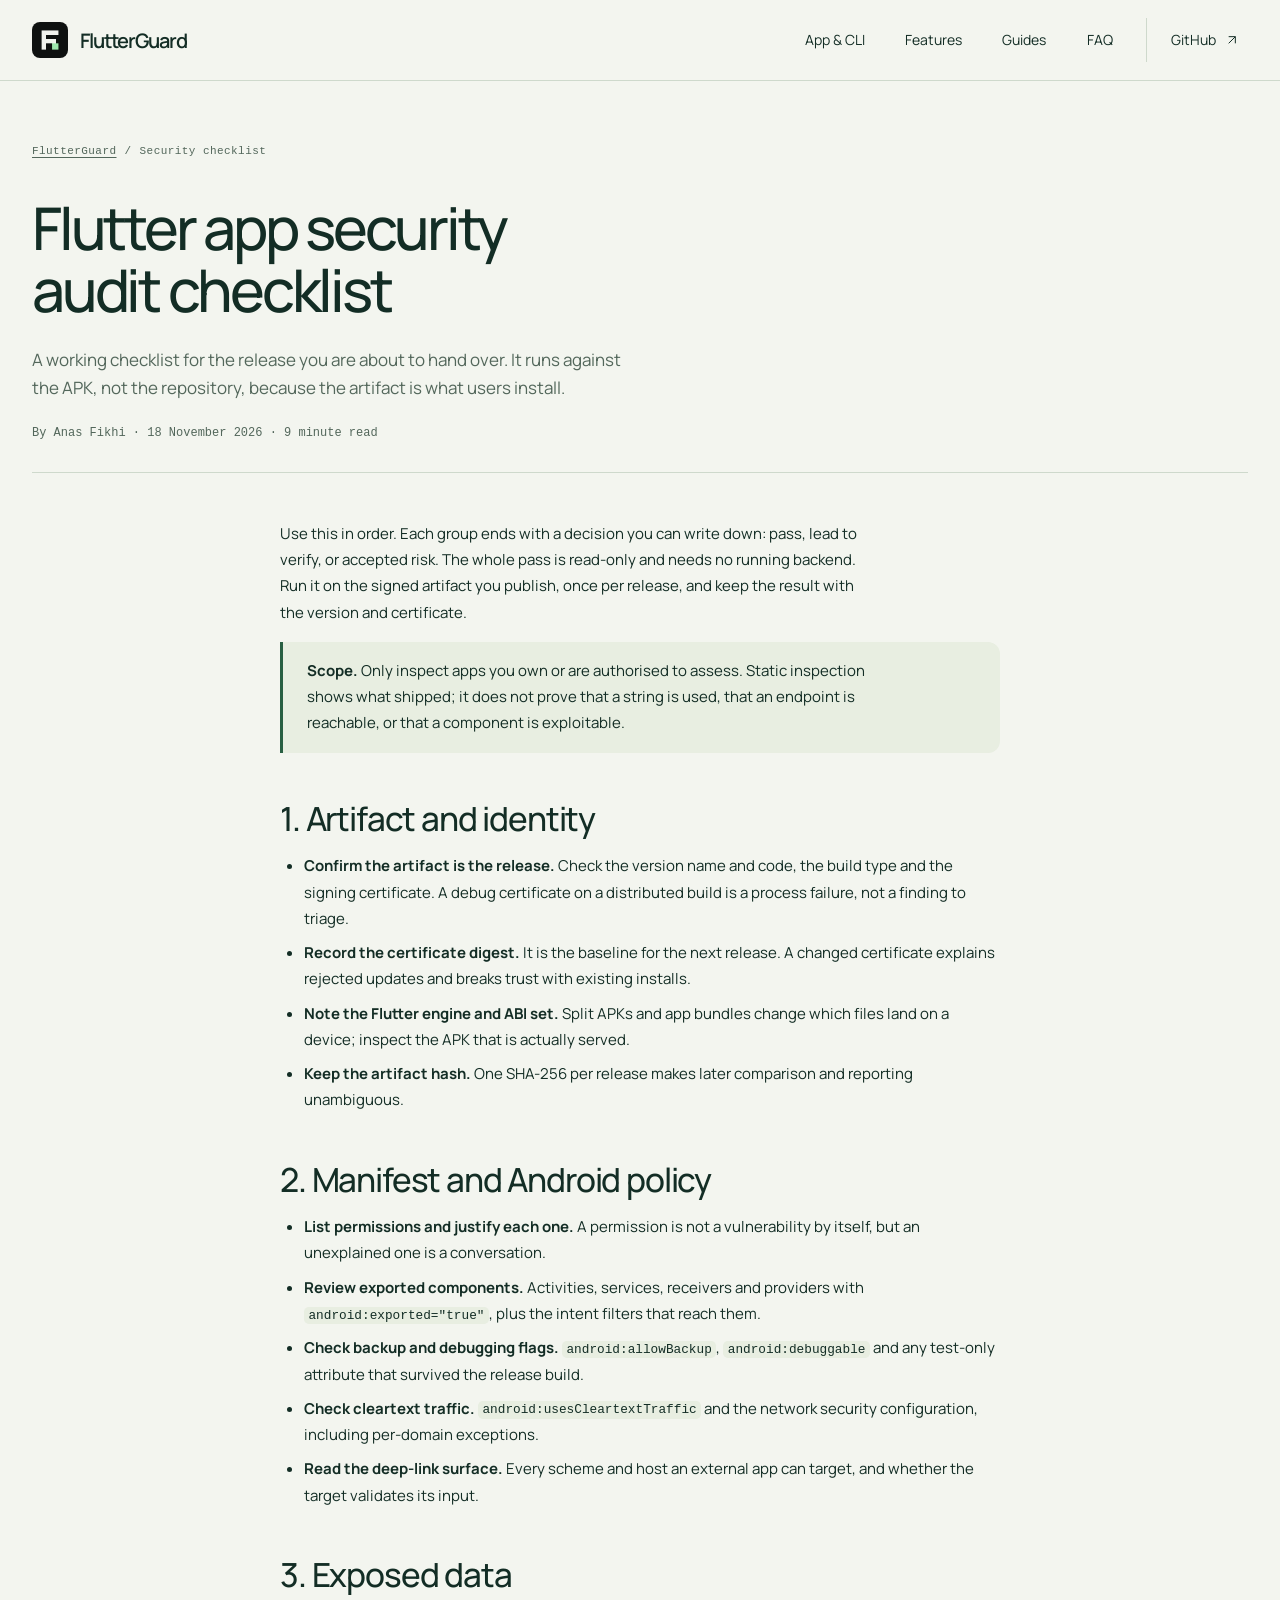
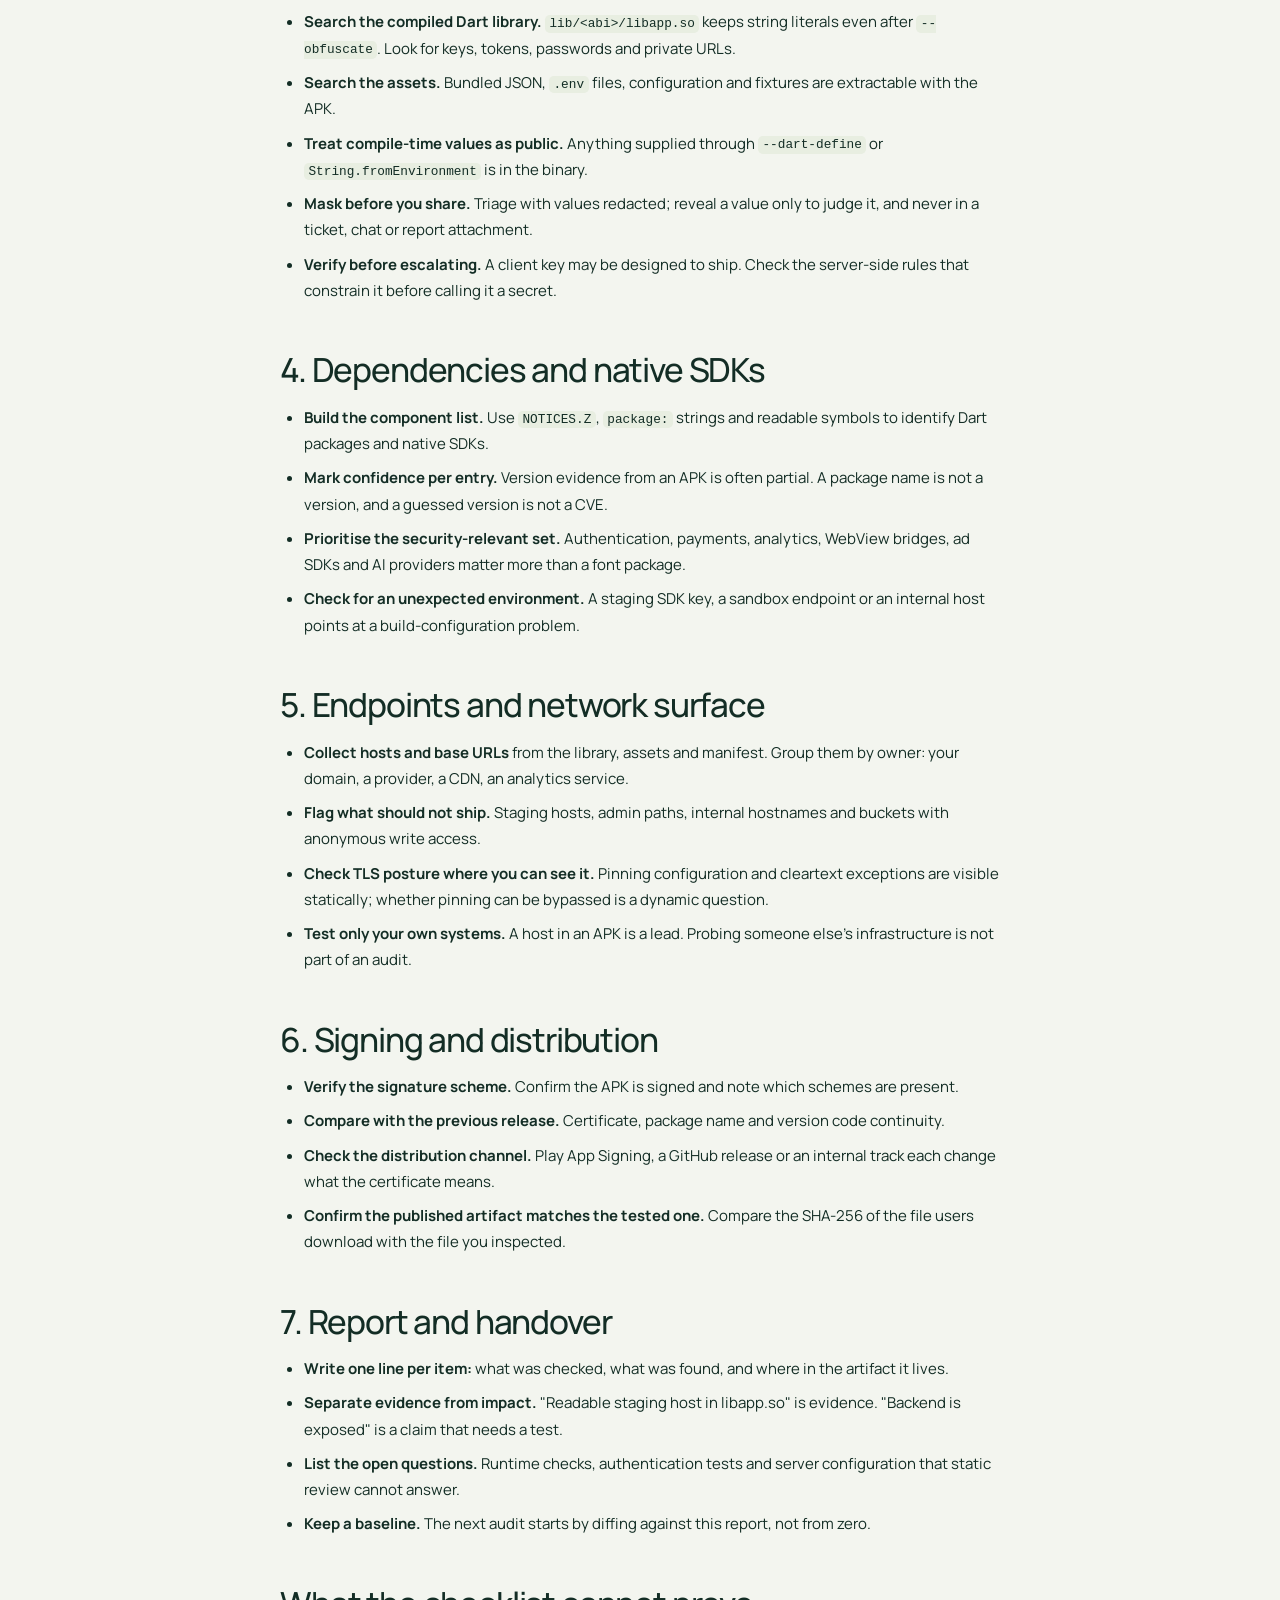
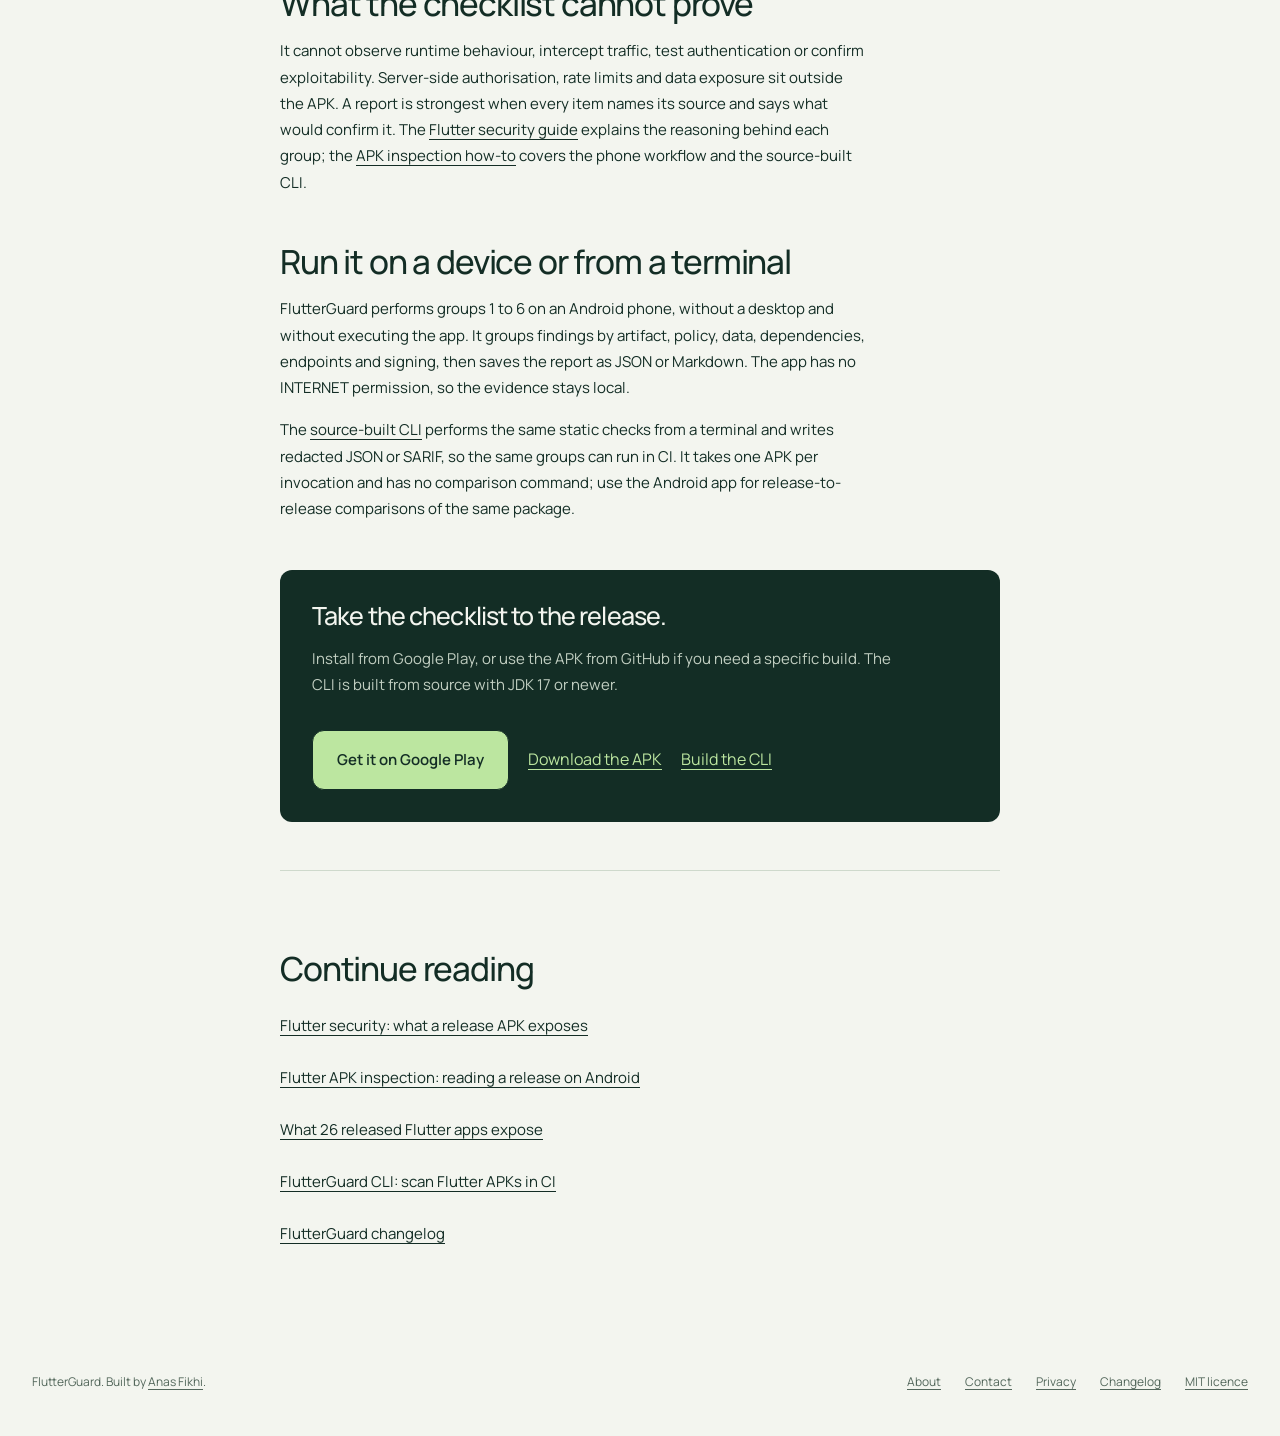
<file: flutter-security-checklist/index.html>
<!DOCTYPE html>
<html lang="en">
<head>
  <meta charset="utf-8">
  <meta name="viewport" content="width=device-width, initial-scale=1">
  <title>Flutter app security audit checklist</title>
  <meta name="description" content="A release checklist for Flutter apps on Android: artifact identity, manifest policy, exposed strings, dependencies, endpoints and signing.">
  <meta name="author" content="Anas Fikhi">
  <meta name="theme-color" content="#f3f5ef">
  <meta name="color-scheme" content="light">
  <meta name="robots" content="index, follow, max-image-preview:large">
  <link rel="canonical" href="https://flutterguard.dev/flutter-security-checklist/">
  <link rel="alternate" type="text/plain" href="/llms.txt" title="LLM-readable summary">
  <link rel="icon" href="/icon-192.png" type="image/png" sizes="192x192">
  <link rel="apple-touch-icon" href="/apple-touch-icon.png">
  <link rel="manifest" href="/site.webmanifest">
  <link rel="preload" href="/assets/fonts/manrope-latin.woff2" as="font" type="font/woff2" crossorigin>
  <link rel="stylesheet" href="/styles.css">
  <script src="/site.js" defer></script>
  <meta property="og:type" content="article">
  <meta property="og:site_name" content="FlutterGuard">
  <meta property="og:title" content="Flutter app security audit checklist">
  <meta property="og:description" content="The checks worth running on a Flutter release before handover, grouped by artifact, policy, data, dependencies, endpoints and signing.">
  <meta property="og:url" content="https://flutterguard.dev/flutter-security-checklist/">
  <meta property="og:image" content="https://flutterguard.dev/og-image.png">
  <meta property="og:image:type" content="image/png">
  <meta property="og:image:width" content="1200">
  <meta property="og:image:height" content="630">
  <meta property="og:image:alt" content="FlutterGuard: see what ships in your Flutter app. Android, CLI and shared engine.">
  <meta property="og:locale" content="en_US">
  <meta property="article:published_time" content="2026-11-18">
  <meta property="article:modified_time" content="2026-11-18">
  <meta property="article:author" content="Anas Fikhi">
  <meta name="twitter:card" content="summary_large_image">
  <meta name="twitter:title" content="Flutter app security audit checklist">
  <meta name="twitter:description" content="A working checklist for reviewing a shipped Flutter APK: policy, exposed data, dependencies, endpoints and signing.">
  <meta name="twitter:image" content="https://flutterguard.dev/og-image.png">
  <script type="application/ld+json">
  {"@context":"https://schema.org","@type":"TechArticle","headline":"Flutter app security audit checklist","description":"A release checklist for Flutter apps on Android: artifact identity, manifest policy, exposed strings, dependencies, endpoints and signing.","url":"https://flutterguard.dev/flutter-security-checklist/","mainEntityOfPage":"https://flutterguard.dev/flutter-security-checklist/","datePublished":"2026-11-18","dateModified":"2026-11-18","inLanguage":"en","image":"https://flutterguard.dev/og-image.png","author":{"@type":"Person","name":"Anas Fikhi","url":"https://gwhyyy.com"},"publisher":{"@type":"Organization","name":"FlutterGuard","url":"https://flutterguard.dev/","logo":{"@type":"ImageObject","url":"https://flutterguard.dev/icon-512.png"}},"about":{"@type":"SoftwareApplication","name":"FlutterGuard","url":"https://flutterguard.dev/","applicationCategory":"SecurityApplication","operatingSystem":"Android 8.0+; source-built CLI requires JDK 17+"}}
  </script>
  <script type="application/ld+json">
  {"@context":"https://schema.org","@type":"BreadcrumbList","itemListElement":[{"@type":"ListItem","position":1,"name":"FlutterGuard","item":"https://flutterguard.dev/"},{"@type":"ListItem","position":2,"name":"Flutter app security checklist","item":"https://flutterguard.dev/flutter-security-checklist/"}]}
  </script>
</head>
<body>
  <a class="skip-link" href="#main-content">Skip to content</a>
  <header class="site-header">
    <div class="container header-inner">
      <a class="brand" href="/" aria-label="FlutterGuard"><img src="/assets/app/icon-512.png" width="36" height="36" alt=""><span>FlutterGuard</span></a>
      <nav class="site-nav" aria-label="Primary">
        <a class="nav-section" href="/#get-started">App &amp; CLI</a>
        <a class="nav-section" href="/#features">Features</a>
        <a class="nav-section" href="/#guides">Guides</a>
        <a class="nav-section" href="/#faq">FAQ</a>
        <a class="nav-source" href="https://github.com/anasfik/FlutterGuard" target="_blank" rel="noopener noreferrer">GitHub <svg viewBox="0 0 24 24" fill="none" stroke="currentColor" stroke-width="1.5" aria-hidden="true"><path d="M7 17 17 7M7 7h10v10"/></svg><span class="sr-only"> (opens in a new tab)</span></a>
      </nav>
    </div>
  </header>

  <main id="main-content" tabindex="-1">
    <article>
      <header class="article-hero container">
        <nav class="breadcrumbs" aria-label="Breadcrumb"><a href="/">FlutterGuard</a><span aria-hidden="true">/</span><span aria-current="page">Security checklist</span></nav>
        <h1>Flutter app security audit checklist</h1>
        <p class="article-lead">A working checklist for the release you are about to hand over. It runs against the APK, not the repository, because the artifact is what users install.</p>
        <p class="article-meta">By Anas Fikhi · <time datetime="2026-11-18">18 November 2026</time> · 9 minute read</p>
      </header>

      <div class="article-body container">
        <p>Use this in order. Each group ends with a decision you can write down: pass, lead to verify, or accepted risk. The whole pass is read-only and needs no running backend. Run it on the signed artifact you publish, once per release, and keep the result with the version and certificate.</p>

        <div class="article-note"><p><strong>Scope.</strong> Only inspect apps you own or are authorised to assess. Static inspection shows what shipped; it does not prove that a string is used, that an endpoint is reachable, or that a component is exploitable.</p></div>

        <h2>1. Artifact and identity</h2>
        <ul>
          <li><strong>Confirm the artifact is the release.</strong> Check the version name and code, the build type and the signing certificate. A debug certificate on a distributed build is a process failure, not a finding to triage.</li>
          <li><strong>Record the certificate digest.</strong> It is the baseline for the next release. A changed certificate explains rejected updates and breaks trust with existing installs.</li>
          <li><strong>Note the Flutter engine and ABI set.</strong> Split APKs and app bundles change which files land on a device; inspect the APK that is actually served.</li>
          <li><strong>Keep the artifact hash.</strong> One SHA-256 per release makes later comparison and reporting unambiguous.</li>
        </ul>

        <h2>2. Manifest and Android policy</h2>
        <ul>
          <li><strong>List permissions and justify each one.</strong> A permission is not a vulnerability by itself, but an unexplained one is a conversation.</li>
          <li><strong>Review exported components.</strong> Activities, services, receivers and providers with <code>android:exported="true"</code>, plus the intent filters that reach them.</li>
          <li><strong>Check backup and debugging flags.</strong> <code>android:allowBackup</code>, <code>android:debuggable</code> and any test-only attribute that survived the release build.</li>
          <li><strong>Check cleartext traffic.</strong> <code>android:usesCleartextTraffic</code> and the network security configuration, including per-domain exceptions.</li>
          <li><strong>Read the deep-link surface.</strong> Every scheme and host an external app can target, and whether the target validates its input.</li>
        </ul>

        <h2>3. Exposed data</h2>
        <ul>
          <li><strong>Search the compiled Dart library.</strong> <code>lib/&lt;abi&gt;/libapp.so</code> keeps string literals even after <code>--obfuscate</code>. Look for keys, tokens, passwords and private URLs.</li>
          <li><strong>Search the assets.</strong> Bundled JSON, <code>.env</code> files, configuration and fixtures are extractable with the APK.</li>
          <li><strong>Treat compile-time values as public.</strong> Anything supplied through <code>--dart-define</code> or <code>String.fromEnvironment</code> is in the binary.</li>
          <li><strong>Mask before you share.</strong> Triage with values redacted; reveal a value only to judge it, and never in a ticket, chat or report attachment.</li>
          <li><strong>Verify before escalating.</strong> A client key may be designed to ship. Check the server-side rules that constrain it before calling it a secret.</li>
        </ul>

        <h2>4. Dependencies and native SDKs</h2>
        <ul>
          <li><strong>Build the component list.</strong> Use <code>NOTICES.Z</code>, <code>package:</code> strings and readable symbols to identify Dart packages and native SDKs.</li>
          <li><strong>Mark confidence per entry.</strong> Version evidence from an APK is often partial. A package name is not a version, and a guessed version is not a CVE.</li>
          <li><strong>Prioritise the security-relevant set.</strong> Authentication, payments, analytics, WebView bridges, ad SDKs and AI providers matter more than a font package.</li>
          <li><strong>Check for an unexpected environment.</strong> A staging SDK key, a sandbox endpoint or an internal host points at a build-configuration problem.</li>
        </ul>

        <h2>5. Endpoints and network surface</h2>
        <ul>
          <li><strong>Collect hosts and base URLs</strong> from the library, assets and manifest. Group them by owner: your domain, a provider, a CDN, an analytics service.</li>
          <li><strong>Flag what should not ship.</strong> Staging hosts, admin paths, internal hostnames and buckets with anonymous write access.</li>
          <li><strong>Check TLS posture where you can see it.</strong> Pinning configuration and cleartext exceptions are visible statically; whether pinning can be bypassed is a dynamic question.</li>
          <li><strong>Test only your own systems.</strong> A host in an APK is a lead. Probing someone else's infrastructure is not part of an audit.</li>
        </ul>

        <h2>6. Signing and distribution</h2>
        <ul>
          <li><strong>Verify the signature scheme.</strong> Confirm the APK is signed and note which schemes are present.</li>
          <li><strong>Compare with the previous release.</strong> Certificate, package name and version code continuity.</li>
          <li><strong>Check the distribution channel.</strong> Play App Signing, a GitHub release or an internal track each change what the certificate means.</li>
          <li><strong>Confirm the published artifact matches the tested one.</strong> Compare the SHA-256 of the file users download with the file you inspected.</li>
        </ul>

        <h2>7. Report and handover</h2>
        <ul>
          <li><strong>Write one line per item:</strong> what was checked, what was found, and where in the artifact it lives.</li>
          <li><strong>Separate evidence from impact.</strong> "Readable staging host in libapp.so" is evidence. "Backend is exposed" is a claim that needs a test.</li>
          <li><strong>List the open questions.</strong> Runtime checks, authentication tests and server configuration that static review cannot answer.</li>
          <li><strong>Keep a baseline.</strong> The next audit starts by diffing against this report, not from zero.</li>
        </ul>

        <h2>What the checklist cannot prove</h2>
        <p>It cannot observe runtime behaviour, intercept traffic, test authentication or confirm exploitability. Server-side authorisation, rate limits and data exposure sit outside the APK. A report is strongest when every item names its source and says what would confirm it. The <a href="/flutter-security/">Flutter security guide</a> explains the reasoning behind each group; the <a href="/flutter-apk-inspection/">APK inspection how-to</a> covers the phone workflow and the source-built CLI.</p>

        <h2>Run it on a device or from a terminal</h2>
        <p>FlutterGuard performs groups 1 to 6 on an Android phone, without a desktop and without executing the app. It groups findings by artifact, policy, data, dependencies, endpoints and signing, then saves the report as JSON or Markdown. The app has no INTERNET permission, so the evidence stays local.</p>
        <p>The <a href="/cli/">source-built CLI</a> performs the same static checks from a terminal and writes redacted JSON or SARIF, so the same groups can run in CI. It takes one APK per invocation and has no comparison command; use the Android app for release-to-release comparisons of the same package.</p>

        <div class="article-cta">
          <h2>Take the checklist to the release.</h2>
          <p>Install from Google Play, or use the APK from GitHub if you need a specific build. The CLI is built from source with JDK 17 or newer.</p>
          <a class="button" href="https://play.google.com/store/apps/details?id=com.flutterguard.app" target="_blank" rel="noopener noreferrer">Get it on Google Play<span class="sr-only"> (opens in a new tab)</span></a>
          <a class="quiet" href="https://github.com/anasfik/FlutterGuard/releases/latest" target="_blank" rel="noopener noreferrer">Download the APK<span class="sr-only"> (opens in a new tab)</span></a>
          <a class="quiet" href="/cli/">Build the CLI</a>
        </div>

        <nav class="article-related" aria-label="Related pages">
          <h2>Continue reading</h2>
          <ul>
            <li><a href="/flutter-security/">Flutter security: what a release APK exposes</a></li>
            <li><a href="/flutter-apk-inspection/">Flutter APK inspection: reading a release on Android</a></li>
            <li><a href="/flutter-release-corpus/">What 26 released Flutter apps expose</a></li>
            <li><a href="/cli/">FlutterGuard CLI: scan Flutter APKs in CI</a></li>
            <li><a href="/changelog/">FlutterGuard changelog</a></li>
          </ul>
        </nav>
      </div>
    </article>
  </main>

  <footer class="site-footer container"><p>FlutterGuard. Built by <a href="https://gwhyyy.com" target="_blank" rel="noopener noreferrer">Anas Fikhi<span class="sr-only"> (opens in a new tab)</span></a>.</p><nav class="footer-links" aria-label="Site"><a href="/about/">About</a><a href="/contact/">Contact</a><a href="/privacy/">Privacy</a><a href="/changelog/">Changelog</a><a href="https://github.com/anasfik/FlutterGuard/blob/main/LICENSE" target="_blank" rel="noopener noreferrer">MIT licence<span class="sr-only"> (opens in a new tab)</span></a></nav></footer>
  <script defer src="https://static.cloudflareinsights.com/beacon.min.js" data-cf-beacon='{"token":"f9110d5432f446d6833224ec262cdd83"}'></script>
  <script defer src="/assets/app/posthog.js"></script>
</body>
</html>
</file>
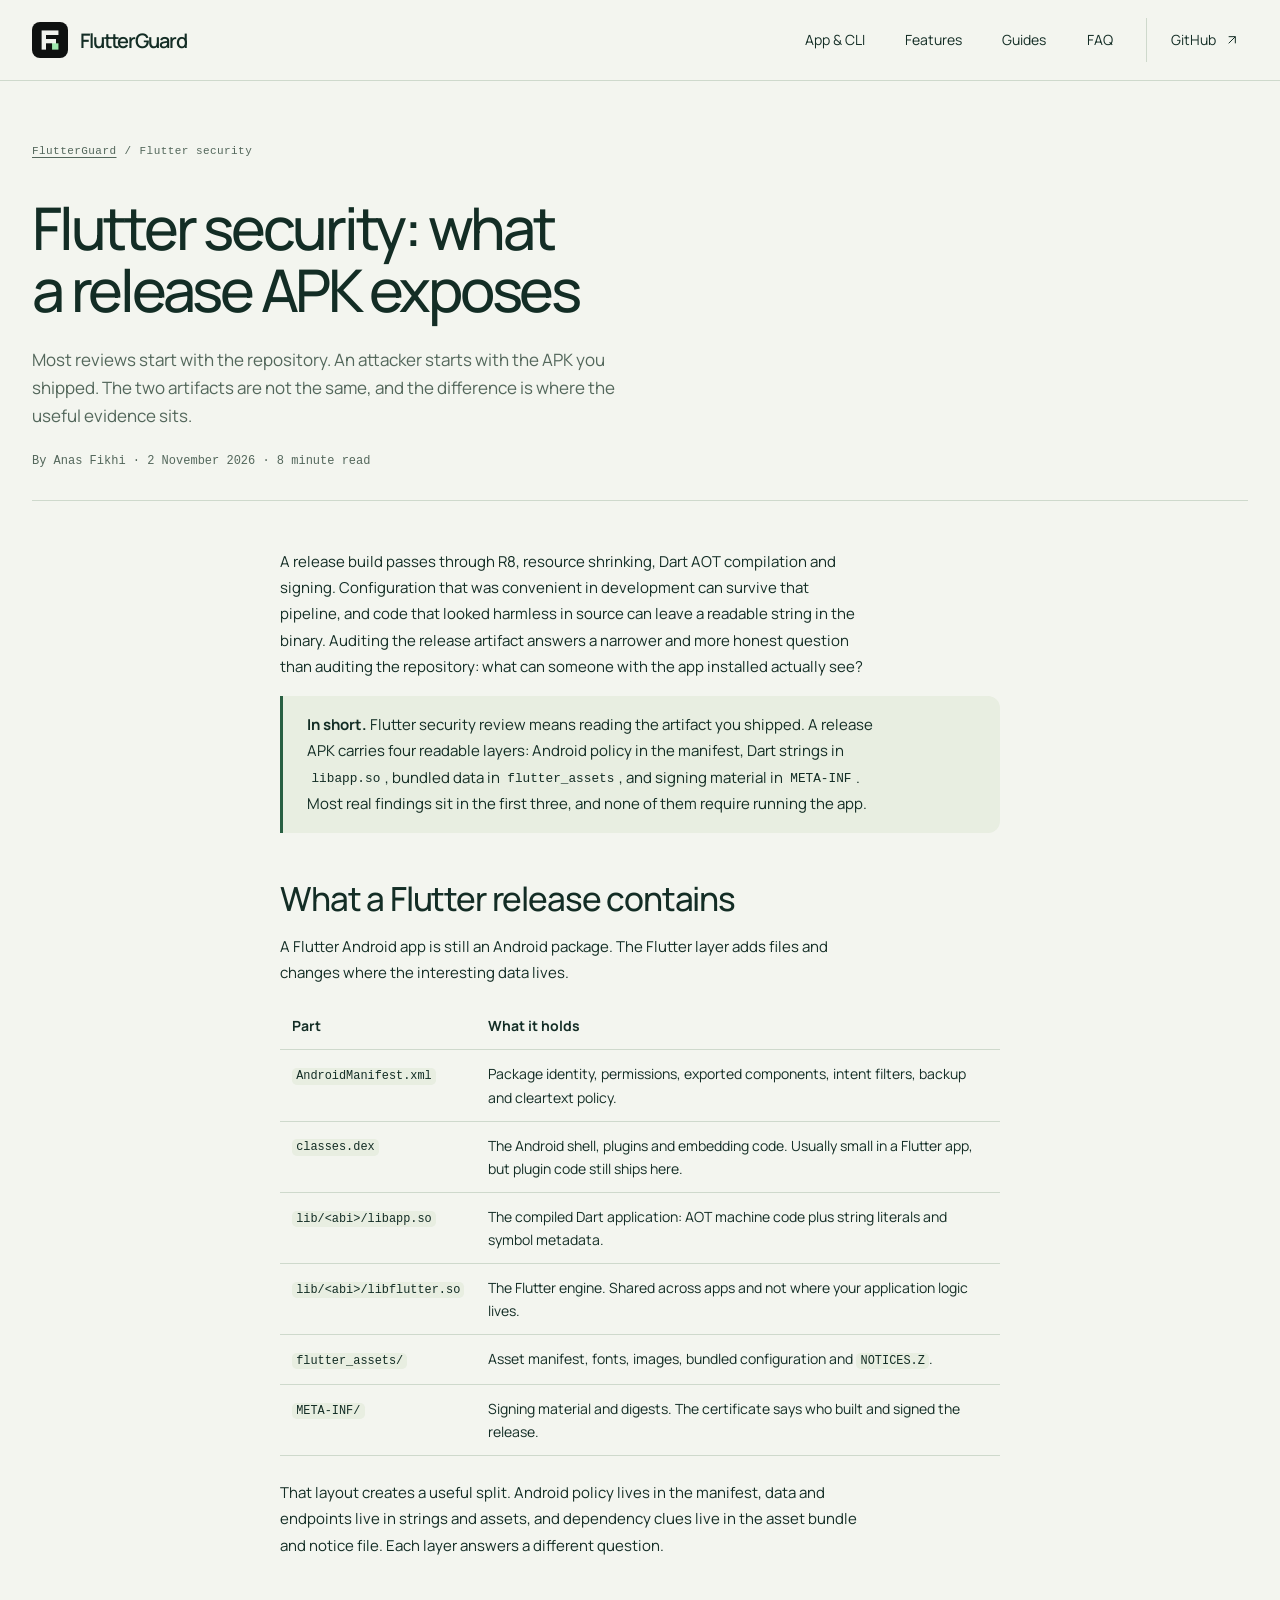
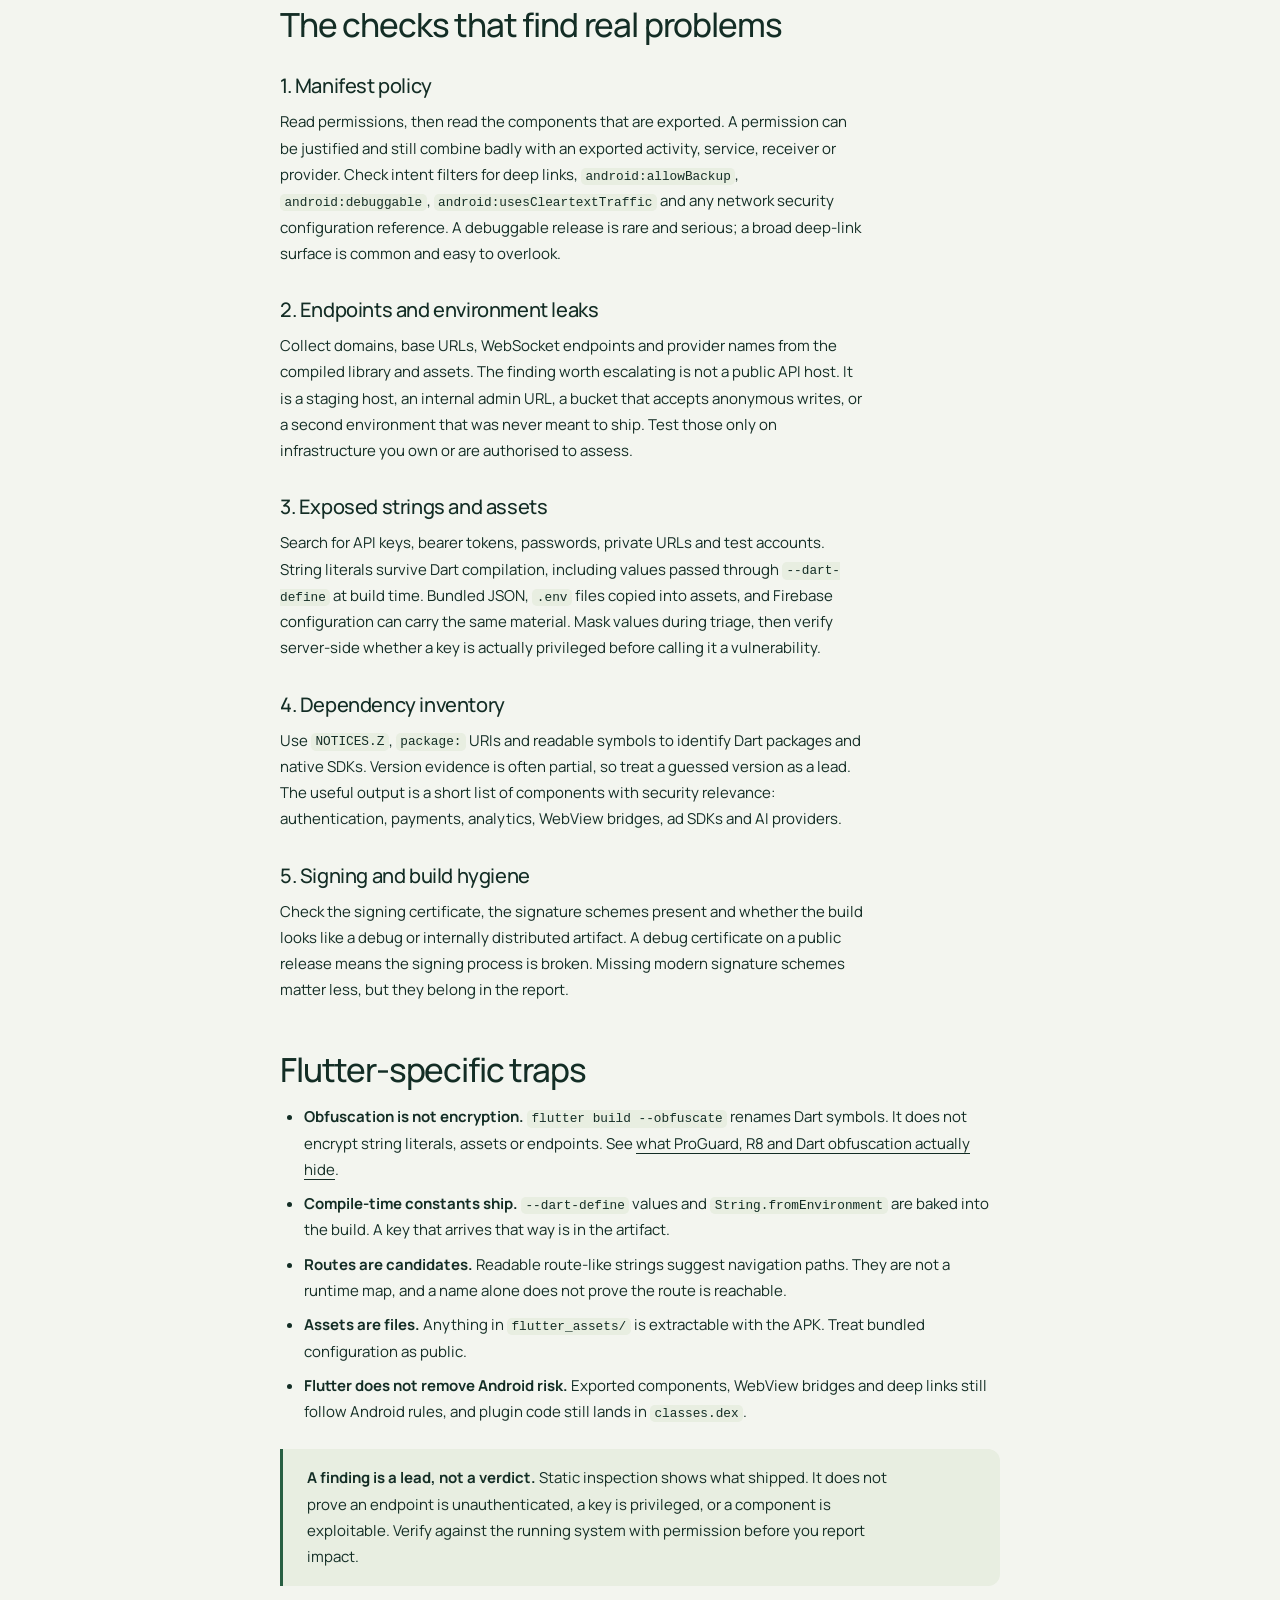
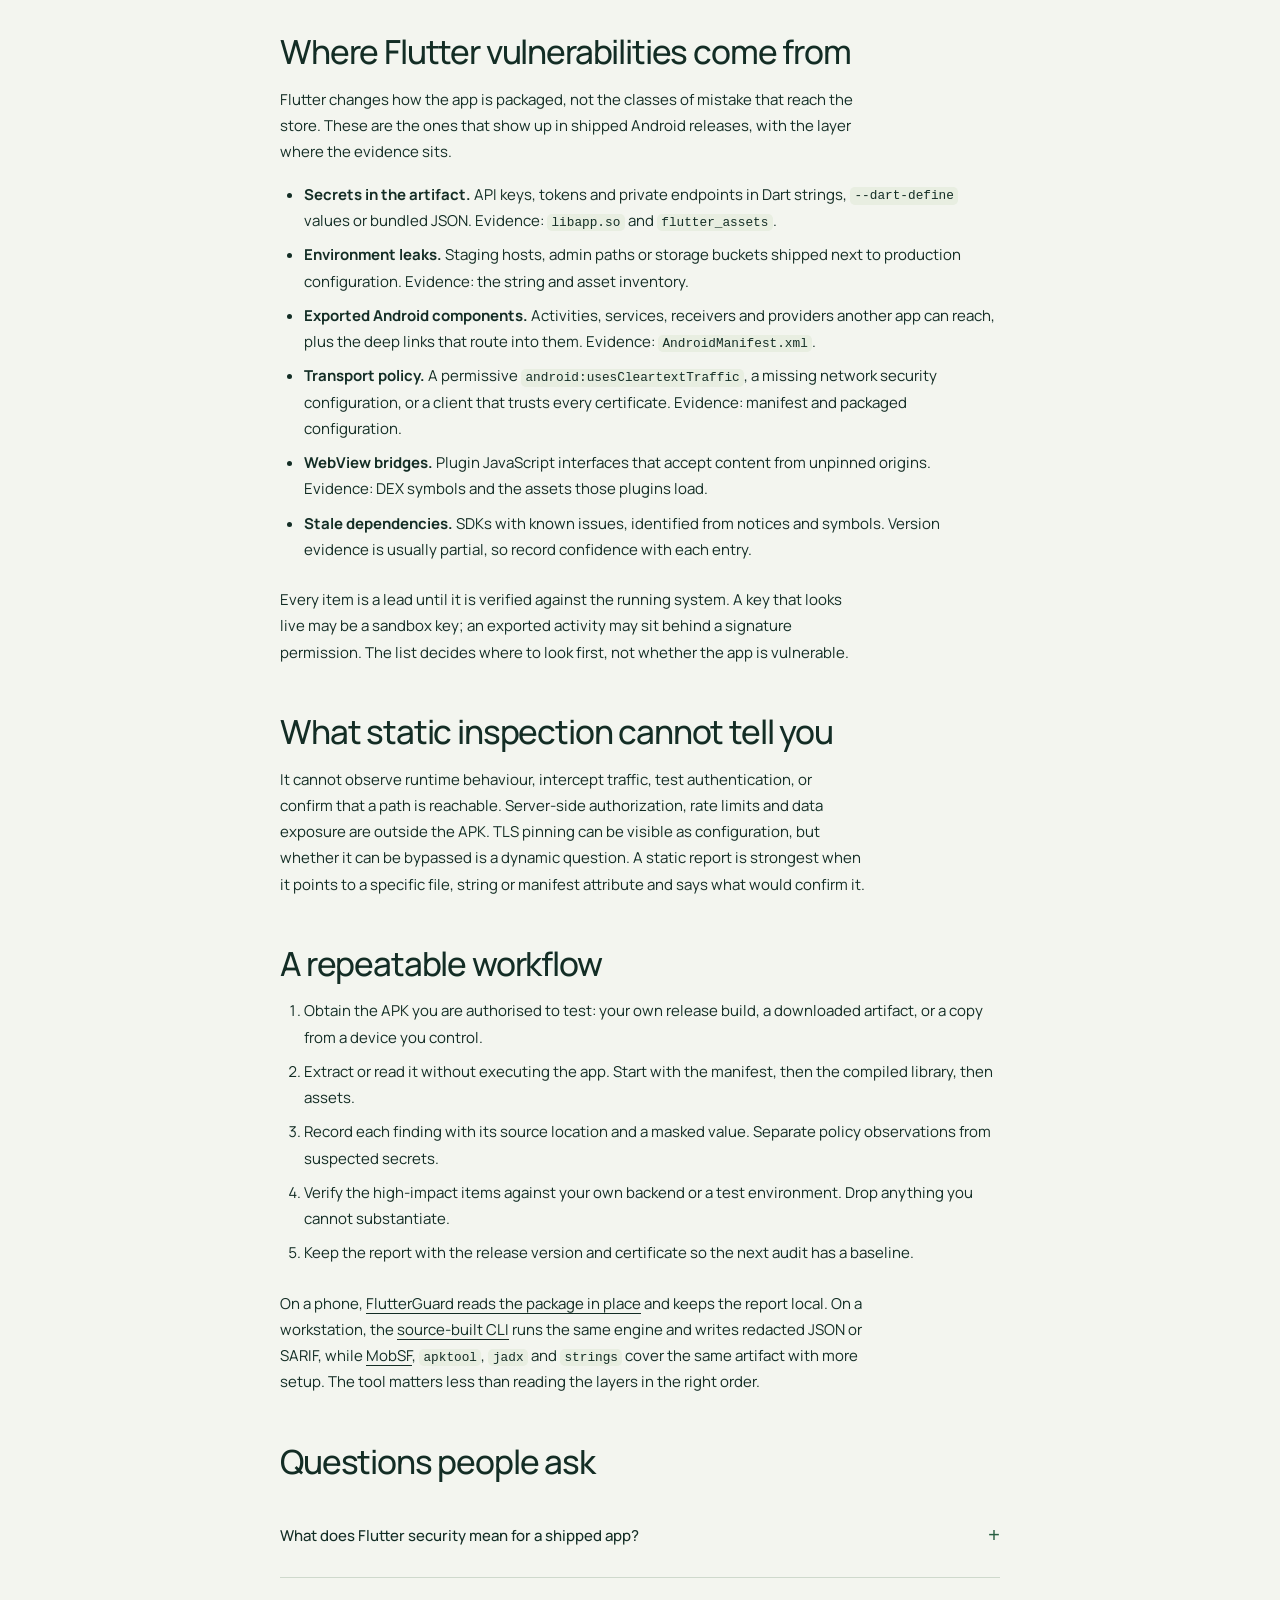
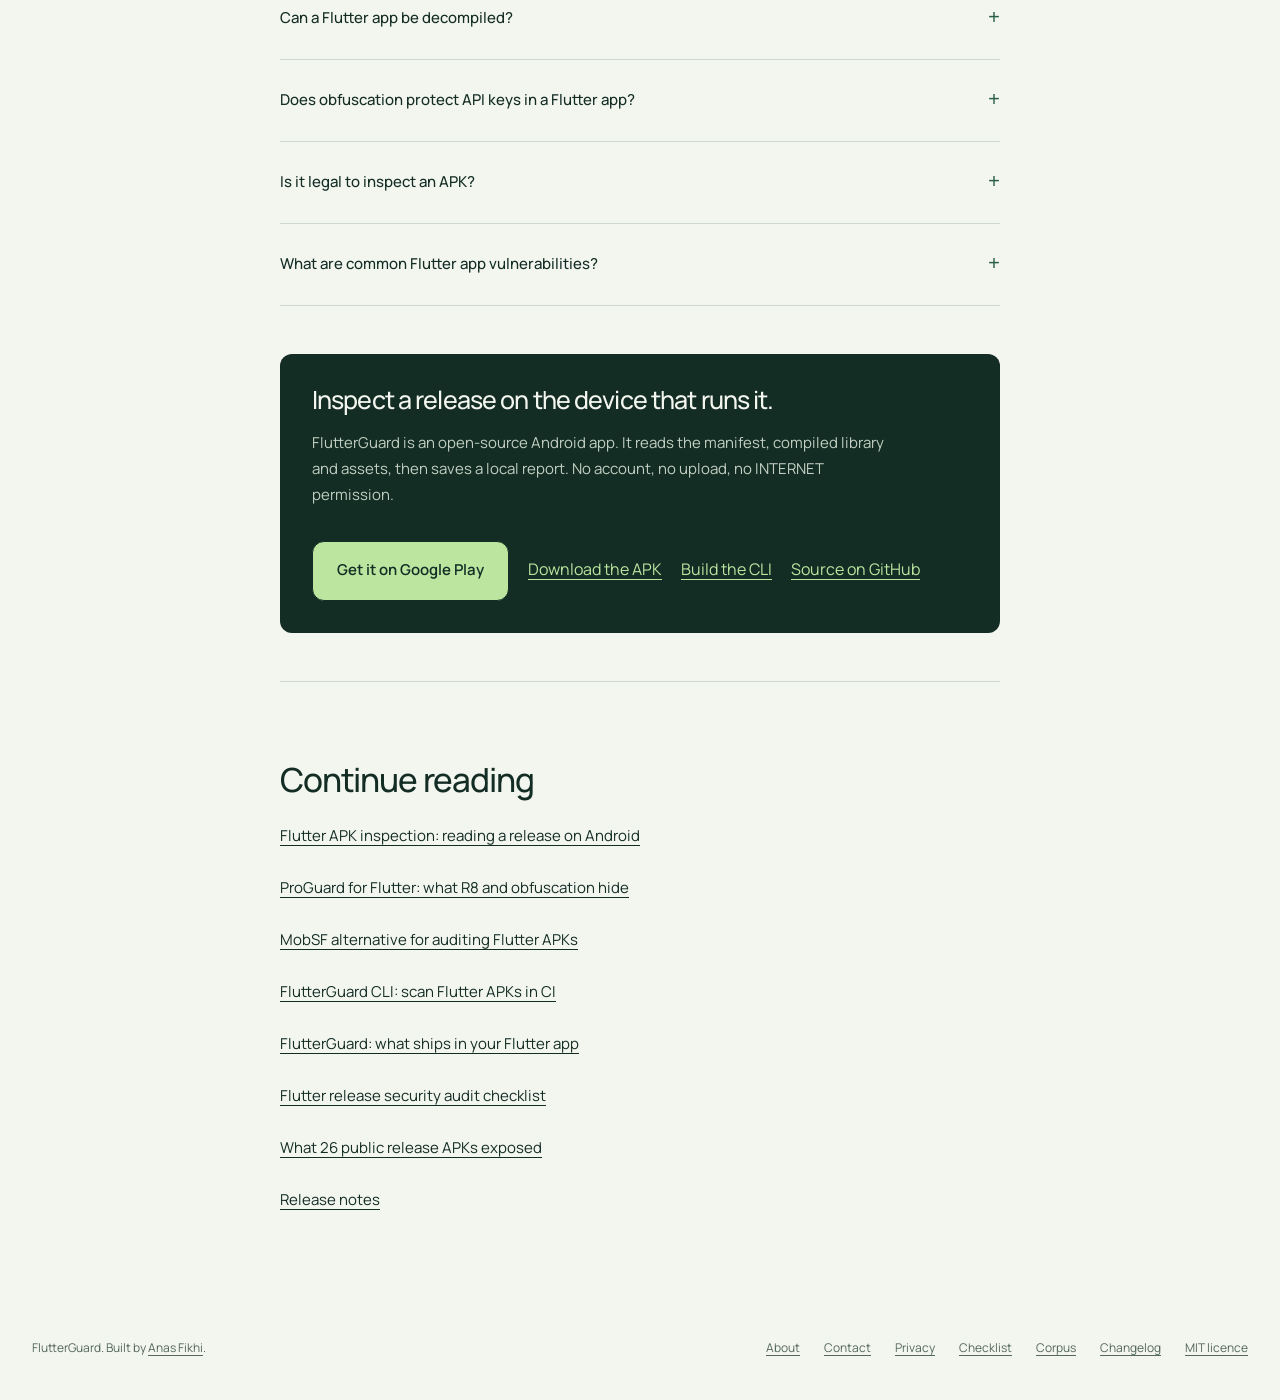
<file: flutter-security/index.html>
<!DOCTYPE html>
<html lang="en">
<head>
  <meta charset="utf-8">
  <meta name="viewport" content="width=device-width, initial-scale=1">
  <title>Flutter security: what a release APK exposes</title>
  <meta name="description" content="A practical checklist for auditing a released Flutter app on Android: manifest policy, endpoints, exposed strings, dependencies and signing.">
  <meta name="author" content="Anas Fikhi">
  <meta name="theme-color" content="#f3f5ef">
  <meta name="color-scheme" content="light">
  <meta name="robots" content="index, follow, max-image-preview:large">
  <link rel="canonical" href="https://flutterguard.dev/flutter-security/">
  <link rel="alternate" type="text/plain" href="/llms.txt" title="LLM-readable summary">
  <link rel="icon" href="/icon-192.png" type="image/png" sizes="192x192">
  <link rel="apple-touch-icon" href="/apple-touch-icon.png">
  <link rel="manifest" href="/site.webmanifest">
  <link rel="preload" href="/assets/fonts/manrope-latin.woff2" as="font" type="font/woff2" crossorigin>
  <link rel="stylesheet" href="/styles.css">
  <script src="/site.js" defer></script>
  <meta property="og:type" content="article">
  <meta property="og:site_name" content="FlutterGuard">
  <meta property="og:title" content="Flutter security: what a release APK exposes">
  <meta property="og:description" content="Manifest policy, endpoints, exposed strings, dependencies and signing: a practical audit checklist for a shipped Flutter app.">
  <meta property="og:url" content="https://flutterguard.dev/flutter-security/">
  <meta property="og:image" content="https://flutterguard.dev/og-flutter-security.png">
  <meta property="og:image:type" content="image/png">
  <meta property="og:image:width" content="1200">
  <meta property="og:image:height" content="630">
  <meta property="og:image:alt" content="Guide cover: Flutter security, what a release APK exposes, beside the FlutterGuard app.">
  <meta property="og:locale" content="en_US">
  <meta property="article:published_time" content="2026-11-02">
  <meta property="article:modified_time" content="2026-11-02">
  <meta property="article:author" content="Anas Fikhi">
  <meta name="twitter:card" content="summary_large_image">
  <meta name="twitter:title" content="Flutter security: what a release APK exposes">
  <meta name="twitter:description" content="The checks that matter in a shipped Flutter APK, and what static inspection cannot tell you.">
  <meta name="twitter:image" content="https://flutterguard.dev/og-flutter-security.png">
  <meta name="twitter:image:alt" content="Guide cover: Flutter security, what a release APK exposes, beside the FlutterGuard app.">
  <script type="application/ld+json">
  {"@context":"https://schema.org","@type":"TechArticle","headline":"Flutter security: what a release APK exposes","description":"A practical checklist for auditing a released Flutter app on Android: manifest policy, endpoints, exposed strings, dependencies and signing.","url":"https://flutterguard.dev/flutter-security/","mainEntityOfPage":"https://flutterguard.dev/flutter-security/","datePublished":"2026-11-02","dateModified":"2026-11-02","inLanguage":"en","image":"https://flutterguard.dev/og-flutter-security.png","author":{"@type":"Person","name":"Anas Fikhi","url":"https://gwhyyy.com"},"publisher":{"@type":"Organization","name":"FlutterGuard","url":"https://flutterguard.dev/","logo":{"@type":"ImageObject","url":"https://flutterguard.dev/icon-512.png"}},"about":{"@type":"SoftwareApplication","name":"FlutterGuard","url":"https://flutterguard.dev/","applicationCategory":"SecurityApplication","operatingSystem":"Android 8.0+; source-built CLI requires JDK 17+"}}
  </script>
  <script type="application/ld+json">
  {"@context":"https://schema.org","@type":"BreadcrumbList","itemListElement":[{"@type":"ListItem","position":1,"name":"FlutterGuard","item":"https://flutterguard.dev/"},{"@type":"ListItem","position":2,"name":"Flutter security","item":"https://flutterguard.dev/flutter-security/"}]}
  </script>
  <script type="application/ld+json">
  {"@context":"https://schema.org","@type":"FAQPage","mainEntity":[{"@type":"Question","name":"What does Flutter security mean for a shipped app?","acceptedAnswer":{"@type":"Answer","text":"It means the surface the package exposes to someone who has it installed: permissions and exported components, endpoints and environment names, string literals that look like credentials, bundled assets, third-party SDKs, and the certificate that signed the build. Source code is a different artifact and can disagree with what actually shipped."}},{"@type":"Question","name":"Can a Flutter app be decompiled?","acceptedAnswer":{"@type":"Answer","text":"Dart is compiled ahead of time into machine code in libapp.so, so there is no bytecode to turn back into readable source. String literals, symbol names and class metadata survive that compilation, which is enough to recover endpoints, configuration and dependency clues. Reading those is inspection, not decompilation."}},{"@type":"Question","name":"Does obfuscation protect API keys in a Flutter app?","acceptedAnswer":{"@type":"Answer","text":"No. --obfuscate renames Dart symbols. It does not encrypt string literals, assets or configuration, and a key passed through --dart-define is baked into the build. A key that must stay secret does not belong in the client at all."}},{"@type":"Question","name":"Is it legal to inspect an APK?","acceptedAnswer":{"@type":"Answer","text":"Only for apps you own or have written permission to assess, and only within whatever scope that permission names. Reading a package is not the same as testing the service behind it. The technical steps on this page are not authorisation."}},{"@type":"Question","name":"What are common Flutter app vulnerabilities?","acceptedAnswer":{"@type":"Answer","text":"The recurring ones in shipped builds are secrets baked into strings or assets, staging endpoints left in production, exported Android components and deep links, cleartext traffic or a permissive network policy, WebView bridges, and outdated SDKs. Flutter changes the packaging, not the classes of mistake; the evidence sits in the manifest, libapp.so and flutter_assets."}}]}
  </script>
</head>
<body>
  <a class="skip-link" href="#main-content">Skip to content</a>
  <header class="site-header">
    <div class="container header-inner">
      <a class="brand" href="/" aria-label="FlutterGuard"><img src="/assets/app/icon-512.png" width="36" height="36" alt=""><span>FlutterGuard</span></a>
      <nav class="site-nav" aria-label="Primary">
        <a class="nav-section" href="/#get-started">App &amp; CLI</a>
        <a class="nav-section" href="/#features">Features</a>
        <a class="nav-section" href="/#guides">Guides</a>
        <a class="nav-section" href="/#faq">FAQ</a>
        <a class="nav-source" href="https://github.com/anasfik/FlutterGuard" target="_blank" rel="noopener noreferrer">GitHub <svg viewBox="0 0 24 24" fill="none" stroke="currentColor" stroke-width="1.5" aria-hidden="true"><path d="M7 17 17 7M7 7h10v10"/></svg><span class="sr-only"> (opens in a new tab)</span></a>
      </nav>
    </div>
  </header>

  <main id="main-content" tabindex="-1">
    <article>
      <header class="article-hero container">
        <nav class="breadcrumbs" aria-label="Breadcrumb"><a href="/">FlutterGuard</a><span aria-hidden="true">/</span><span aria-current="page">Flutter security</span></nav>
        <h1>Flutter security: what a release APK exposes</h1>
        <p class="article-lead">Most reviews start with the repository. An attacker starts with the APK you shipped. The two artifacts are not the same, and the difference is where the useful evidence sits.</p>
        <p class="article-meta">By Anas Fikhi · <time datetime="2026-11-02">2 November 2026</time> · 8 minute read</p>
      </header>

      <div class="article-body container">
        <p>A release build passes through R8, resource shrinking, Dart AOT compilation and signing. Configuration that was convenient in development can survive that pipeline, and code that looked harmless in source can leave a readable string in the binary. Auditing the release artifact answers a narrower and more honest question than auditing the repository: what can someone with the app installed actually see?</p>

        <div class="article-note"><p><strong>In short.</strong> Flutter security review means reading the artifact you shipped. A release APK carries four readable layers: Android policy in the manifest, Dart strings in <code>libapp.so</code>, bundled data in <code>flutter_assets</code>, and signing material in <code>META-INF</code>. Most real findings sit in the first three, and none of them require running the app.</p></div>

        <h2>What a Flutter release contains</h2>
        <p>A Flutter Android app is still an Android package. The Flutter layer adds files and changes where the interesting data lives.</p>
        <table>
          <thead><tr><th>Part</th><th>What it holds</th></tr></thead>
          <tbody>
            <tr><td><code>AndroidManifest.xml</code></td><td>Package identity, permissions, exported components, intent filters, backup and cleartext policy.</td></tr>
            <tr><td><code>classes.dex</code></td><td>The Android shell, plugins and embedding code. Usually small in a Flutter app, but plugin code still ships here.</td></tr>
            <tr><td><code>lib/&lt;abi&gt;/libapp.so</code></td><td>The compiled Dart application: AOT machine code plus string literals and symbol metadata.</td></tr>
            <tr><td><code>lib/&lt;abi&gt;/libflutter.so</code></td><td>The Flutter engine. Shared across apps and not where your application logic lives.</td></tr>
            <tr><td><code>flutter_assets/</code></td><td>Asset manifest, fonts, images, bundled configuration and <code>NOTICES.Z</code>.</td></tr>
            <tr><td><code>META-INF/</code></td><td>Signing material and digests. The certificate says who built and signed the release.</td></tr>
          </tbody>
        </table>
        <p>That layout creates a useful split. Android policy lives in the manifest, data and endpoints live in strings and assets, and dependency clues live in the asset bundle and notice file. Each layer answers a different question.</p>

        <h2>The checks that find real problems</h2>
        <h3>1. Manifest policy</h3>
        <p>Read permissions, then read the components that are exported. A permission can be justified and still combine badly with an exported activity, service, receiver or provider. Check intent filters for deep links, <code>android:allowBackup</code>, <code>android:debuggable</code>, <code>android:usesCleartextTraffic</code> and any network security configuration reference. A debuggable release is rare and serious; a broad deep-link surface is common and easy to overlook.</p>

        <h3>2. Endpoints and environment leaks</h3>
        <p>Collect domains, base URLs, WebSocket endpoints and provider names from the compiled library and assets. The finding worth escalating is not a public API host. It is a staging host, an internal admin URL, a bucket that accepts anonymous writes, or a second environment that was never meant to ship. Test those only on infrastructure you own or are authorised to assess.</p>

        <h3>3. Exposed strings and assets</h3>
        <p>Search for API keys, bearer tokens, passwords, private URLs and test accounts. String literals survive Dart compilation, including values passed through <code>--dart-define</code> at build time. Bundled JSON, <code>.env</code> files copied into assets, and Firebase configuration can carry the same material. Mask values during triage, then verify server-side whether a key is actually privileged before calling it a vulnerability.</p>

        <h3>4. Dependency inventory</h3>
        <p>Use <code>NOTICES.Z</code>, <code>package:</code> URIs and readable symbols to identify Dart packages and native SDKs. Version evidence is often partial, so treat a guessed version as a lead. The useful output is a short list of components with security relevance: authentication, payments, analytics, WebView bridges, ad SDKs and AI providers.</p>

        <h3>5. Signing and build hygiene</h3>
        <p>Check the signing certificate, the signature schemes present and whether the build looks like a debug or internally distributed artifact. A debug certificate on a public release means the signing process is broken. Missing modern signature schemes matter less, but they belong in the report.</p>

        <h2>Flutter-specific traps</h2>
        <ul>
          <li><strong>Obfuscation is not encryption.</strong> <code>flutter build --obfuscate</code> renames Dart symbols. It does not encrypt string literals, assets or endpoints. See <a href="/proguard-flutter/">what ProGuard, R8 and Dart obfuscation actually hide</a>.</li>
          <li><strong>Compile-time constants ship.</strong> <code>--dart-define</code> values and <code>String.fromEnvironment</code> are baked into the build. A key that arrives that way is in the artifact.</li>
          <li><strong>Routes are candidates.</strong> Readable route-like strings suggest navigation paths. They are not a runtime map, and a name alone does not prove the route is reachable.</li>
          <li><strong>Assets are files.</strong> Anything in <code>flutter_assets/</code> is extractable with the APK. Treat bundled configuration as public.</li>
          <li><strong>Flutter does not remove Android risk.</strong> Exported components, WebView bridges and deep links still follow Android rules, and plugin code still lands in <code>classes.dex</code>.</li>
        </ul>

        <div class="article-note"><p><strong>A finding is a lead, not a verdict.</strong> Static inspection shows what shipped. It does not prove an endpoint is unauthenticated, a key is privileged, or a component is exploitable. Verify against the running system with permission before you report impact.</p></div>

        <h2>Where Flutter vulnerabilities come from</h2>
        <p>Flutter changes how the app is packaged, not the classes of mistake that reach the store. These are the ones that show up in shipped Android releases, with the layer where the evidence sits.</p>
        <ul>
          <li><strong>Secrets in the artifact.</strong> API keys, tokens and private endpoints in Dart strings, <code>--dart-define</code> values or bundled JSON. Evidence: <code>libapp.so</code> and <code>flutter_assets</code>.</li>
          <li><strong>Environment leaks.</strong> Staging hosts, admin paths or storage buckets shipped next to production configuration. Evidence: the string and asset inventory.</li>
          <li><strong>Exported Android components.</strong> Activities, services, receivers and providers another app can reach, plus the deep links that route into them. Evidence: <code>AndroidManifest.xml</code>.</li>
          <li><strong>Transport policy.</strong> A permissive <code>android:usesCleartextTraffic</code>, a missing network security configuration, or a client that trusts every certificate. Evidence: manifest and packaged configuration.</li>
          <li><strong>WebView bridges.</strong> Plugin JavaScript interfaces that accept content from unpinned origins. Evidence: DEX symbols and the assets those plugins load.</li>
          <li><strong>Stale dependencies.</strong> SDKs with known issues, identified from notices and symbols. Version evidence is usually partial, so record confidence with each entry.</li>
        </ul>
        <p>Every item is a lead until it is verified against the running system. A key that looks live may be a sandbox key; an exported activity may sit behind a signature permission. The list decides where to look first, not whether the app is vulnerable.</p>

        <h2>What static inspection cannot tell you</h2>
        <p>It cannot observe runtime behaviour, intercept traffic, test authentication, or confirm that a path is reachable. Server-side authorization, rate limits and data exposure are outside the APK. TLS pinning can be visible as configuration, but whether it can be bypassed is a dynamic question. A static report is strongest when it points to a specific file, string or manifest attribute and says what would confirm it.</p>

        <h2>A repeatable workflow</h2>
        <ol>
          <li>Obtain the APK you are authorised to test: your own release build, a downloaded artifact, or a copy from a device you control.</li>
          <li>Extract or read it without executing the app. Start with the manifest, then the compiled library, then assets.</li>
          <li>Record each finding with its source location and a masked value. Separate policy observations from suspected secrets.</li>
          <li>Verify the high-impact items against your own backend or a test environment. Drop anything you cannot substantiate.</li>
          <li>Keep the report with the release version and certificate so the next audit has a baseline.</li>
        </ol>
        <p>On a phone, <a href="/flutter-apk-inspection/">FlutterGuard reads the package in place</a> and keeps the report local. On a workstation, the <a href="/cli/">source-built CLI</a> runs the same engine and writes redacted JSON or SARIF, while <a href="/mobsf-alternative/">MobSF</a>, <code>apktool</code>, <code>jadx</code> and <code>strings</code> cover the same artifact with more setup. The tool matters less than reading the layers in the right order.</p>

        <h2>Questions people ask</h2>
        <div class="faq-list">
          <details><summary>What does Flutter security mean for a shipped app?</summary><p>It means the surface the package exposes to someone who has it installed: permissions and exported components, endpoints and environment names, string literals that look like credentials, bundled assets, third-party SDKs, and the certificate that signed the build. Source code is a different artifact and can disagree with what actually shipped.</p></details>
          <details><summary>Can a Flutter app be decompiled?</summary><p>Dart is compiled ahead of time into machine code in <code>libapp.so</code>, so there is no bytecode to turn back into readable source. String literals, symbol names and class metadata survive that compilation, which is enough to recover endpoints, configuration and dependency clues. Reading those is inspection, not decompilation.</p></details>
          <details><summary>Does obfuscation protect API keys in a Flutter app?</summary><p>No. <code>--obfuscate</code> renames Dart symbols. It does not encrypt string literals, assets or configuration, and a key passed through <code>--dart-define</code> is baked into the build. A key that must stay secret does not belong in the client at all.</p></details>
          <details><summary>Is it legal to inspect an APK?</summary><p>Only for apps you own or have written permission to assess, and only within whatever scope that permission names. Reading a package is not the same as testing the service behind it. The technical steps on this page are not authorisation.</p></details>
          <details><summary>What are common Flutter app vulnerabilities?</summary><p>The recurring ones in shipped builds are secrets baked into strings or assets, staging endpoints left in production, exported Android components and deep links, cleartext traffic or a permissive network policy, WebView bridges, and outdated SDKs. Flutter changes the packaging, not the classes of mistake; the evidence sits in the manifest, <code>libapp.so</code> and <code>flutter_assets</code>.</p></details>
        </div>

        <div class="article-cta">
          <h2>Inspect a release on the device that runs it.</h2>
          <p>FlutterGuard is an open-source Android app. It reads the manifest, compiled library and assets, then saves a local report. No account, no upload, no INTERNET permission.</p>
          <a class="button" href="https://play.google.com/store/apps/details?id=com.flutterguard.app" target="_blank" rel="noopener noreferrer">Get it on Google Play<span class="sr-only"> (opens in a new tab)</span></a>
          <a class="quiet" href="https://github.com/anasfik/FlutterGuard/releases/latest" target="_blank" rel="noopener noreferrer">Download the APK<span class="sr-only"> (opens in a new tab)</span></a>
          <a class="quiet" href="/cli/">Build the CLI</a>
          <a class="quiet" href="https://github.com/anasfik/FlutterGuard" target="_blank" rel="noopener noreferrer">Source on GitHub<span class="sr-only"> (opens in a new tab)</span></a>
        </div>

        <nav class="article-related" aria-label="Related guides">
          <h2>Continue reading</h2>
          <ul>
            <li><a href="/flutter-apk-inspection/">Flutter APK inspection: reading a release on Android</a></li>
            <li><a href="/proguard-flutter/">ProGuard for Flutter: what R8 and obfuscation hide</a></li>
            <li><a href="/mobsf-alternative/">MobSF alternative for auditing Flutter APKs</a></li>
            <li><a href="/cli/">FlutterGuard CLI: scan Flutter APKs in CI</a></li>
            <li><a href="/">FlutterGuard: what ships in your Flutter app</a></li>
            <li><a href="/flutter-security-checklist/">Flutter release security audit checklist</a></li>
            <li><a href="/flutter-release-corpus/">What 26 public release APKs exposed</a></li>
            <li><a href="/changelog/">Release notes</a></li>
        </ul>
        </nav>
      </div>
    </article>
  </main>

  <footer class="site-footer container"><p>FlutterGuard. Built by <a href="https://gwhyyy.com" target="_blank" rel="noopener noreferrer">Anas Fikhi<span class="sr-only"> (opens in a new tab)</span></a>.</p><nav class="footer-links" aria-label="Site"><a href="/about/">About</a><a href="/contact/">Contact</a><a href="/privacy/">Privacy</a><a href="/flutter-security-checklist/">Checklist</a><a href="/flutter-release-corpus/">Corpus</a><a href="/changelog/">Changelog</a><a href="https://github.com/anasfik/FlutterGuard/blob/main/LICENSE" target="_blank" rel="noopener noreferrer">MIT licence<span class="sr-only"> (opens in a new tab)</span></a></nav></footer>
  <script defer src="https://static.cloudflareinsights.com/beacon.min.js" data-cf-beacon='{"token":"f9110d5432f446d6833224ec262cdd83"}'></script>
  <script defer src="/assets/app/posthog.js"></script>
</body>
</html>
</file>
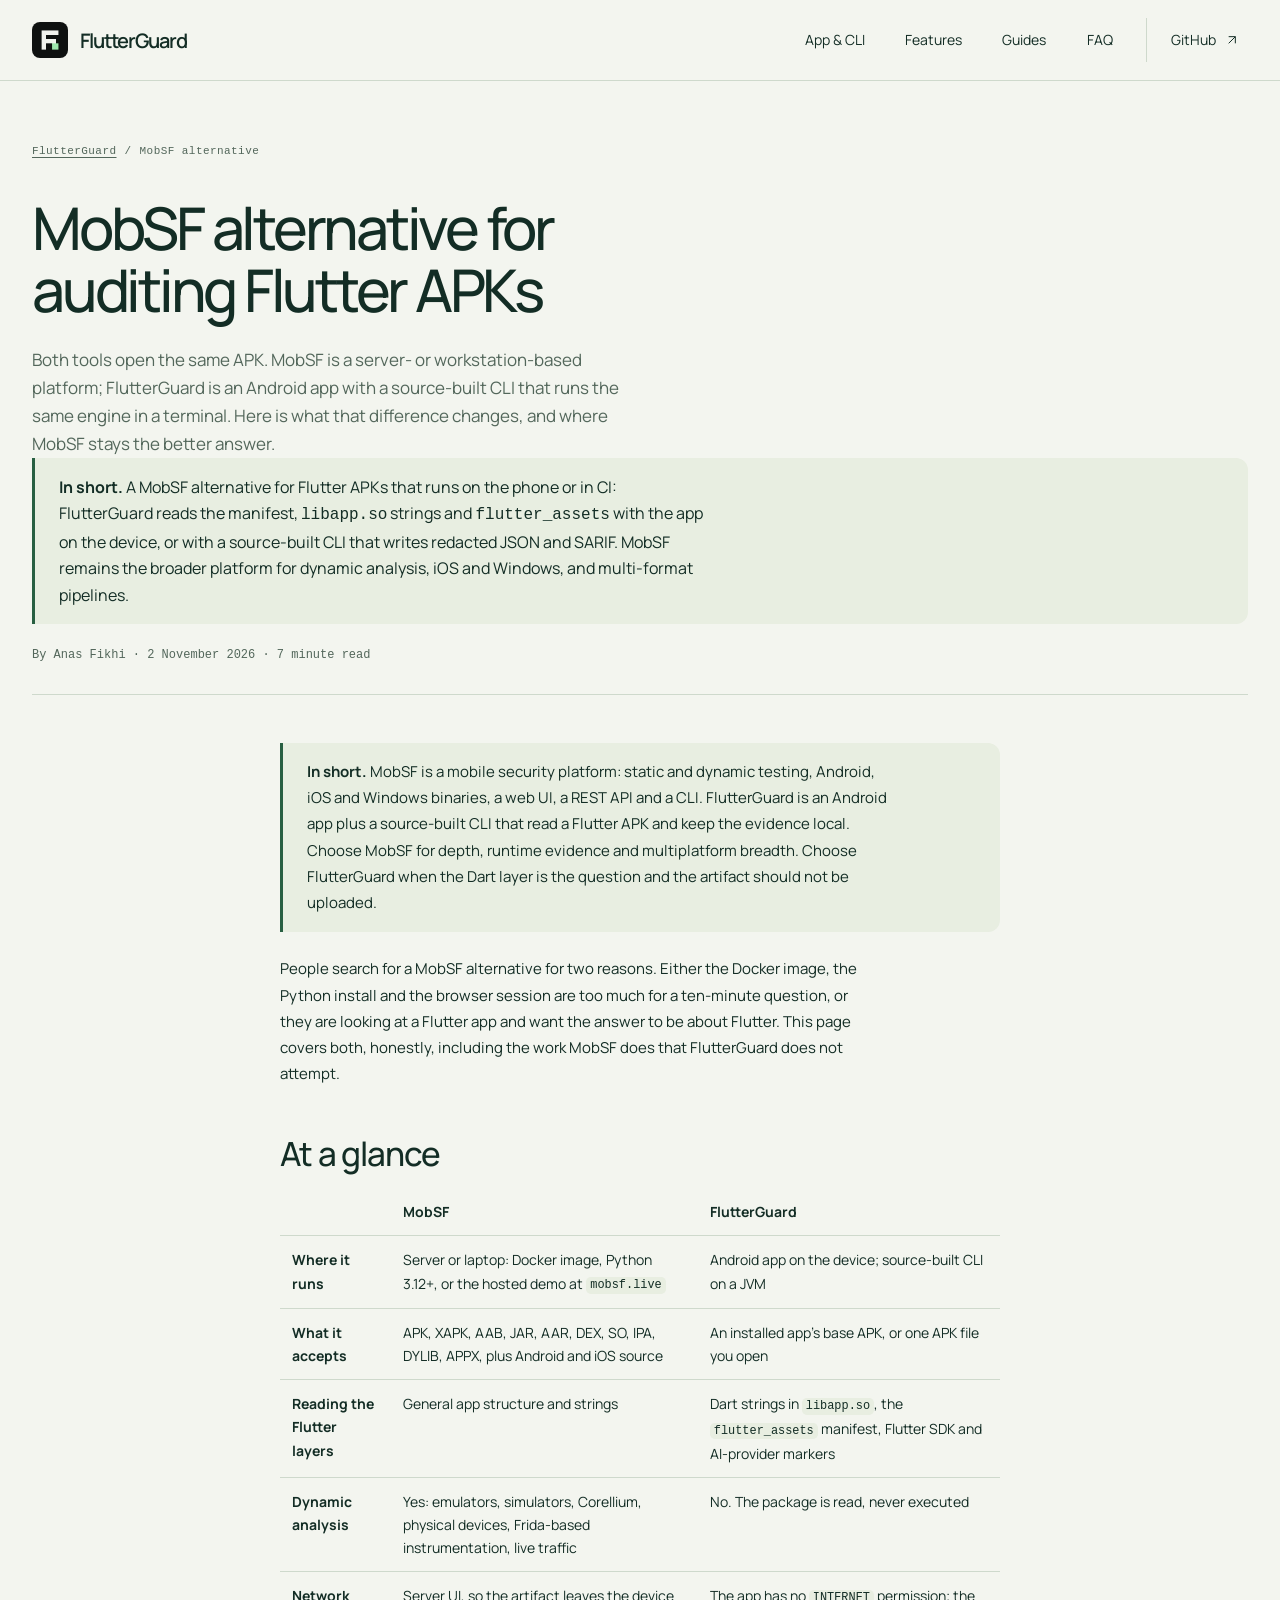
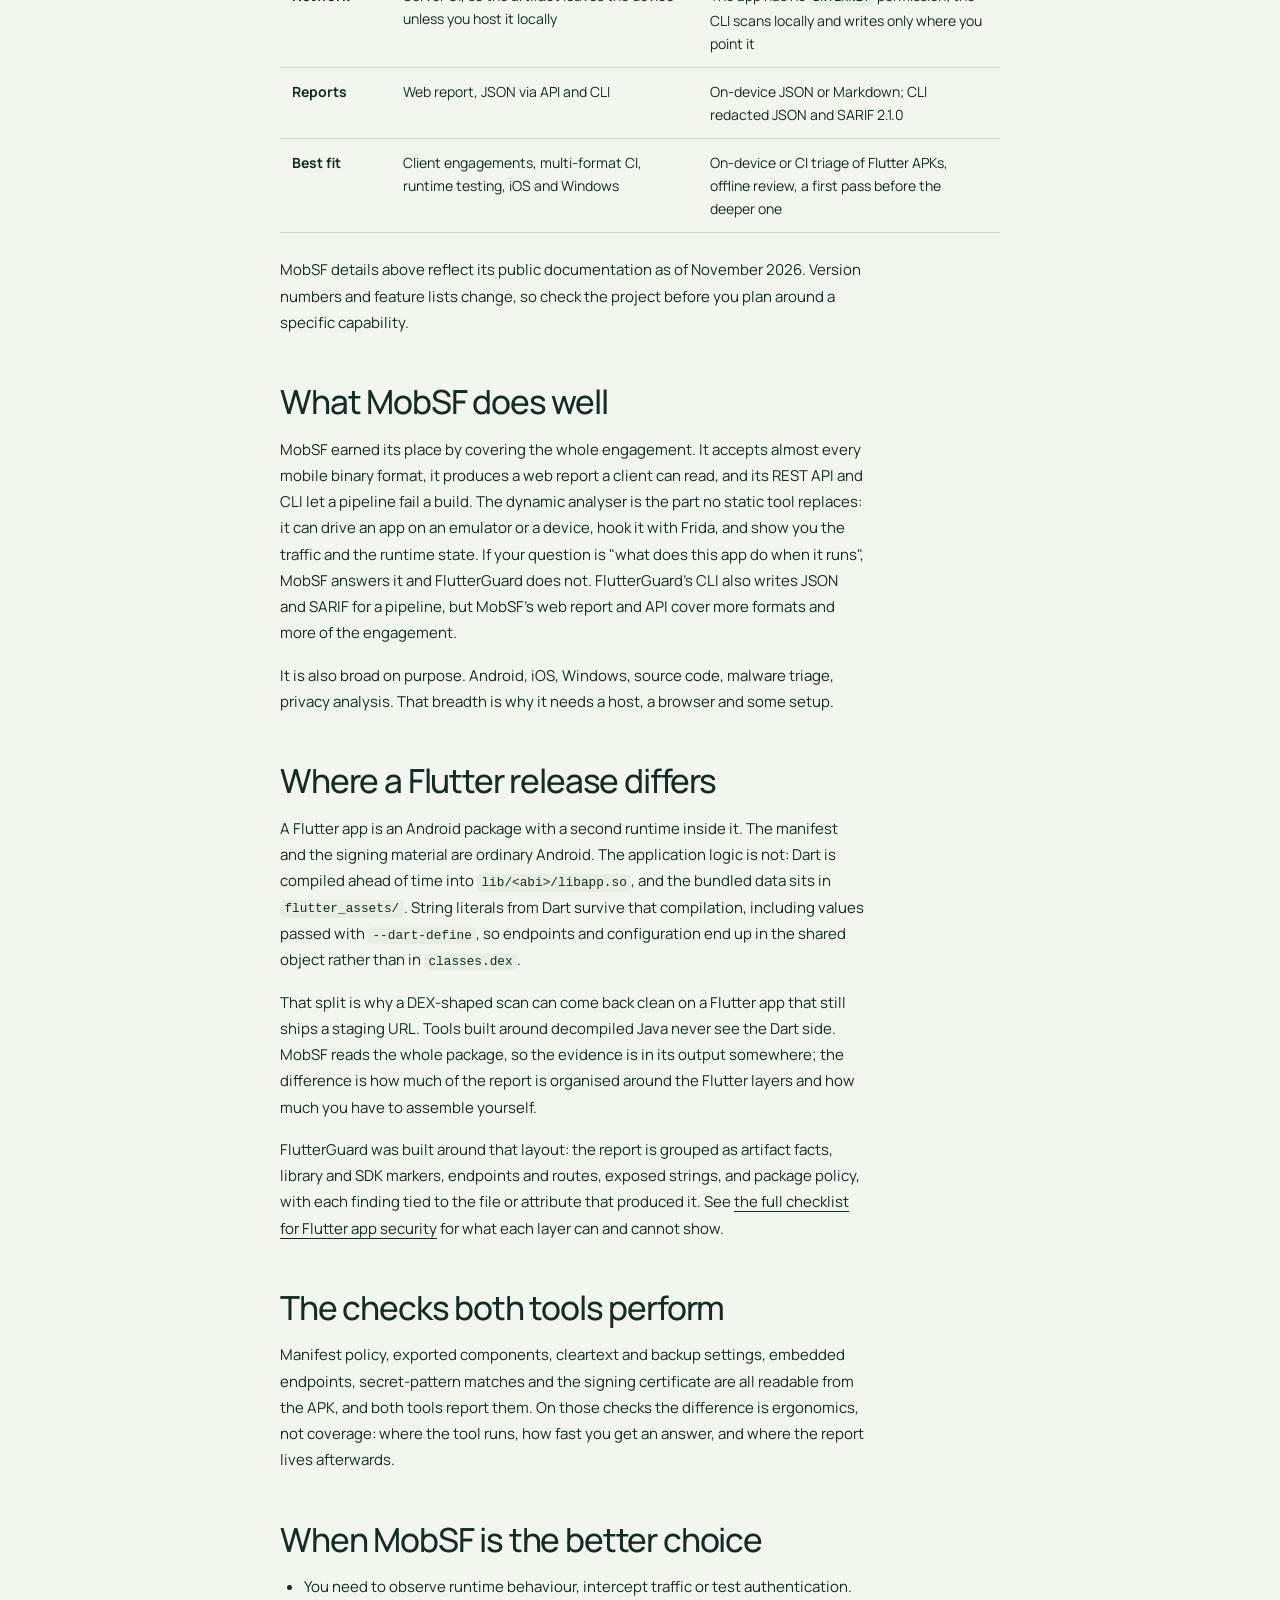
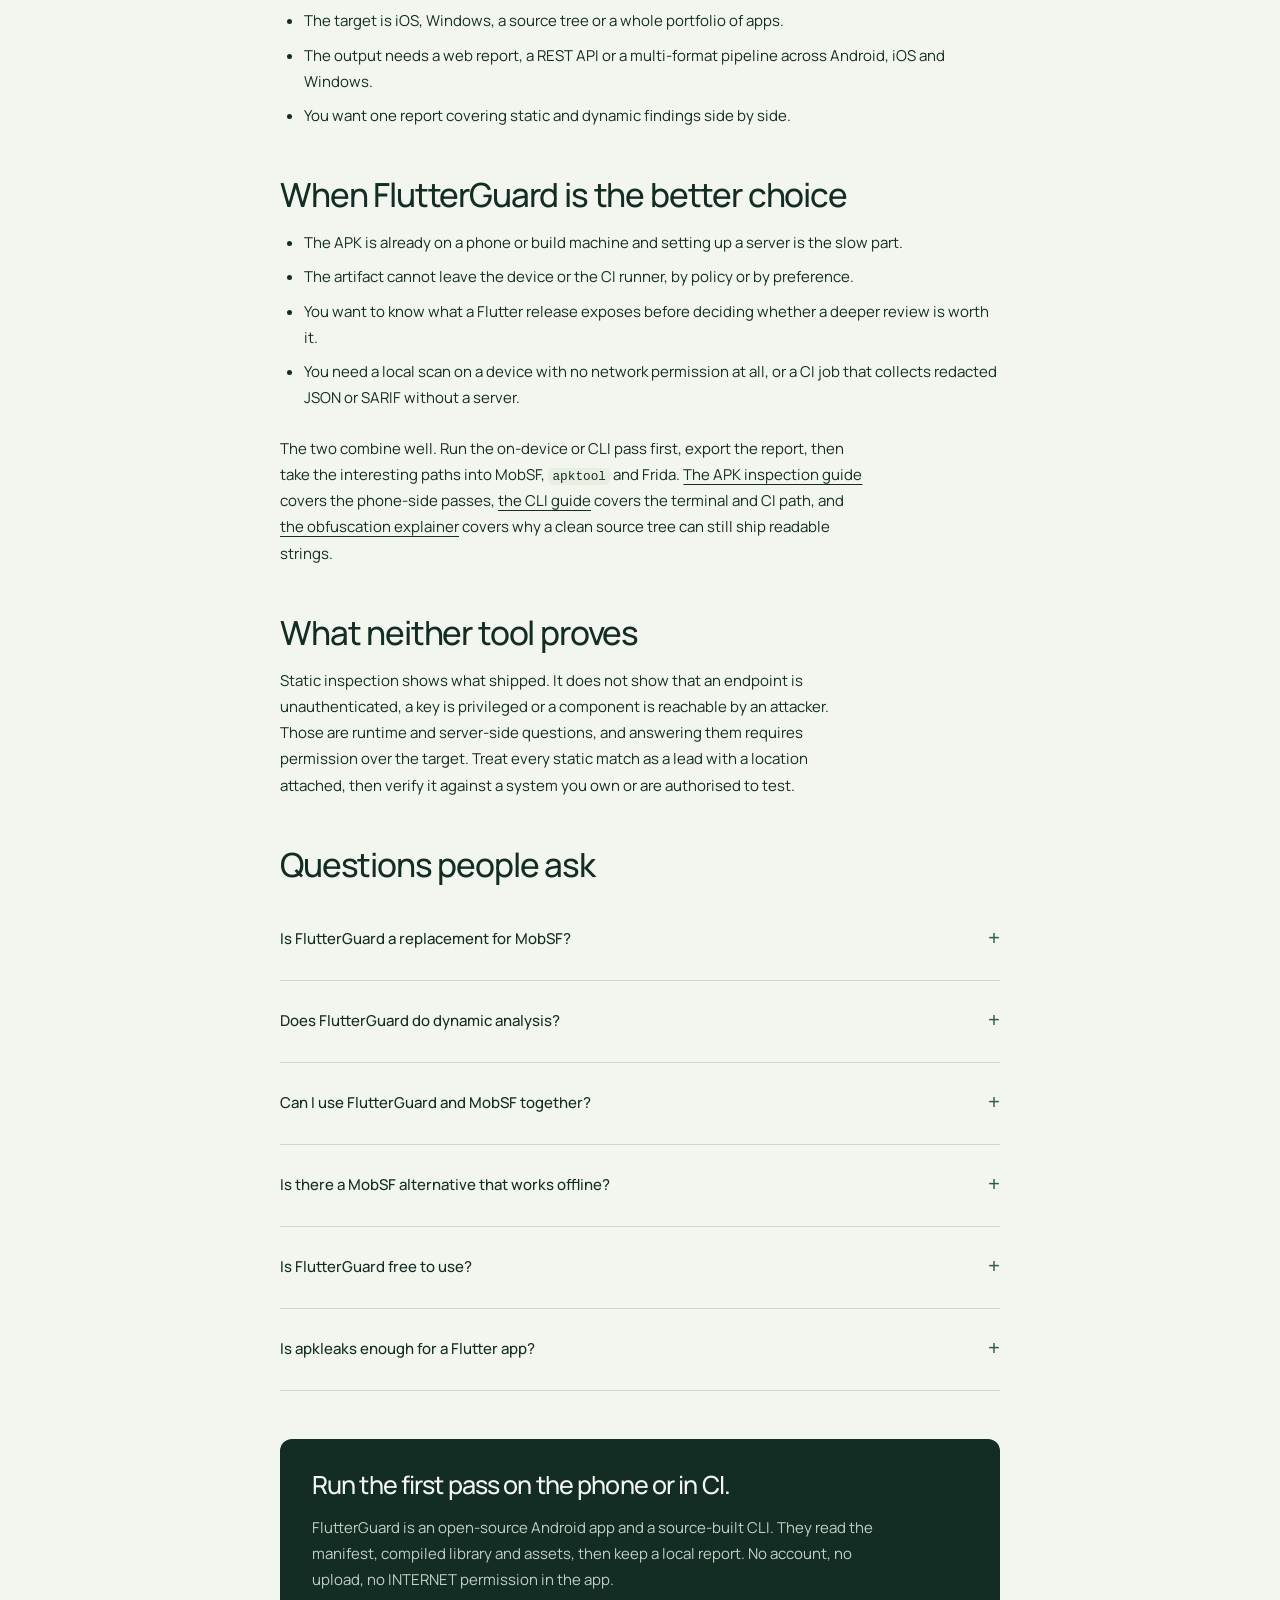
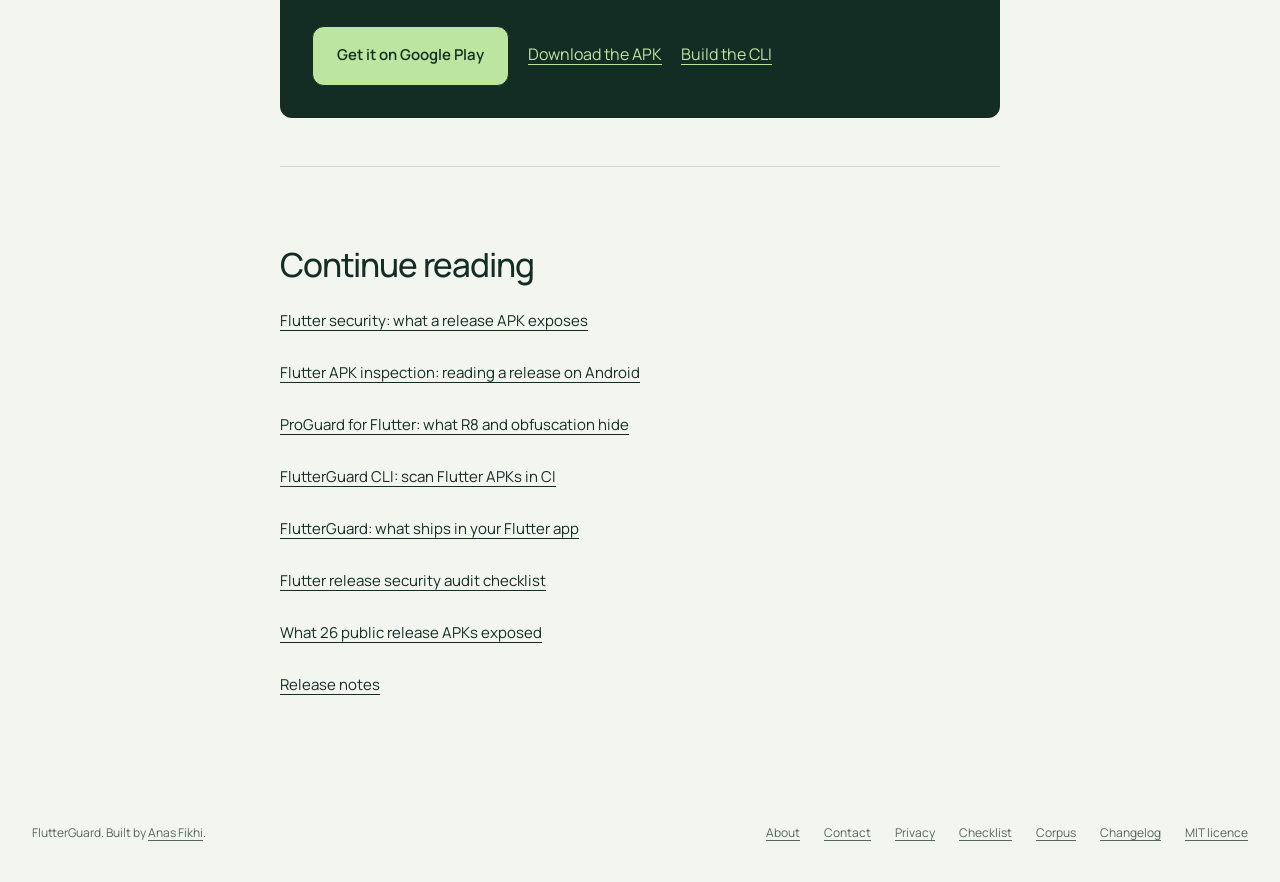
<file: mobsf-alternative/index.html>
<!DOCTYPE html>
<html lang="en">
<head>
  <meta charset="utf-8">
  <meta name="viewport" content="width=device-width, initial-scale=1">
  <title>MobSF alternative for auditing Flutter APKs</title>
  <meta name="description" content="MobSF is a server-side platform for static and dynamic mobile testing. FlutterGuard inspects Flutter APKs on a phone or through a source-built CLI.">
  <meta name="author" content="Anas Fikhi">
  <meta name="theme-color" content="#f3f5ef">
  <meta name="color-scheme" content="light">
  <meta name="robots" content="index, follow, max-image-preview:large">
  <link rel="canonical" href="https://flutterguard.dev/mobsf-alternative/">
  <link rel="alternate" type="text/plain" href="/llms.txt" title="LLM-readable summary">
  <link rel="icon" href="/icon-192.png" type="image/png" sizes="192x192">
  <link rel="apple-touch-icon" href="/apple-touch-icon.png">
  <link rel="manifest" href="/site.webmanifest">
  <link rel="preload" href="/assets/fonts/manrope-latin.woff2" as="font" type="font/woff2" crossorigin>
  <link rel="stylesheet" href="/styles.css">
  <script src="/site.js" defer></script>
  <meta property="og:type" content="article">
  <meta property="og:site_name" content="FlutterGuard">
  <meta property="og:title" content="MobSF alternative for auditing Flutter APKs">
  <meta property="og:description" content="MobSF does static and dynamic testing on a server. FlutterGuard reads a Flutter APK on a phone or with a source-built CLI. What each is actually good at.">
  <meta property="og:url" content="https://flutterguard.dev/mobsf-alternative/">
  <meta property="og:image" content="https://flutterguard.dev/og-mobsf-alternative.png">
  <meta property="og:image:type" content="image/png">
  <meta property="og:image:width" content="1200">
  <meta property="og:image:height" content="630">
  <meta property="og:image:alt" content="Guide cover: MobSF alternative for auditing Flutter APKs, comparing a server-side platform with an on-device audit.">
  <meta property="og:locale" content="en_US">
  <meta property="article:published_time" content="2026-11-02">
  <meta property="article:modified_time" content="2026-11-02">
  <meta property="article:author" content="Anas Fikhi">
  <meta name="twitter:card" content="summary_large_image">
  <meta name="twitter:title" content="MobSF alternative for auditing Flutter APKs">
  <meta name="twitter:description" content="A server platform and a phone-or-CLI toolkit both read the same APK. The difference is where the evidence goes and who can run it.">
  <meta name="twitter:image" content="https://flutterguard.dev/og-mobsf-alternative.png">
  <meta name="twitter:image:alt" content="Guide cover: MobSF alternative for auditing Flutter APKs, comparing a server-side platform with an on-device audit.">
  <script type="application/ld+json">
  {"@context":"https://schema.org","@type":"TechArticle","headline":"MobSF alternative for auditing Flutter APKs","description":"MobSF is a server-side platform for static and dynamic mobile testing. FlutterGuard inspects Flutter APKs on a phone or through a source-built CLI.","url":"https://flutterguard.dev/mobsf-alternative/","mainEntityOfPage":"https://flutterguard.dev/mobsf-alternative/","datePublished":"2026-11-02","dateModified":"2026-11-20","inLanguage":"en","image":"https://flutterguard.dev/og-mobsf-alternative.png","author":{"@type":"Person","name":"Anas Fikhi","url":"https://gwhyyy.com"},"publisher":{"@type":"Organization","name":"FlutterGuard","url":"https://flutterguard.dev/","logo":{"@type":"ImageObject","url":"https://flutterguard.dev/icon-512.png"}},"about":{"@type":"SoftwareApplication","name":"FlutterGuard","url":"https://flutterguard.dev/","applicationCategory":"SecurityApplication","operatingSystem":"Android 8.0+; source-built CLI requires JDK 17+"}}
  </script>
  <script type="application/ld+json">
  {"@context":"https://schema.org","@type":"BreadcrumbList","itemListElement":[{"@type":"ListItem","position":1,"name":"FlutterGuard","item":"https://flutterguard.dev/"},{"@type":"ListItem","position":2,"name":"MobSF alternative","item":"https://flutterguard.dev/mobsf-alternative/"}]}
  </script>
  <script type="application/ld+json">
  {"@context":"https://schema.org","@type":"FAQPage","mainEntity":[
    {"@type":"Question","name":"Is FlutterGuard a replacement for MobSF?","acceptedAnswer":{"@type":"Answer","text":"Not for the whole job. MobSF is a broader mobile security platform with static and dynamic analysis, iOS and Windows support, a web UI, a REST API and a CLI. FlutterGuard is an Android app and a source-built CLI that read a Flutter APK on the device or in CI. Use MobSF for instrumentation, multiplatform targets or a server-side workflow across formats. Use FlutterGuard when the Dart layer is the question and the evidence can stay local."}},
    {"@type":"Question","name":"Does FlutterGuard do dynamic analysis?","acceptedAnswer":{"@type":"Answer","text":"It does not. It never runs the app, hooks it or intercepts traffic. Everything it reports comes from reading the package: the manifest, the compiled Dart library, the assets and the signing material. MobSF is the right choice when runtime behaviour is the question."}},
    {"@type":"Question","name":"Can I use FlutterGuard and MobSF together?","acceptedAnswer":{"@type":"Answer","text":"That is the common pairing. FlutterGuard gives a quick first pass on a phone, or from the CLI in a pipeline, with redacted reports kept where you choose. MobSF, apktool, jadx and Frida go deeper once you know which strings, endpoints or components deserve a second look."}},
    {"@type":"Question","name":"Is there a MobSF alternative that works offline?","acceptedAnswer":{"@type":"Answer","text":"Yes. The Android app has no INTERNET permission, so the scan and the report never leave the device; the CLI also scans locally and writes only to the paths you pass. Building the CLI may download Gradle dependencies, and a CI workflow may upload its artifacts by policy. MobSF can run offline too when self-hosted, but it needs a server or container first."}},
    {"@type":"Question","name":"Is FlutterGuard free to use?","acceptedAnswer":{"@type":"Answer","text":"Yes. FlutterGuard is MIT licensed, with no account, subscription or paid tier. MobSF is open source as well; the difference is the deployment model, not the price."}},
    {"@type":"Question","name":"Is apkleaks enough for a Flutter app?","acceptedAnswer":{"@type":"Answer","text":"Only partly. apkleaks searches what jadx disassembles, which is the DEX layer of the APK. A Flutter release keeps its Dart string literals in lib/libapp.so and its bundled data in flutter_assets, outside that output. A secret in Dart code can sit in the APK and never appear in a jadx-based scan."}}
  ]}
  </script>
</head>
<body>
  <a class="skip-link" href="#main-content">Skip to content</a>
  <header class="site-header">
    <div class="container header-inner">
      <a class="brand" href="/" aria-label="FlutterGuard"><img src="/assets/app/icon-512.png" width="36" height="36" alt=""><span>FlutterGuard</span></a>
      <nav class="site-nav" aria-label="Primary">
        <a class="nav-section" href="/#get-started">App &amp; CLI</a>
        <a class="nav-section" href="/#features">Features</a>
        <a class="nav-section" href="/#guides">Guides</a>
        <a class="nav-section" href="/#faq">FAQ</a>
        <a class="nav-source" href="https://github.com/anasfik/FlutterGuard" target="_blank" rel="noopener noreferrer">GitHub <svg viewBox="0 0 24 24" fill="none" stroke="currentColor" stroke-width="1.5" aria-hidden="true"><path d="M7 17 17 7M7 7h10v10"/></svg><span class="sr-only"> (opens in a new tab)</span></a>
      </nav>
    </div>
  </header>

  <main id="main-content" tabindex="-1">
    <article>
      <header class="article-hero container">
        <nav class="breadcrumbs" aria-label="Breadcrumb"><a href="/">FlutterGuard</a><span aria-hidden="true">/</span><span aria-current="page">MobSF alternative</span></nav>
        <h1>MobSF alternative for auditing Flutter APKs</h1>
        <p class="article-lead">Both tools open the same APK. MobSF is a server- or workstation-based platform; FlutterGuard is an Android app with a source-built CLI that runs the same engine in a terminal. Here is what that difference changes, and where MobSF stays the better answer.</p>
        <div class="article-note"><p><strong>In short.</strong> A MobSF alternative for Flutter APKs that runs on the phone or in CI: FlutterGuard reads the manifest, <code>libapp.so</code> strings and <code>flutter_assets</code> with the app on the device, or with a source-built CLI that writes redacted JSON and SARIF. MobSF remains the broader platform for dynamic analysis, iOS and Windows, and multi-format pipelines.</p></div>
        <p class="article-meta">By Anas Fikhi · <time datetime="2026-11-02">2 November 2026</time> · 7 minute read</p>
      </header>

      <div class="article-body container">
        <div class="article-note"><p><strong>In short.</strong> MobSF is a mobile security platform: static and dynamic testing, Android, iOS and Windows binaries, a web UI, a REST API and a CLI. FlutterGuard is an Android app plus a source-built CLI that read a Flutter APK and keep the evidence local. Choose MobSF for depth, runtime evidence and multiplatform breadth. Choose FlutterGuard when the Dart layer is the question and the artifact should not be uploaded.</p></div>

        <p>People search for a MobSF alternative for two reasons. Either the Docker image, the Python install and the browser session are too much for a ten-minute question, or they are looking at a Flutter app and want the answer to be about Flutter. This page covers both, honestly, including the work MobSF does that FlutterGuard does not attempt.</p>

        <h2>At a glance</h2>
        <table>
          <thead><tr><td></td><th scope="col">MobSF</th><th scope="col">FlutterGuard</th></tr></thead>
          <tbody>
            <tr><th scope="row">Where it runs</th><td>Server or laptop: Docker image, Python 3.12+, or the hosted demo at <code>mobsf.live</code></td><td>Android app on the device; source-built CLI on a JVM</td></tr>
            <tr><th scope="row">What it accepts</th><td>APK, XAPK, AAB, JAR, AAR, DEX, SO, IPA, DYLIB, APPX, plus Android and iOS source</td><td>An installed app's base APK, or one APK file you open</td></tr>
            <tr><th scope="row">Reading the Flutter layers</th><td>General app structure and strings</td><td>Dart strings in <code>libapp.so</code>, the <code>flutter_assets</code> manifest, Flutter SDK and AI-provider markers</td></tr>
            <tr><th scope="row">Dynamic analysis</th><td>Yes: emulators, simulators, Corellium, physical devices, Frida-based instrumentation, live traffic</td><td>No. The package is read, never executed</td></tr>
            <tr><th scope="row">Network</th><td>Server UI, so the artifact leaves the device unless you host it locally</td><td>The app has no <code>INTERNET</code> permission; the CLI scans locally and writes only where you point it</td></tr>
            <tr><th scope="row">Reports</th><td>Web report, JSON via API and CLI</td><td>On-device JSON or Markdown; CLI redacted JSON and SARIF 2.1.0</td></tr>
            <tr><th scope="row">Best fit</th><td>Client engagements, multi-format CI, runtime testing, iOS and Windows</td><td>On-device or CI triage of Flutter APKs, offline review, a first pass before the deeper one</td></tr>
          </tbody>
        </table>
        <p>MobSF details above reflect its public documentation as of November 2026. Version numbers and feature lists change, so check the project before you plan around a specific capability.</p>

        <h2>What MobSF does well</h2>
        <p>MobSF earned its place by covering the whole engagement. It accepts almost every mobile binary format, it produces a web report a client can read, and its REST API and CLI let a pipeline fail a build. The dynamic analyser is the part no static tool replaces: it can drive an app on an emulator or a device, hook it with Frida, and show you the traffic and the runtime state. If your question is "what does this app do when it runs", MobSF answers it and FlutterGuard does not. FlutterGuard's CLI also writes JSON and SARIF for a pipeline, but MobSF's web report and API cover more formats and more of the engagement.</p>
        <p>It is also broad on purpose. Android, iOS, Windows, source code, malware triage, privacy analysis. That breadth is why it needs a host, a browser and some setup.</p>

        <h2>Where a Flutter release differs</h2>
        <p>A Flutter app is an Android package with a second runtime inside it. The manifest and the signing material are ordinary Android. The application logic is not: Dart is compiled ahead of time into <code>lib/&lt;abi&gt;/libapp.so</code>, and the bundled data sits in <code>flutter_assets/</code>. String literals from Dart survive that compilation, including values passed with <code>--dart-define</code>, so endpoints and configuration end up in the shared object rather than in <code>classes.dex</code>.</p>
        <p>That split is why a DEX-shaped scan can come back clean on a Flutter app that still ships a staging URL. Tools built around decompiled Java never see the Dart side. MobSF reads the whole package, so the evidence is in its output somewhere; the difference is how much of the report is organised around the Flutter layers and how much you have to assemble yourself.</p>
        <p>FlutterGuard was built around that layout: the report is grouped as artifact facts, library and SDK markers, endpoints and routes, exposed strings, and package policy, with each finding tied to the file or attribute that produced it. See <a href="/flutter-security/">the full checklist for Flutter app security</a> for what each layer can and cannot show.</p>

        <h2>The checks both tools perform</h2>
        <p>Manifest policy, exported components, cleartext and backup settings, embedded endpoints, secret-pattern matches and the signing certificate are all readable from the APK, and both tools report them. On those checks the difference is ergonomics, not coverage: where the tool runs, how fast you get an answer, and where the report lives afterwards.</p>

        <h2>When MobSF is the better choice</h2>
        <ul>
          <li>You need to observe runtime behaviour, intercept traffic or test authentication.</li>
          <li>The target is iOS, Windows, a source tree or a whole portfolio of apps.</li>
          <li>The output needs a web report, a REST API or a multi-format pipeline across Android, iOS and Windows.</li>
          <li>You want one report covering static and dynamic findings side by side.</li>
        </ul>

        <h2>When FlutterGuard is the better choice</h2>
        <ul>
          <li>The APK is already on a phone or build machine and setting up a server is the slow part.</li>
          <li>The artifact cannot leave the device or the CI runner, by policy or by preference.</li>
          <li>You want to know what a Flutter release exposes before deciding whether a deeper review is worth it.</li>
          <li>You need a local scan on a device with no network permission at all, or a CI job that collects redacted JSON or SARIF without a server.</li>
        </ul>
        <p>The two combine well. Run the on-device or CLI pass first, export the report, then take the interesting paths into MobSF, <code>apktool</code> and Frida. <a href="/flutter-apk-inspection/">The APK inspection guide</a> covers the phone-side passes, <a href="/cli/">the CLI guide</a> covers the terminal and CI path, and <a href="/proguard-flutter/">the obfuscation explainer</a> covers why a clean source tree can still ship readable strings.</p>

        <h2>What neither tool proves</h2>
        <p>Static inspection shows what shipped. It does not show that an endpoint is unauthenticated, a key is privileged or a component is reachable by an attacker. Those are runtime and server-side questions, and answering them requires permission over the target. Treat every static match as a lead with a location attached, then verify it against a system you own or are authorised to test.</p>

        <h2>Questions people ask</h2>
        <div class="faq-list">
          <details><summary>Is FlutterGuard a replacement for MobSF?</summary><p>Not for the whole job. MobSF is a broader mobile security platform with static and dynamic analysis, iOS and Windows support, a web UI, a REST API and a CLI. FlutterGuard is an Android app and a source-built CLI that read a Flutter APK on the device or in CI. Use MobSF for instrumentation, multiplatform targets or a server-side workflow across formats. Use FlutterGuard when the Dart layer is the question and the evidence can stay local.</p></details>
          <details><summary>Does FlutterGuard do dynamic analysis?</summary><p>It does not. It never runs the app, hooks it or intercepts traffic. Everything it reports comes from reading the package: the manifest, the compiled Dart library, the assets and the signing material. MobSF is the right choice when runtime behaviour is the question.</p></details>
          <details><summary>Can I use FlutterGuard and MobSF together?</summary><p>That is the common pairing. FlutterGuard gives a quick first pass on a phone, or from the CLI in a pipeline, with redacted reports kept where you choose. MobSF, apktool, jadx and Frida go deeper once you know which strings, endpoints or components deserve a second look.</p></details>
          <details><summary>Is there a MobSF alternative that works offline?</summary><p>Yes. The Android app has no INTERNET permission, so the scan and the report never leave the device; the CLI also scans locally and writes only to the paths you pass. Building the CLI may download Gradle dependencies, and a CI workflow may upload its artifacts by policy. MobSF can run offline too when self-hosted, but it needs a server or container first.</p></details>
          <details><summary>Is FlutterGuard free to use?</summary><p>Yes. FlutterGuard is MIT licensed, with no account, subscription or paid tier. MobSF is open source as well; the difference is the deployment model, not the price.</p></details>
          <details><summary>Is apkleaks enough for a Flutter app?</summary><p>Only partly. apkleaks searches what jadx disassembles, which is the DEX layer of the APK. A Flutter release keeps its Dart string literals in <code>lib/libapp.so</code> and its bundled data in <code>flutter_assets</code>, outside that output. A secret in Dart code can sit in the APK and never appear in a jadx-based scan.</p></details>
        </div>

        <div class="article-cta">
          <h2>Run the first pass on the phone or in CI.</h2>
          <p>FlutterGuard is an open-source Android app and a source-built CLI. They read the manifest, compiled library and assets, then keep a local report. No account, no upload, no INTERNET permission in the app.</p>
          <a class="button" href="https://play.google.com/store/apps/details?id=com.flutterguard.app" target="_blank" rel="noopener noreferrer">Get it on Google Play<span class="sr-only"> (opens in a new tab)</span></a>
          <a class="quiet" href="https://github.com/anasfik/FlutterGuard/releases/latest" target="_blank" rel="noopener noreferrer">Download the APK<span class="sr-only"> (opens in a new tab)</span></a>
          <a class="quiet" href="/cli/">Build the CLI</a>
        </div>

        <nav class="article-related" aria-label="Related guides">
          <h2>Continue reading</h2>
          <ul>
            <li><a href="/flutter-security/">Flutter security: what a release APK exposes</a></li>
            <li><a href="/flutter-apk-inspection/">Flutter APK inspection: reading a release on Android</a></li>
            <li><a href="/proguard-flutter/">ProGuard for Flutter: what R8 and obfuscation hide</a></li>
            <li><a href="/cli/">FlutterGuard CLI: scan Flutter APKs in CI</a></li>
            <li><a href="/">FlutterGuard: what ships in your Flutter app</a></li>
            <li><a href="/flutter-security-checklist/">Flutter release security audit checklist</a></li>
            <li><a href="/flutter-release-corpus/">What 26 public release APKs exposed</a></li>
            <li><a href="/changelog/">Release notes</a></li>
        </ul>
        </nav>
      </div>
    </article>
  </main>

  <footer class="site-footer container"><p>FlutterGuard. Built by <a href="https://gwhyyy.com" target="_blank" rel="noopener noreferrer">Anas Fikhi<span class="sr-only"> (opens in a new tab)</span></a>.</p><nav class="footer-links" aria-label="Site"><a href="/about/">About</a><a href="/contact/">Contact</a><a href="/privacy/">Privacy</a><a href="/flutter-security-checklist/">Checklist</a><a href="/flutter-release-corpus/">Corpus</a><a href="/changelog/">Changelog</a><a href="https://github.com/anasfik/FlutterGuard/blob/main/LICENSE" target="_blank" rel="noopener noreferrer">MIT licence<span class="sr-only"> (opens in a new tab)</span></a></nav></footer>
  <script defer src="https://static.cloudflareinsights.com/beacon.min.js" data-cf-beacon='{"token":"f9110d5432f446d6833224ec262cdd83"}'></script>
  <script defer src="/assets/app/posthog.js"></script>
</body>
</html>
</file>
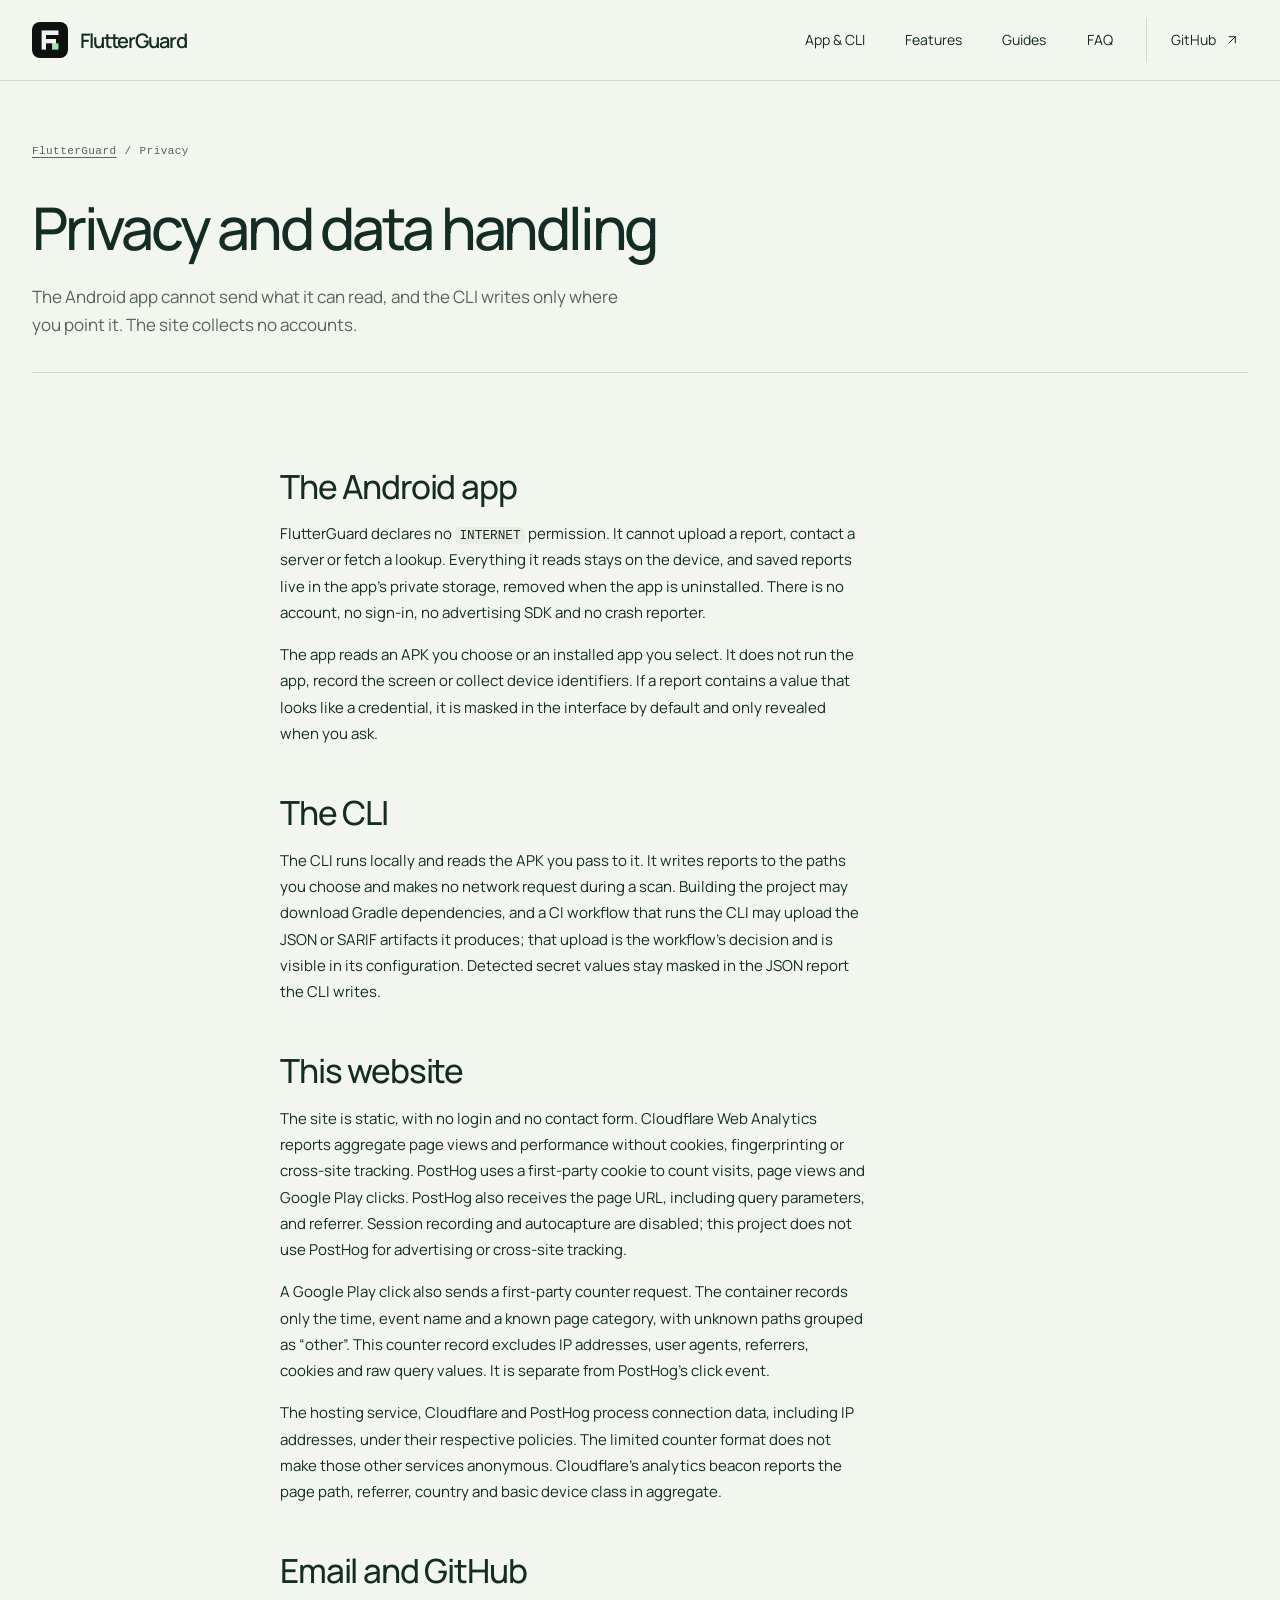
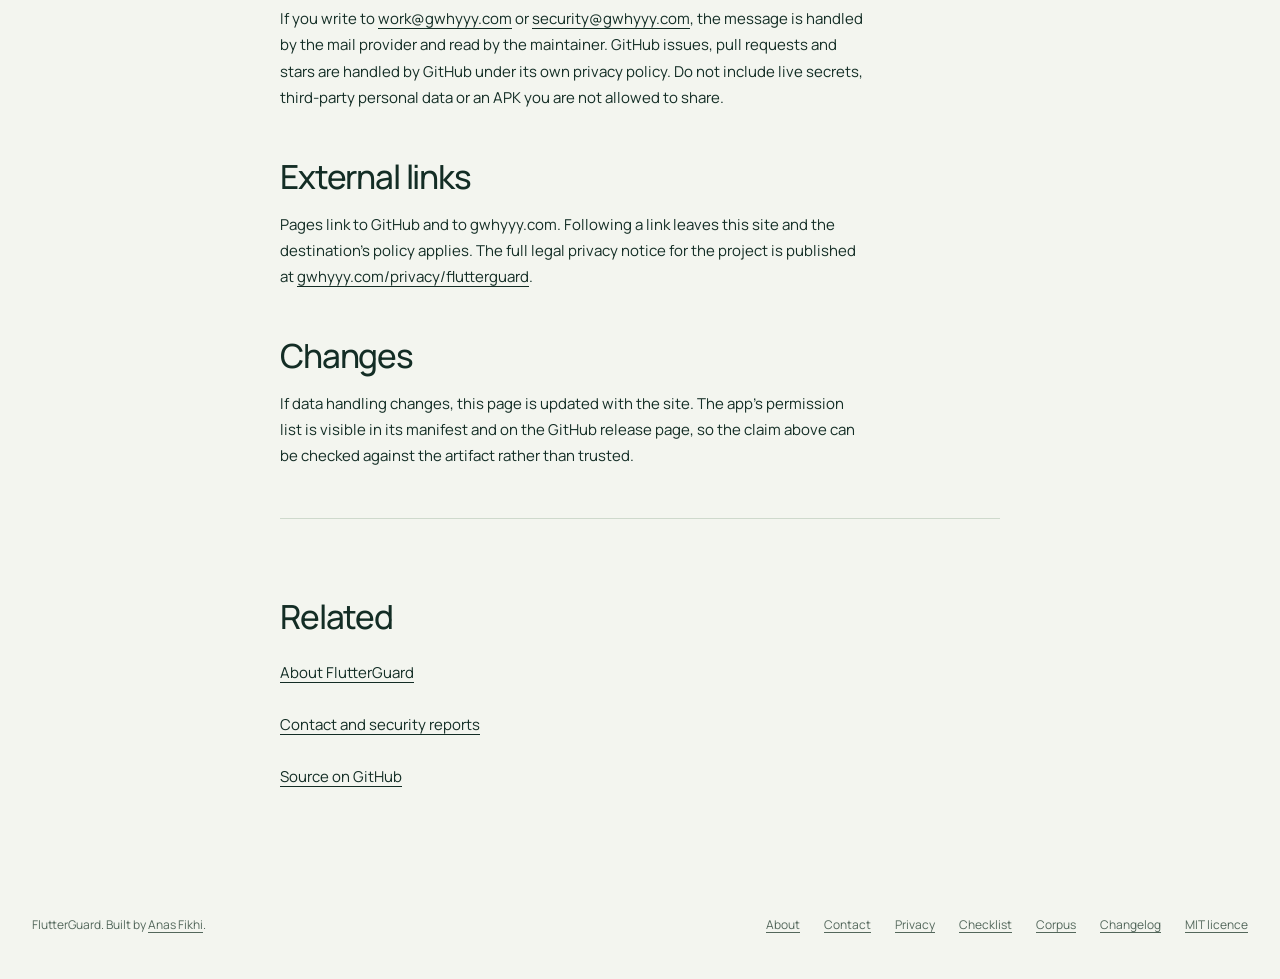
<file: privacy/index.html>
<!DOCTYPE html>
<html lang="en">
<head>
  <meta charset="utf-8">
  <meta name="viewport" content="width=device-width, initial-scale=1">
  <title>Privacy and data handling</title>
  <meta name="description" content="FlutterGuard data handling: the app has no network permission, reports stay on the device, and the site counts visits with Cloudflare analytics and PostHog.">
  <meta name="author" content="Anas Fikhi">
  <meta name="theme-color" content="#f3f5ef">
  <meta name="color-scheme" content="light">
  <meta name="robots" content="index, follow, max-image-preview:large">
  <link rel="canonical" href="https://flutterguard.dev/privacy/">
  <link rel="alternate" type="text/plain" href="/llms.txt" title="LLM-readable summary">
  <link rel="icon" href="/icon-192.png" type="image/png" sizes="192x192">
  <link rel="apple-touch-icon" href="/apple-touch-icon.png">
  <link rel="manifest" href="/site.webmanifest">
  <link rel="preload" href="/assets/fonts/manrope-latin.woff2" as="font" type="font/woff2" crossorigin>
  <link rel="stylesheet" href="/styles.css">
  <script src="/site.js" defer></script>
  <meta property="og:type" content="website">
  <meta property="og:site_name" content="FlutterGuard">
  <meta property="og:title" content="Privacy and data handling">
  <meta property="og:description" content="The app has no network permission. The website uses Cloudflare aggregate analytics and a first-party PostHog cookie to count visits. Here is exactly what is and is not collected.">
  <meta property="og:url" content="https://flutterguard.dev/privacy/">
  <meta property="og:image" content="https://flutterguard.dev/og-image.png">
  <meta property="og:image:type" content="image/png">
  <meta property="og:image:width" content="1200">
  <meta property="og:image:height" content="630">
  <meta property="og:image:alt" content="FlutterGuard: see what ships in your Flutter app. Android, CLI and shared engine.">
  <meta name="twitter:card" content="summary_large_image">
  <meta name="twitter:title" content="Privacy and data handling">
  <meta name="twitter:description" content="The app has no network permission. The website uses Cloudflare aggregate analytics and a first-party PostHog cookie to count visits.">
  <meta name="twitter:image" content="https://flutterguard.dev/og-image.png">
  <script type="application/ld+json">
  {"@context":"https://schema.org","@type":"WebPage","name":"Privacy and data handling","url":"https://flutterguard.dev/privacy/","description":"FlutterGuard data handling: the Android app has no network permission, reports stay on the device, and the website uses Cloudflare aggregate analytics plus a first-party PostHog cookie to count visits.","inLanguage":"en","isPartOf":{"@type":"WebSite","name":"FlutterGuard","url":"https://flutterguard.dev/"}}
  </script>
</head>
<body>
  <a class="skip-link" href="#main-content">Skip to content</a>
  <header class="site-header">
    <div class="container header-inner">
      <a class="brand" href="/" aria-label="FlutterGuard"><img src="/assets/app/icon-512.png" width="36" height="36" alt=""><span>FlutterGuard</span></a>
      <nav class="site-nav" aria-label="Primary">
        <a class="nav-section" href="/#get-started">App &amp; CLI</a>
        <a class="nav-section" href="/#features">Features</a>
        <a class="nav-section" href="/#guides">Guides</a>
        <a class="nav-section" href="/#faq">FAQ</a>
        <a class="nav-source" href="https://github.com/anasfik/FlutterGuard" target="_blank" rel="noopener noreferrer">GitHub <svg viewBox="0 0 24 24" fill="none" stroke="currentColor" stroke-width="1.5" aria-hidden="true"><path d="M7 17 17 7M7 7h10v10"/></svg><span class="sr-only"> (opens in a new tab)</span></a>
      </nav>
    </div>
  </header>

  <main id="main-content" tabindex="-1">
    <article>
      <header class="article-hero container">
        <nav class="breadcrumbs" aria-label="Breadcrumb"><a href="/">FlutterGuard</a><span aria-hidden="true">/</span><span aria-current="page">Privacy</span></nav>
        <h1>Privacy and data handling</h1>
        <p class="article-lead">The Android app cannot send what it can read, and the CLI writes only where you point it. The site collects no accounts.</p>
      </header>

      <div class="article-body container">
        <h2>The Android app</h2>
        <p>FlutterGuard declares no <code>INTERNET</code> permission. It cannot upload a report, contact a server or fetch a lookup. Everything it reads stays on the device, and saved reports live in the app's private storage, removed when the app is uninstalled. There is no account, no sign-in, no advertising SDK and no crash reporter.</p>
        <p>The app reads an APK you choose or an installed app you select. It does not run the app, record the screen or collect device identifiers. If a report contains a value that looks like a credential, it is masked in the interface by default and only revealed when you ask.</p>

        <h2>The CLI</h2>
        <p>The CLI runs locally and reads the APK you pass to it. It writes reports to the paths you choose and makes no network request during a scan. Building the project may download Gradle dependencies, and a CI workflow that runs the CLI may upload the JSON or SARIF artifacts it produces; that upload is the workflow's decision and is visible in its configuration. Detected secret values stay masked in the JSON report the CLI writes.</p>

        <h2>This website</h2>
        <p>The site is static, with no login and no contact form. Cloudflare Web Analytics reports aggregate page views and performance without cookies, fingerprinting or cross-site tracking. PostHog uses a first-party cookie to count visits, page views and Google Play clicks. PostHog also receives the page URL, including query parameters, and referrer. Session recording and autocapture are disabled; this project does not use PostHog for advertising or cross-site tracking.</p>
        <p>A Google Play click also sends a first-party counter request. The container records only the time, event name and a known page category, with unknown paths grouped as “other”. This counter record excludes IP addresses, user agents, referrers, cookies and raw query values. It is separate from PostHog's click event.</p>
        <p>The hosting service, Cloudflare and PostHog process connection data, including IP addresses, under their respective policies. The limited counter format does not make those other services anonymous. Cloudflare's analytics beacon reports the page path, referrer, country and basic device class in aggregate.</p>

        <h2>Email and GitHub</h2>
        <p>If you write to <a href="mailto:work@gwhyyy.com">work@gwhyyy.com</a> or <a href="mailto:security@gwhyyy.com">security@gwhyyy.com</a>, the message is handled by the mail provider and read by the maintainer. GitHub issues, pull requests and stars are handled by GitHub under its own privacy policy. Do not include live secrets, third-party personal data or an APK you are not allowed to share.</p>

        <h2>External links</h2>
        <p>Pages link to GitHub and to gwhyyy.com. Following a link leaves this site and the destination's policy applies. The full legal privacy notice for the project is published at <a href="https://gwhyyy.com/privacy/flutterguard" target="_blank" rel="noopener noreferrer">gwhyyy.com/privacy/flutterguard<span class="sr-only"> (opens in a new tab)</span></a>.</p>

        <h2>Changes</h2>
        <p>If data handling changes, this page is updated with the site. The app's permission list is visible in its manifest and on the GitHub release page, so the claim above can be checked against the artifact rather than trusted.</p>

        <div class="article-related">
          <h2>Related</h2>
          <ul>
            <li><a href="/about/">About FlutterGuard</a></li>
            <li><a href="/contact/">Contact and security reports</a></li>
            <li><a href="https://github.com/anasfik/FlutterGuard" target="_blank" rel="noopener noreferrer">Source on GitHub<span class="sr-only"> (opens in a new tab)</span></a></li>
          </ul>
        </div>
      </div>
    </article>
  </main>

  <footer class="site-footer container"><p>FlutterGuard. Built by <a href="https://gwhyyy.com" target="_blank" rel="noopener noreferrer">Anas Fikhi<span class="sr-only"> (opens in a new tab)</span></a>.</p><nav class="footer-links" aria-label="Site"><a href="/about/">About</a><a href="/contact/">Contact</a><a href="/privacy/">Privacy</a><a href="/flutter-security-checklist/">Checklist</a><a href="/flutter-release-corpus/">Corpus</a><a href="/changelog/">Changelog</a><a href="https://github.com/anasfik/FlutterGuard/blob/main/LICENSE" target="_blank" rel="noopener noreferrer">MIT licence<span class="sr-only"> (opens in a new tab)</span></a></nav></footer>
  <script defer src="https://static.cloudflareinsights.com/beacon.min.js" data-cf-beacon='{"token":"f9110d5432f446d6833224ec262cdd83"}'></script>
  <script defer src="/assets/app/posthog.js"></script>
</body>
</html>
</file>
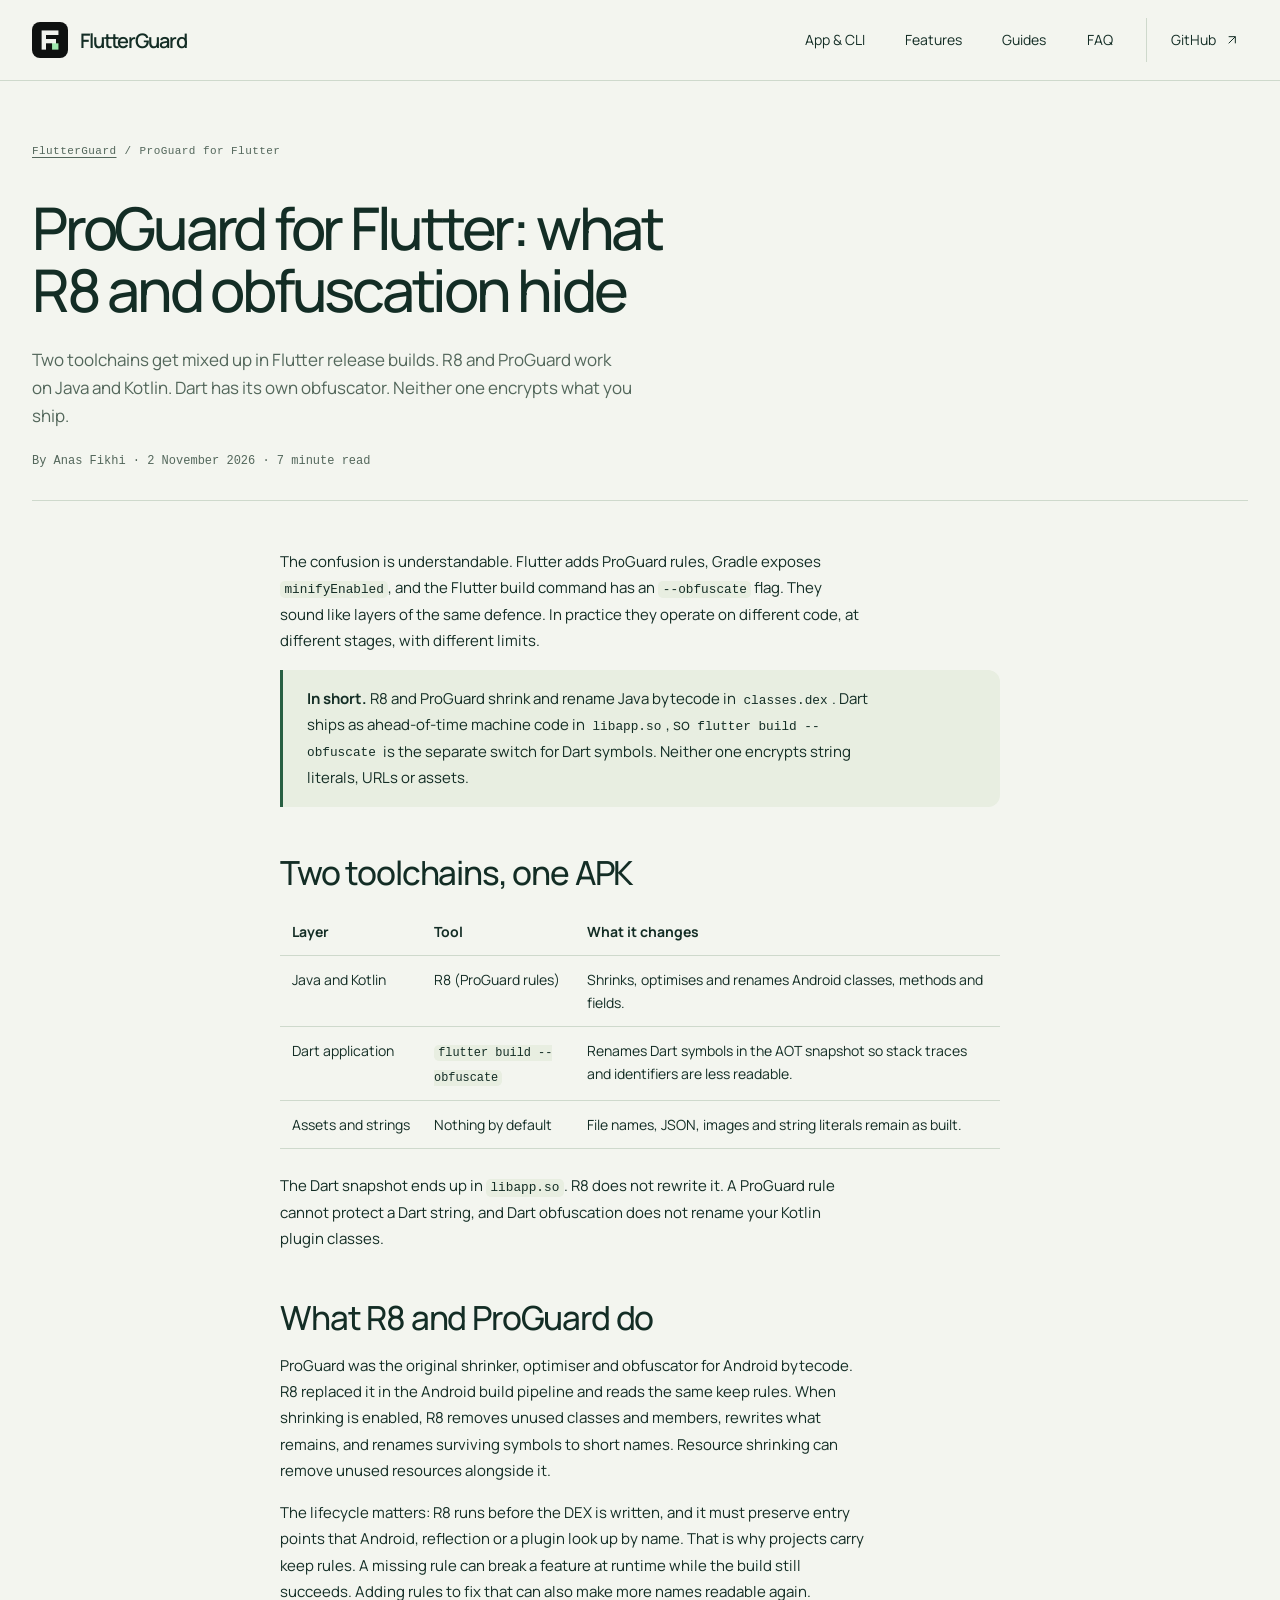
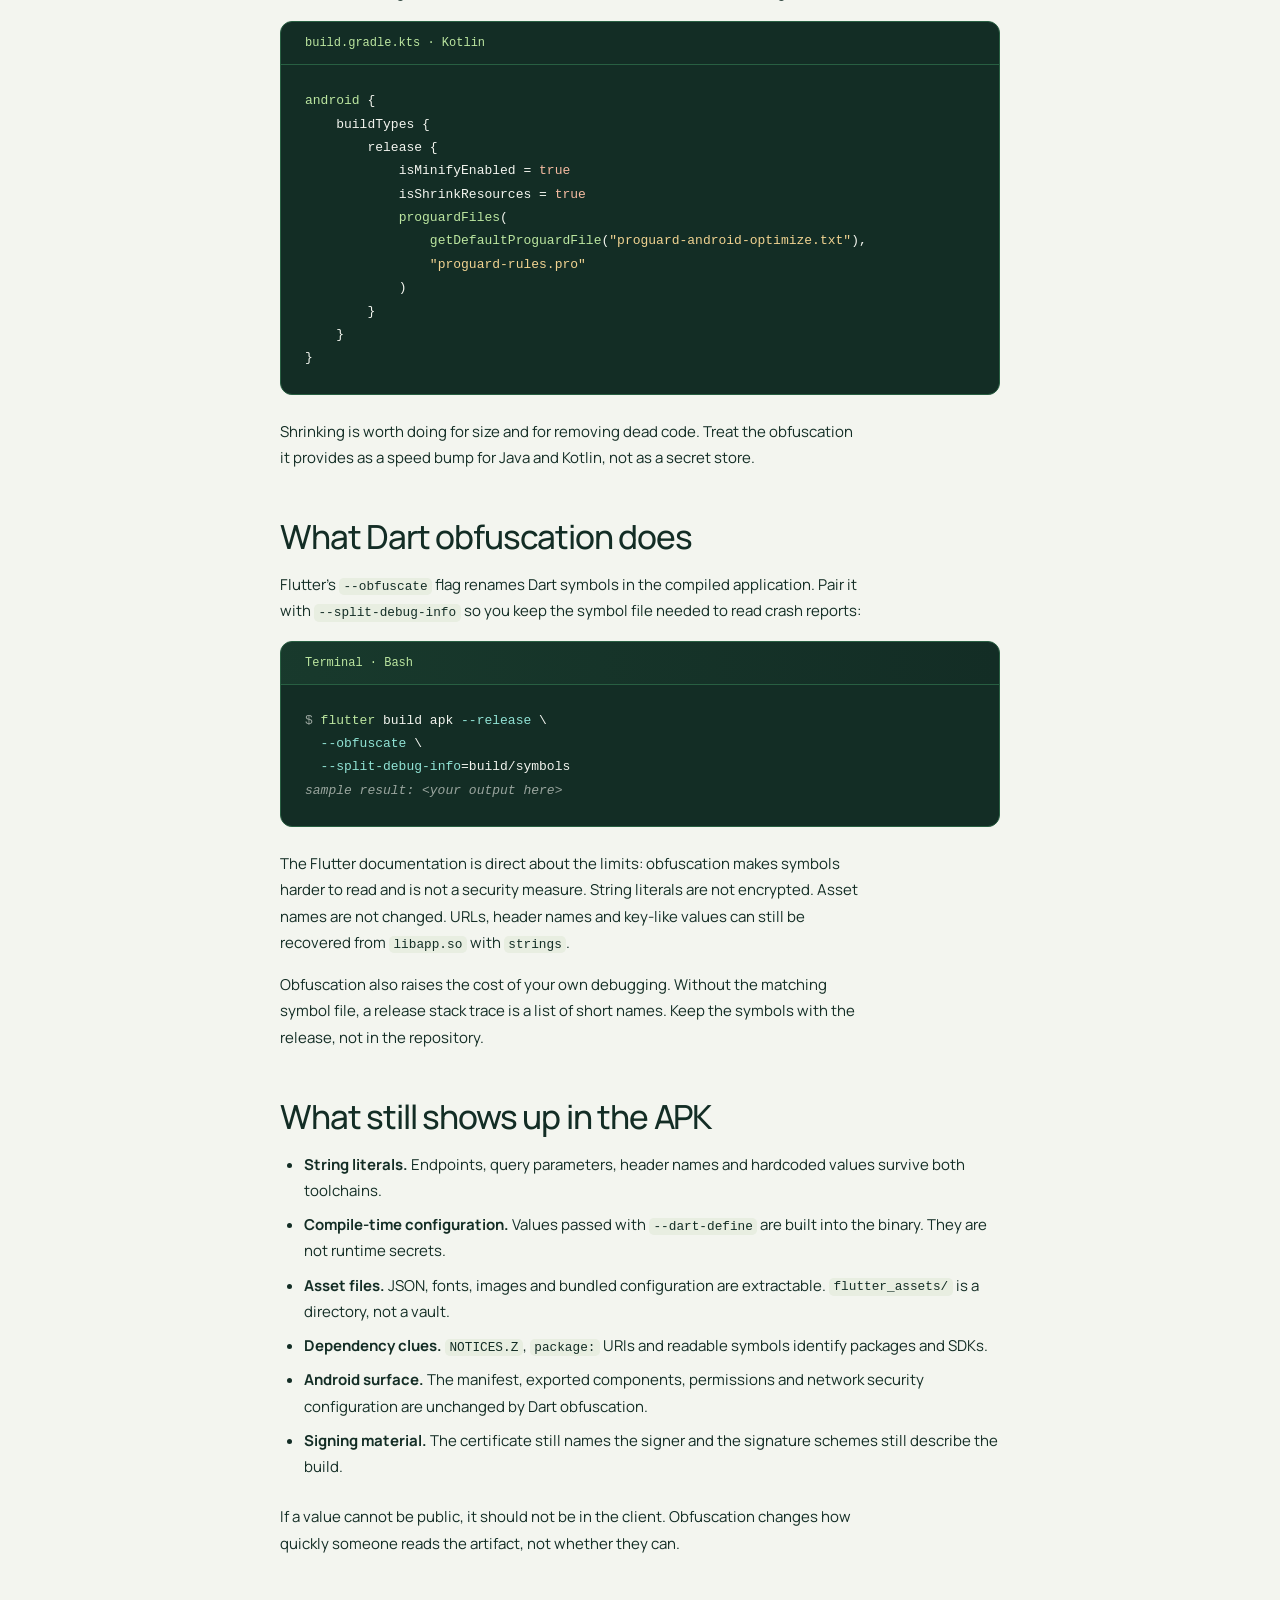
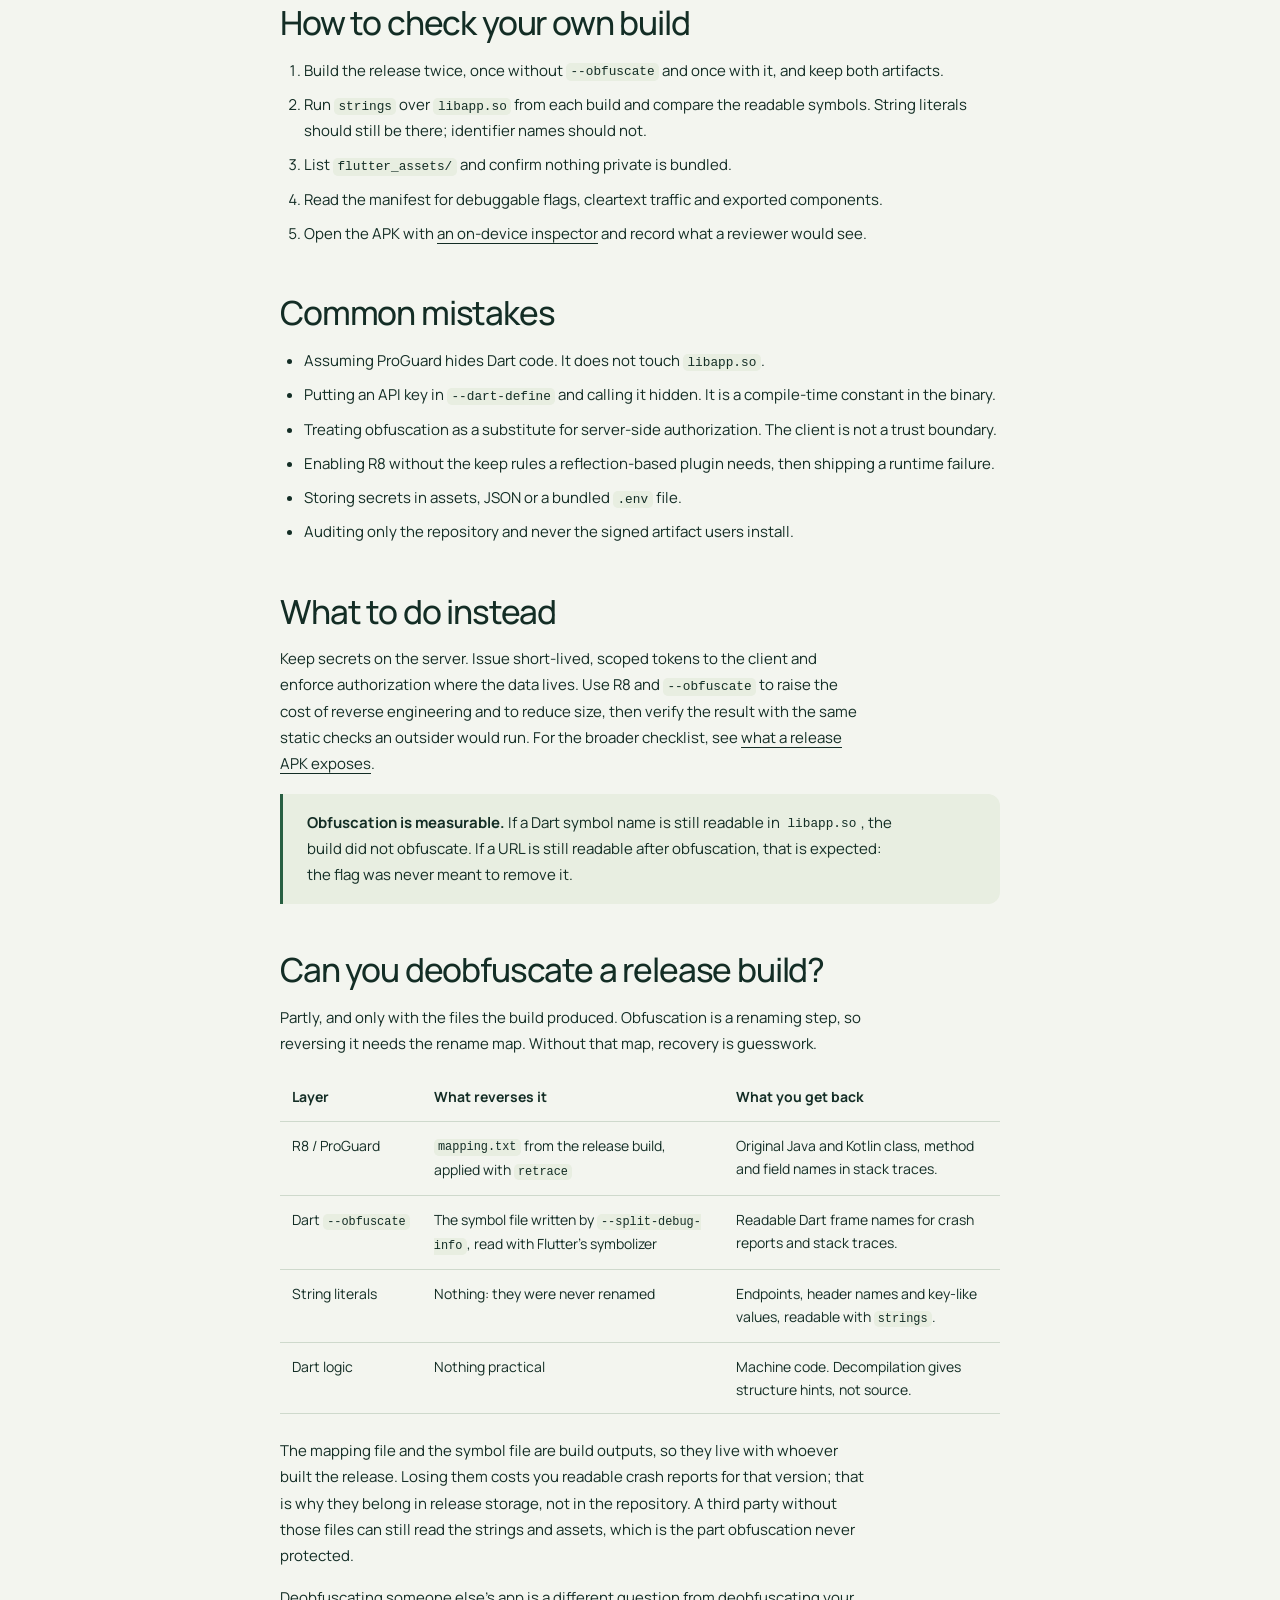
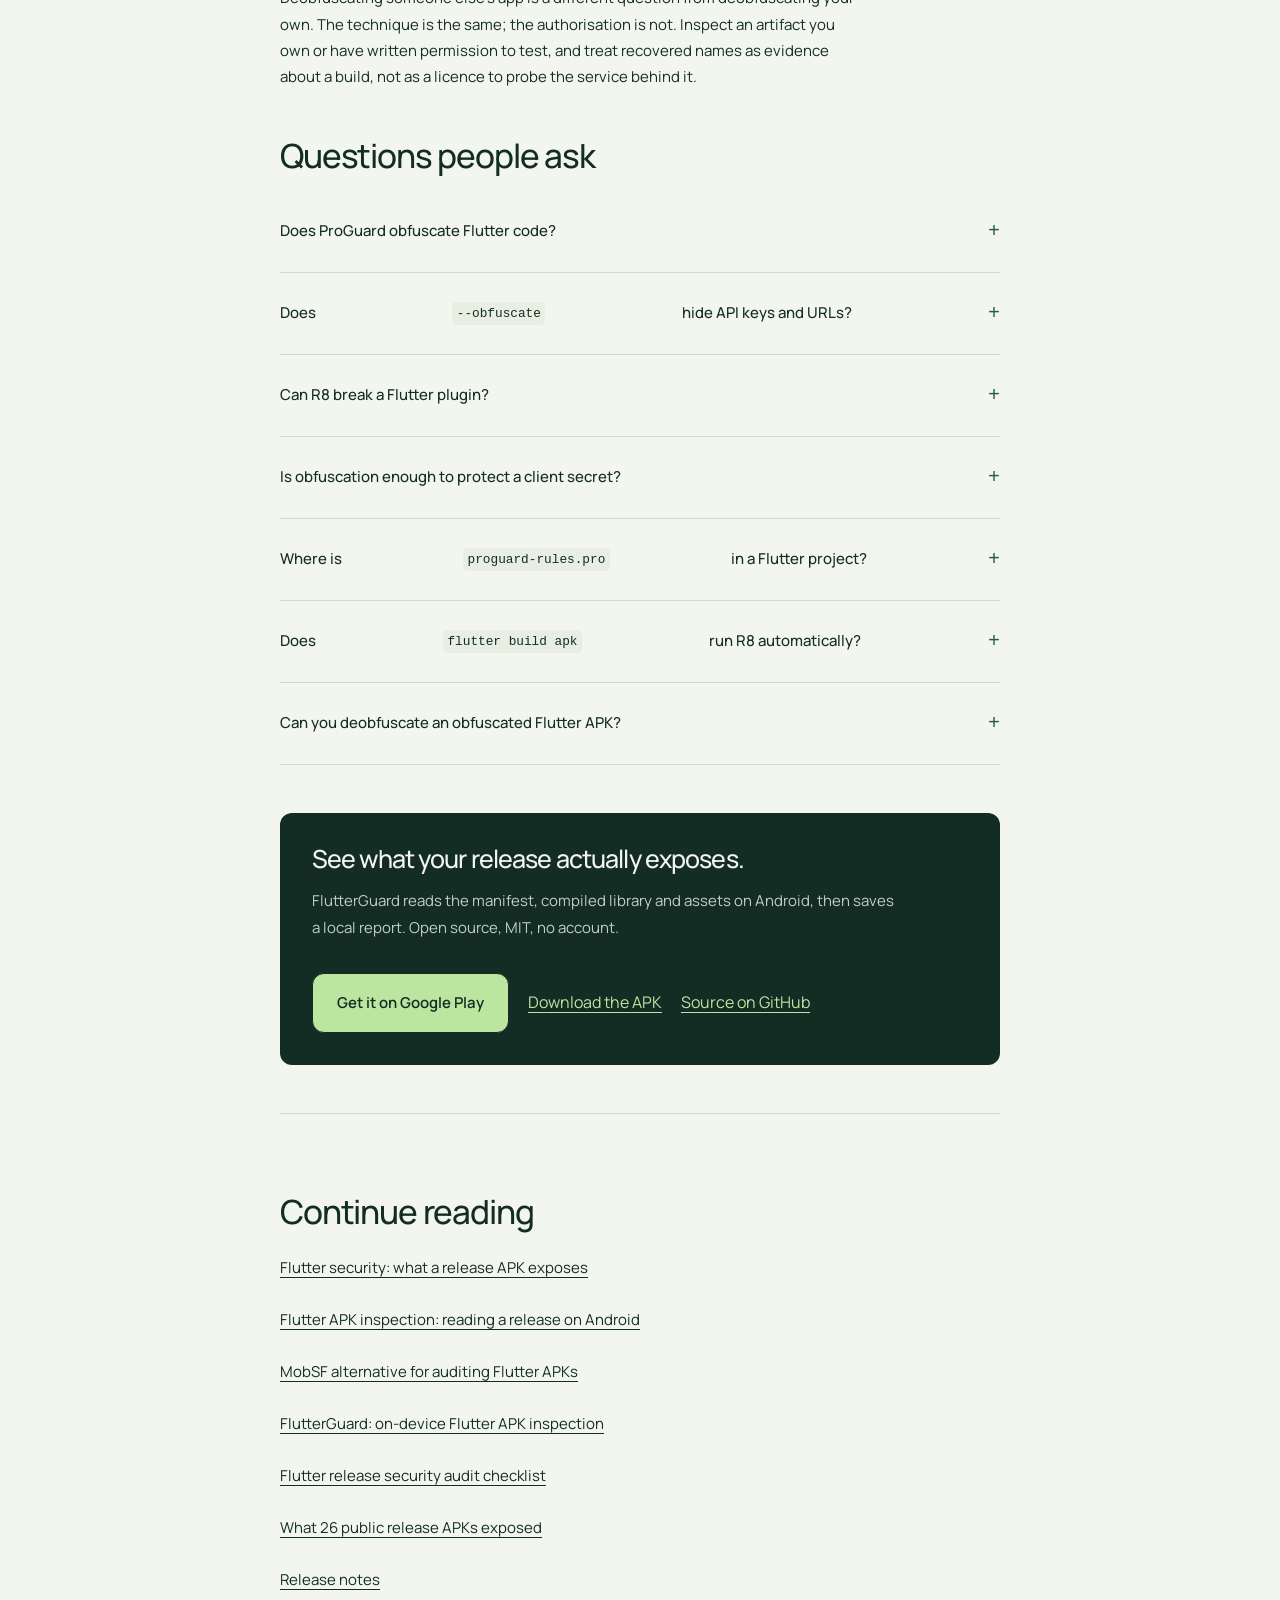
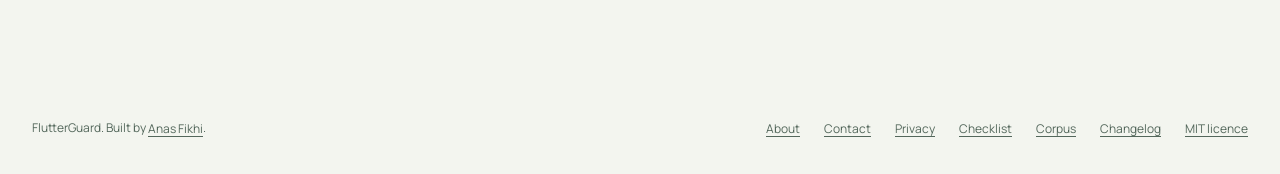
<file: proguard-flutter/index.html>
<!DOCTYPE html>
<html lang="en">
<head>
  <meta charset="utf-8">
  <meta name="viewport" content="width=device-width, initial-scale=1">
  <title>ProGuard for Flutter: what R8 and obfuscation hide</title>
  <meta name="description" content="R8 and ProGuard shrink Android code, while Dart uses --obfuscate. See what each hides, what remains in libapp.so, and what never to ship.">
  <meta name="author" content="Anas Fikhi">
  <meta name="theme-color" content="#f3f5ef">
  <meta name="color-scheme" content="light">
  <meta name="robots" content="index, follow, max-image-preview:large">
  <link rel="canonical" href="https://flutterguard.dev/proguard-flutter/">
  <link rel="alternate" type="text/plain" href="/llms.txt" title="LLM-readable summary">
  <link rel="icon" href="/icon-192.png" type="image/png" sizes="192x192">
  <link rel="apple-touch-icon" href="/apple-touch-icon.png">
  <link rel="manifest" href="/site.webmanifest">
  <link rel="preload" href="/assets/fonts/manrope-latin.woff2" as="font" type="font/woff2" crossorigin>
  <link rel="stylesheet" href="/styles.css">
  <script src="/site.js" defer></script>
  <meta property="og:type" content="article">
  <meta property="og:site_name" content="FlutterGuard">
  <meta property="og:title" content="ProGuard for Flutter: what R8 and obfuscation hide">
  <meta property="og:description" content="Android shrinking and Dart obfuscation are different tools. Here is what each changes in the shipped APK.">
  <meta property="og:url" content="https://flutterguard.dev/proguard-flutter/">
  <meta property="og:image" content="https://flutterguard.dev/og-proguard-flutter.png">
  <meta property="og:image:type" content="image/png">
  <meta property="og:image:width" content="1200">
  <meta property="og:image:height" content="630">
  <meta property="og:image:alt" content="Explainer cover: ProGuard and R8 in Flutter and what they hide, beside the FlutterGuard app.">
  <meta property="og:locale" content="en_US">
  <meta property="article:published_time" content="2026-11-02">
  <meta property="article:modified_time" content="2026-11-02">
  <meta property="article:author" content="Anas Fikhi">
  <meta name="twitter:card" content="summary_large_image">
  <meta name="twitter:title" content="ProGuard for Flutter: what R8 and obfuscation hide">
  <meta name="twitter:description" content="What Android shrinking hides, what Dart obfuscation changes, and what stays readable in a release APK.">
  <meta name="twitter:image" content="https://flutterguard.dev/og-proguard-flutter.png">
  <meta name="twitter:image:alt" content="Explainer cover: ProGuard and R8 in Flutter and what they hide, beside the FlutterGuard app.">
  <script type="application/ld+json">
  {"@context":"https://schema.org","@type":"TechArticle","headline":"ProGuard for Flutter: what R8 and obfuscation hide","description":"R8 and ProGuard shrink Android code, while Dart uses --obfuscate. See what each hides, what remains in libapp.so, and what never to ship.","url":"https://flutterguard.dev/proguard-flutter/","mainEntityOfPage":"https://flutterguard.dev/proguard-flutter/","datePublished":"2026-11-02","dateModified":"2026-11-02","inLanguage":"en","image":"https://flutterguard.dev/og-proguard-flutter.png","author":{"@type":"Person","name":"Anas Fikhi","url":"https://gwhyyy.com"},"publisher":{"@type":"Organization","name":"FlutterGuard","url":"https://flutterguard.dev/","logo":{"@type":"ImageObject","url":"https://flutterguard.dev/icon-512.png"}},"about":{"@type":"SoftwareApplication","name":"FlutterGuard","url":"https://flutterguard.dev/","applicationCategory":"SecurityApplication","operatingSystem":"Android 8.0+; source-built CLI requires JDK 17+"}}
  </script>
  <script type="application/ld+json">
  {"@context":"https://schema.org","@type":"BreadcrumbList","itemListElement":[{"@type":"ListItem","position":1,"name":"FlutterGuard","item":"https://flutterguard.dev/"},{"@type":"ListItem","position":2,"name":"ProGuard for Flutter","item":"https://flutterguard.dev/proguard-flutter/"}]}
  </script>
  <script type="application/ld+json">
  {"@context":"https://schema.org","@type":"FAQPage","mainEntity":[{"@type":"Question","name":"Does ProGuard obfuscate Flutter code?","acceptedAnswer":{"@type":"Answer","text":"No. ProGuard and R8 process Android bytecode in classes.dex. The Dart program is compiled ahead of time into lib/<abi>/libapp.so and needs flutter build --obfuscate instead."}},{"@type":"Question","name":"Does --obfuscate hide API keys and URLs?","acceptedAnswer":{"@type":"Answer","text":"No. It renames Dart symbols. String literals, hostnames, asset files and values passed with --dart-define stay readable in the artifact."}},{"@type":"Question","name":"Can R8 break a Flutter plugin?","acceptedAnswer":{"@type":"Answer","text":"It can. Reflection-based plugins need keep rules, and some publish them. Test the release build, not the debug build, before you ship."}},{"@type":"Question","name":"Is obfuscation enough to protect a client secret?","acceptedAnswer":{"@type":"Answer","text":"No. A client is not a trust boundary. Keep secrets on the server, issue short-lived scoped tokens, and enforce authorization where the data lives."}},{"@type":"Question","name":"Where is proguard-rules.pro in a Flutter project?","acceptedAnswer":{"@type":"Answer","text":"In android/app/proguard-rules.pro. The release build type points to it with proguardFiles, and Flutter's Gradle plugin supplies its own default rules. Project-specific keep rules belong there; plugins that rely on reflection usually ship consumer rules of their own."}},{"@type":"Question","name":"Does flutter build apk run R8 automatically?","acceptedAnswer":{"@type":"Answer","text":"Yes. Release builds shrink and rename Android bytecode with R8 by default, and --no-shrink turns that off. Dart obfuscation is separate: pass --obfuscate with --split-debug-info to rename Dart symbols."}},{"@type":"Question","name":"Can you deobfuscate an obfuscated Flutter APK?","acceptedAnswer":{"@type":"Answer","text":"Only the names, and only with the build's own map. R8 names need mapping.txt and retrace; Dart frame names need the symbol file written by --split-debug-info. Without those files the strings and assets are still readable, but the renamed symbols and the Dart logic are not recovered."}}]}
  </script>
</head>
<body>
  <a class="skip-link" href="#main-content">Skip to content</a>
  <header class="site-header">
    <div class="container header-inner">
      <a class="brand" href="/" aria-label="FlutterGuard"><img src="/assets/app/icon-512.png" width="36" height="36" alt=""><span>FlutterGuard</span></a>
      <nav class="site-nav" aria-label="Primary">
        <a class="nav-section" href="/#get-started">App &amp; CLI</a>
        <a class="nav-section" href="/#features">Features</a>
        <a class="nav-section" href="/#guides">Guides</a>
        <a class="nav-section" href="/#faq">FAQ</a>
        <a class="nav-source" href="https://github.com/anasfik/FlutterGuard" target="_blank" rel="noopener noreferrer">GitHub <svg viewBox="0 0 24 24" fill="none" stroke="currentColor" stroke-width="1.5" aria-hidden="true"><path d="M7 17 17 7M7 7h10v10"/></svg><span class="sr-only"> (opens in a new tab)</span></a>
      </nav>
    </div>
  </header>

  <main id="main-content" tabindex="-1">
    <article>
      <header class="article-hero container">
        <nav class="breadcrumbs" aria-label="Breadcrumb"><a href="/">FlutterGuard</a><span aria-hidden="true">/</span><span aria-current="page">ProGuard for Flutter</span></nav>
        <h1>ProGuard for Flutter: what R8 and obfuscation hide</h1>
        <p class="article-lead">Two toolchains get mixed up in Flutter release builds. R8 and ProGuard work on Java and Kotlin. Dart has its own obfuscator. Neither one encrypts what you ship.</p>
        <p class="article-meta">By Anas Fikhi · <time datetime="2026-11-02">2 November 2026</time> · 7 minute read</p>
      </header>

      <div class="article-body container">
        <p>The confusion is understandable. Flutter adds ProGuard rules, Gradle exposes <code>minifyEnabled</code>, and the Flutter build command has an <code>--obfuscate</code> flag. They sound like layers of the same defence. In practice they operate on different code, at different stages, with different limits.</p>

                <div class="article-note"><p><strong>In short.</strong> R8 and ProGuard shrink and rename Java bytecode in <code>classes.dex</code>. Dart ships as ahead-of-time machine code in <code>libapp.so</code>, so <code>flutter build --obfuscate</code> is the separate switch for Dart symbols. Neither one encrypts string literals, URLs or assets.</p></div>

        <h2>Two toolchains, one APK</h2>
        <table>
          <thead><tr><th>Layer</th><th>Tool</th><th>What it changes</th></tr></thead>
          <tbody>
            <tr><td>Java and Kotlin</td><td>R8 (ProGuard rules)</td><td>Shrinks, optimises and renames Android classes, methods and fields.</td></tr>
            <tr><td>Dart application</td><td><code>flutter build --obfuscate</code></td><td>Renames Dart symbols in the AOT snapshot so stack traces and identifiers are less readable.</td></tr>
            <tr><td>Assets and strings</td><td>Nothing by default</td><td>File names, JSON, images and string literals remain as built.</td></tr>
          </tbody>
        </table>
        <p>The Dart snapshot ends up in <code>libapp.so</code>. R8 does not rewrite it. A ProGuard rule cannot protect a Dart string, and Dart obfuscation does not rename your Kotlin plugin classes.</p>

        <h2>What R8 and ProGuard do</h2>
        <p>ProGuard was the original shrinker, optimiser and obfuscator for Android bytecode. R8 replaced it in the Android build pipeline and reads the same keep rules. When shrinking is enabled, R8 removes unused classes and members, rewrites what remains, and renames surviving symbols to short names. Resource shrinking can remove unused resources alongside it.</p>
        <p>The lifecycle matters: R8 runs before the DEX is written, and it must preserve entry points that Android, reflection or a plugin look up by name. That is why projects carry keep rules. A missing rule can break a feature at runtime while the build still succeeds. Adding rules to fix that can also make more names readable again.</p>
        <pre class="code-panel" data-language="kotlin" data-title="build.gradle.kts · Kotlin" tabindex="0"><code><span class="syntax-token command">android</span> {
    buildTypes {
        release {
            isMinifyEnabled = <span class="syntax-token keyword">true</span>
            isShrinkResources = <span class="syntax-token keyword">true</span>
            <span class="syntax-token command">proguardFiles</span>(
                <span class="syntax-token command">getDefaultProguardFile</span>(<span class="syntax-token string">"proguard-android-optimize.txt"</span>),
                <span class="syntax-token string">"proguard-rules.pro"</span>
            )
        }
    }
}</code></pre>
        <p>Shrinking is worth doing for size and for removing dead code. Treat the obfuscation it provides as a speed bump for Java and Kotlin, not as a secret store.</p>

        <h2>What Dart obfuscation does</h2>
        <p>Flutter's <code>--obfuscate</code> flag renames Dart symbols in the compiled application. Pair it with <code>--split-debug-info</code> so you keep the symbol file needed to read crash reports:</p>
        <pre class="code-panel terminal" data-language="shell" data-title="Terminal · Bash" tabindex="0"><code><span class="prompt" aria-hidden="true">$ </span><span class="syntax-token command">flutter</span> build apk <span class="syntax-token flag">--release</span> \
  <span class="syntax-token flag">--obfuscate</span> \
  <span class="syntax-token flag">--split-debug-info</span>=build/symbols
<span class="sample-result">sample result: &lt;your output here&gt;</span></code></pre>
        <p>The Flutter documentation is direct about the limits: obfuscation makes symbols harder to read and is not a security measure. String literals are not encrypted. Asset names are not changed. URLs, header names and key-like values can still be recovered from <code>libapp.so</code> with <code>strings</code>.</p>
        <p>Obfuscation also raises the cost of your own debugging. Without the matching symbol file, a release stack trace is a list of short names. Keep the symbols with the release, not in the repository.</p>

        <h2>What still shows up in the APK</h2>
        <ul>
          <li><strong>String literals.</strong> Endpoints, query parameters, header names and hardcoded values survive both toolchains.</li>
          <li><strong>Compile-time configuration.</strong> Values passed with <code>--dart-define</code> are built into the binary. They are not runtime secrets.</li>
          <li><strong>Asset files.</strong> JSON, fonts, images and bundled configuration are extractable. <code>flutter_assets/</code> is a directory, not a vault.</li>
          <li><strong>Dependency clues.</strong> <code>NOTICES.Z</code>, <code>package:</code> URIs and readable symbols identify packages and SDKs.</li>
          <li><strong>Android surface.</strong> The manifest, exported components, permissions and network security configuration are unchanged by Dart obfuscation.</li>
          <li><strong>Signing material.</strong> The certificate still names the signer and the signature schemes still describe the build.</li>
        </ul>
        <p>If a value cannot be public, it should not be in the client. Obfuscation changes how quickly someone reads the artifact, not whether they can.</p>

        <h2>How to check your own build</h2>
        <ol>
          <li>Build the release twice, once without <code>--obfuscate</code> and once with it, and keep both artifacts.</li>
          <li>Run <code>strings</code> over <code>libapp.so</code> from each build and compare the readable symbols. String literals should still be there; identifier names should not.</li>
          <li>List <code>flutter_assets/</code> and confirm nothing private is bundled.</li>
          <li>Read the manifest for debuggable flags, cleartext traffic and exported components.</li>
          <li>Open the APK with <a href="/flutter-apk-inspection/">an on-device inspector</a> and record what a reviewer would see.</li>
        </ol>

        <h2>Common mistakes</h2>
        <ul>
          <li>Assuming ProGuard hides Dart code. It does not touch <code>libapp.so</code>.</li>
          <li>Putting an API key in <code>--dart-define</code> and calling it hidden. It is a compile-time constant in the binary.</li>
          <li>Treating obfuscation as a substitute for server-side authorization. The client is not a trust boundary.</li>
          <li>Enabling R8 without the keep rules a reflection-based plugin needs, then shipping a runtime failure.</li>
          <li>Storing secrets in assets, JSON or a bundled <code>.env</code> file.</li>
          <li>Auditing only the repository and never the signed artifact users install.</li>
        </ul>

        <h2>What to do instead</h2>
        <p>Keep secrets on the server. Issue short-lived, scoped tokens to the client and enforce authorization where the data lives. Use R8 and <code>--obfuscate</code> to raise the cost of reverse engineering and to reduce size, then verify the result with the same static checks an outsider would run. For the broader checklist, see <a href="/flutter-security/">what a release APK exposes</a>.</p>

        <div class="article-note"><p><strong>Obfuscation is measurable.</strong> If a Dart symbol name is still readable in <code>libapp.so</code>, the build did not obfuscate. If a URL is still readable after obfuscation, that is expected: the flag was never meant to remove it.</p></div>

        <h2>Can you deobfuscate a release build?</h2>
        <p>Partly, and only with the files the build produced. Obfuscation is a renaming step, so reversing it needs the rename map. Without that map, recovery is guesswork.</p>
        <table>
          <thead><tr><th>Layer</th><th>What reverses it</th><th>What you get back</th></tr></thead>
          <tbody>
            <tr><td>R8 / ProGuard</td><td><code>mapping.txt</code> from the release build, applied with <code>retrace</code></td><td>Original Java and Kotlin class, method and field names in stack traces.</td></tr>
            <tr><td>Dart <code>--obfuscate</code></td><td>The symbol file written by <code>--split-debug-info</code>, read with Flutter's symbolizer</td><td>Readable Dart frame names for crash reports and stack traces.</td></tr>
            <tr><td>String literals</td><td>Nothing: they were never renamed</td><td>Endpoints, header names and key-like values, readable with <code>strings</code>.</td></tr>
            <tr><td>Dart logic</td><td>Nothing practical</td><td>Machine code. Decompilation gives structure hints, not source.</td></tr>
          </tbody>
        </table>
        <p>The mapping file and the symbol file are build outputs, so they live with whoever built the release. Losing them costs you readable crash reports for that version; that is why they belong in release storage, not in the repository. A third party without those files can still read the strings and assets, which is the part obfuscation never protected.</p>
        <p>Deobfuscating someone else's app is a different question from deobfuscating your own. The technique is the same; the authorisation is not. Inspect an artifact you own or have written permission to test, and treat recovered names as evidence about a build, not as a licence to probe the service behind it.</p>

        <h2>Questions people ask</h2>
        <div class="faq-list">
          <details><summary>Does ProGuard obfuscate Flutter code?</summary><p>No. ProGuard and R8 process Android bytecode in <code>classes.dex</code>. The Dart program is compiled ahead of time into <code>lib/&lt;abi&gt;/libapp.so</code> and needs <code>flutter build --obfuscate</code> instead.</p></details>
          <details><summary>Does <code>--obfuscate</code> hide API keys and URLs?</summary><p>No. It renames Dart symbols. String literals, hostnames, asset files and values passed with <code>--dart-define</code> stay readable in the artifact.</p></details>
          <details><summary>Can R8 break a Flutter plugin?</summary><p>It can. Reflection-based plugins need keep rules, and some publish them. Test the release build, not the debug build, before you ship.</p></details>
          <details><summary>Is obfuscation enough to protect a client secret?</summary><p>No. A client is not a trust boundary. Keep secrets on the server, issue short-lived scoped tokens, and enforce authorization where the data lives.</p></details>
          <details><summary>Where is <code>proguard-rules.pro</code> in a Flutter project?</summary><p>In <code>android/app/proguard-rules.pro</code>. The release build type points to it with <code>proguardFiles</code>, and Flutter's Gradle plugin supplies its own default rules. Project-specific keep rules belong there; plugins that rely on reflection usually ship consumer rules of their own.</p></details>
          <details><summary>Does <code>flutter build apk</code> run R8 automatically?</summary><p>Yes. Release builds shrink and rename Android bytecode with R8 by default, and <code>--no-shrink</code> turns that off. Dart obfuscation is separate: pass <code>--obfuscate</code> with <code>--split-debug-info</code> to rename Dart symbols.</p></details>
          <details><summary>Can you deobfuscate an obfuscated Flutter APK?</summary><p>Only the names, and only with the build's own map. R8 names need <code>mapping.txt</code> and <code>retrace</code>; Dart frame names need the symbol file written by <code>--split-debug-info</code>. Without those files the strings and assets are still readable, but the renamed symbols and the Dart logic are not recovered.</p></details>
        </div>

        <div class="article-cta">
          <h2>See what your release actually exposes.</h2>
          <p>FlutterGuard reads the manifest, compiled library and assets on Android, then saves a local report. Open source, MIT, no account.</p>
          <a class="button" href="https://play.google.com/store/apps/details?id=com.flutterguard.app" target="_blank" rel="noopener noreferrer">Get it on Google Play<span class="sr-only"> (opens in a new tab)</span></a>
          <a class="quiet" href="https://github.com/anasfik/FlutterGuard/releases/latest" target="_blank" rel="noopener noreferrer">Download the APK<span class="sr-only"> (opens in a new tab)</span></a>
          <a class="quiet" href="https://github.com/anasfik/FlutterGuard" target="_blank" rel="noopener noreferrer">Source on GitHub<span class="sr-only"> (opens in a new tab)</span></a>
        </div>

        <nav class="article-related" aria-label="Related guides">
          <h2>Continue reading</h2>
          <ul>
            <li><a href="/flutter-security/">Flutter security: what a release APK exposes</a></li>
            <li><a href="/flutter-apk-inspection/">Flutter APK inspection: reading a release on Android</a></li>
            <li><a href="/mobsf-alternative/">MobSF alternative for auditing Flutter APKs</a></li>
            <li><a href="/">FlutterGuard: on-device Flutter APK inspection</a></li>
            <li><a href="/flutter-security-checklist/">Flutter release security audit checklist</a></li>
            <li><a href="/flutter-release-corpus/">What 26 public release APKs exposed</a></li>
            <li><a href="/changelog/">Release notes</a></li>
        </ul>
        </nav>
      </div>
    </article>
  </main>

  <footer class="site-footer container"><p>FlutterGuard. Built by <a href="https://gwhyyy.com" target="_blank" rel="noopener noreferrer">Anas Fikhi<span class="sr-only"> (opens in a new tab)</span></a>.</p><nav class="footer-links" aria-label="Site"><a href="/about/">About</a><a href="/contact/">Contact</a><a href="/privacy/">Privacy</a><a href="/flutter-security-checklist/">Checklist</a><a href="/flutter-release-corpus/">Corpus</a><a href="/changelog/">Changelog</a><a href="https://github.com/anasfik/FlutterGuard/blob/main/LICENSE" target="_blank" rel="noopener noreferrer">MIT licence<span class="sr-only"> (opens in a new tab)</span></a></nav></footer>
  <script defer src="https://static.cloudflareinsights.com/beacon.min.js" data-cf-beacon='{"token":"f9110d5432f446d6833224ec262cdd83"}'></script>
  <script defer src="/assets/app/posthog.js"></script>
</body>
</html>
</file>
<file: styles.css>
@font-face{font-family:Manrope;src:url('/assets/fonts/manrope-latin.woff2') format('woff2');font-weight:200 800;font-style:normal;font-display:swap}
:root{
  color-scheme:light;--base:#f3f5ef;--surface:#fafbf7;--ink:#132d25;--muted:#53675b;--line:#ced9cc;--accent:#bce6a0;--green:#285f42;--tint:#e8eee1;
  --font:Manrope,sans-serif;--mono:ui-monospace,SFMono-Regular,Consolas,monospace;
  --t0:1rem;--t1:1.25rem;--t2:1.563rem;--t3:1.953rem;--t4:2.441rem;--t5:3.052rem;--t6:3.815rem;
  --s1:.25rem;--s2:.5rem;--s3:.75rem;--s4:1rem;--s6:1.5rem;--s8:2rem;--s12:3rem;--s16:4rem;--s24:6rem;--s32:8rem;
  --radius:.75rem;--fast:160ms;--duration:280ms;--slow:600ms;--ease:cubic-bezier(.2,.7,.2,1);
  --shadow-near:0 3px 8px #132d2514;--shadow-far:0 30px 70px #132d2524;--gutter:2rem;--container:76rem;
}
*,*::before,*::after{box-sizing:border-box}
html{scroll-behavior:smooth;scroll-padding-top:7rem}
body{margin:0;background:var(--base);color:var(--ink);font-family:var(--font);font-size:var(--t0);line-height:1.65;-webkit-font-smoothing:antialiased}
::selection{background:var(--accent);color:var(--ink)}
a{color:inherit;text-decoration-thickness:1px;text-underline-offset:.25em}
button,input{font:inherit}
button,a,input,summary{-webkit-tap-highlight-color:transparent}
a,button,summary{touch-action:manipulation}
:focus-visible{outline:2px solid var(--green);outline-offset:4px}
img,video,svg{max-width:100%}
img,video{display:block}
h1,h2,h3,p,figure{margin:0}
h1,h2,h3{font-weight:500;line-height:1.1;text-wrap:balance}
p{max-width:65ch}
ul,ol{margin:0;padding:0;list-style:none}
.container{width:min(var(--container),calc(100% - var(--gutter)*2));margin-inline:auto}
.sr-only{position:absolute;width:1px;height:1px;overflow:hidden;clip-path:inset(50%);white-space:nowrap}
.skip-link{position:fixed;inset:var(--s4) auto auto var(--s4);z-index:20;padding:var(--s3) var(--s6);background:var(--ink);color:var(--base);transform:translateY(-180%)}
.skip-link:focus{transform:none}
.site-header{position:sticky;top:0;z-index:10;background:var(--base);border-bottom:1px solid var(--line)}
.header-inner{display:flex;align-items:center;justify-content:space-between;gap:var(--s8);min-height:5rem}
.brand{display:inline-flex;align-items:center;gap:var(--s3);min-width:44px;min-height:44px;text-decoration:none;flex-shrink:0;font-weight:600;font-size:var(--t1);letter-spacing:-.05em}
.brand img{width:36px;height:36px;border-radius:var(--s2)}
.site-nav{display:flex;align-items:center;gap:var(--s6)}
.site-nav a{display:inline-flex;align-items:center;justify-content:center;gap:var(--s2);min-width:44px;min-height:44px;padding-inline:var(--s2);font-size:.875rem;text-decoration:none;transition:color var(--fast),background var(--fast)}
.site-nav a:hover{color:var(--green)}
.site-nav .nav-source{border-left:1px solid var(--line);padding-left:var(--s6)}
.nav-source svg{width:16px;height:16px}
.hero{display:grid;grid-template-columns:1.2fr 1fr;align-items:center;gap:var(--s16);padding-block:var(--s16);min-height:580px}
.hero-copy{min-width:0}
h1{font-size:clamp(3rem,4.65vw,4.35rem);letter-spacing:-.065em;line-height:1.06;max-width:11.8ch}
.hero h1{font-size:clamp(var(--t4),4.5vw,var(--t6));max-width:18ch}
.hero-eyebrow{font: .75rem var(--mono);color:var(--green);margin-bottom:var(--s6)}
.lead{margin-top:var(--s6);max-width:40ch;color:var(--muted);font-size:var(--t0);line-height:1.7}
.hero-actions{display:flex;align-items:center;gap:var(--s6);margin-top:var(--s8);flex-wrap:wrap}
.play-cta{display:inline-flex;align-items:center;justify-content:center;gap:var(--s4);min-height:60px;max-width:100%;padding:var(--s4) var(--s6);border:1px solid var(--ink);border-radius:var(--radius);background:var(--ink);color:var(--surface);text-decoration:none;font-size:.9375rem;font-weight:600;transition:background var(--duration),transform var(--duration),box-shadow var(--duration)}
.play-cta svg{width:24px;height:24px;flex-shrink:0}
.play-cta:hover{background:var(--green);box-shadow:var(--shadow-near);transform:translateY(-2px)}
.play-cta:active{transform:translateY(1px)}
.text-link{display:inline-flex;align-items:center;gap:var(--s2);min-height:44px;font-size:.875rem}
.artifact-map{display:grid;grid-template-columns:minmax(0,1fr);justify-items:center;padding:var(--s8);border:1px solid var(--line);border-radius:var(--radius);background:var(--tint);min-width:0;overflow-wrap:anywhere}
.artifact-file{display:flex;justify-content:space-between;flex-wrap:wrap;gap:var(--s4);width:100%;font: .75rem var(--mono);color:var(--green)}
.artifact-file span:last-child{color:var(--muted)}
.apk-stack{position:relative;width:min(100%,320px);height:216px;perspective:900px;margin-block:var(--s6)}
.layer{position:absolute;inset:auto 0;height:80px;padding:var(--s4);border:1px solid var(--line);border-radius:var(--radius);background:var(--surface);transform:rotateX(32deg) rotateZ(-9deg);display:flex;align-items:center;justify-content:space-between;gap:var(--s3);font: .75rem var(--mono);box-shadow:var(--shadow-near)}
.layer span{font-size:.625rem;color:var(--muted)}
.layer-one{top:120px;z-index:3}
.layer-two{top:60px;z-index:2;background:var(--tint)}
.layer-three{top:0;z-index:1;background:var(--accent);border-color:var(--accent)}
.layer-three span{color:var(--green)}
.engine-node{position:relative;width:100%;padding:var(--s3);background:var(--ink);color:var(--surface);text-align:center;border-radius:var(--radius);font-size:.875rem}
.engine-node::before{content:'';position:absolute;left:50%;height:var(--s6);bottom:100%;border-left:1px solid var(--green)}
.artifact-outputs{display:grid;grid-template-columns:repeat(2,minmax(0,1fr));gap:var(--s4);width:100%;padding-top:var(--s6);font: .75rem var(--mono);text-align:center}
.artifact-outputs span{position:relative;padding:var(--s3);background:var(--surface);border:1px solid var(--line);border-radius:var(--radius)}
.artifact-outputs span::before{content:'';position:absolute;left:50%;height:var(--s6);bottom:100%;border-left:1px solid var(--green)}
.artifact-map figcaption{font-size:.75rem;text-align:center;color:var(--muted);margin-top:var(--s6)}
.product-facts{display:flex;align-items:center;justify-content:space-between;gap:var(--s6);flex-wrap:wrap;padding-block:var(--s6);border-block:1px solid var(--line);font-size:.75rem;color:var(--muted)}
.product-facts a{display:inline-flex;align-items:center;min-height:44px;color:var(--green)}
.device-frame{position:relative;width:204px;padding:6px;border-radius:28px;background:#16231e;border:1px solid #43584b;box-shadow:var(--shadow-near);overflow:hidden}
.device-video{width:100%;height:auto;border-radius:26px;background:var(--surface);aspect-ratio:540/1200}
.video-fallback{display:none;position:absolute;inset:auto var(--s3) var(--s8);background:var(--ink);color:var(--surface);padding:var(--s3);border-radius:var(--radius);font-size:.75rem;text-align:center}
.media-error .video-fallback{display:block}
.motion-control{display:inline-flex;align-items:center;gap:var(--s2);min-height:44px;cursor:pointer;font-family:var(--font);font-size:.75rem;letter-spacing:0}
.motion-control input{accent-color:var(--green);width:16px;height:16px;margin:0;cursor:pointer}
.motion-control:has(:focus-visible){outline:2px solid var(--green);outline-offset:3px;border-radius:var(--s1)}
.motion-control input:focus-visible{outline:none}
.capabilities{padding-block:var(--s24) var(--s16)}
.section-heading{margin-bottom:var(--s12);max-width:48rem}
.section-heading h2,.comparison-section h2,.faq-heading h2{font-size:clamp(var(--t3),3.2vw,var(--t5));letter-spacing:-.045em}
.section-heading p{max-width:60ch;color:var(--muted);font-size:var(--t0);margin-top:var(--s6)}
.capability-list{display:grid;grid-template-columns:repeat(3,1fr);gap:var(--s8)}
.capability-list>li{border-top:1px solid var(--line);padding-block:var(--s6);position:relative}
.capability-mark{display:block;margin-bottom:var(--s6);color:var(--green);font: .75rem var(--mono)}
.capability-list h3{font-size:var(--t1);letter-spacing:-.025em;margin-bottom:var(--s3)}
.capability-list p{color:var(--muted);font-size:var(--t0);max-width:32ch}
.confidence-section{padding:var(--s12);border:1px solid var(--line);border-radius:var(--radius);background:var(--surface)}
.confidence-list{display:grid;grid-template-columns:repeat(3,1fr);gap:var(--s8);margin:0}
.confidence-list>div{border-top:2px solid var(--green);padding-top:var(--s6)}
.confidence-list dt{font-size:var(--t1);line-height:1.3;font-weight:600;margin-bottom:var(--s3)}
.confidence-list dd{margin:0;color:var(--muted);font-size:var(--t0)}
.confidence-note{margin-top:var(--s8);max-width:none;font-size:.875rem;color:var(--green)}
.workflows{padding-block:var(--s24)}
.workflow-layout{display:grid;grid-template-columns:1.35fr 1fr;gap:var(--s12);align-items:start}
.workflow-label{font-size:.75rem;color:var(--green);margin-bottom:var(--s4)}
.workflow-layout h3,.engine-note h3,.evidence-note h3{font-size:var(--t2);letter-spacing:-.03em;margin-bottom:var(--s6)}
.android-workflow{display:grid;grid-template-columns:1fr auto;gap:var(--s8);padding:var(--s8);background:var(--tint);border-radius:var(--radius);min-width:0}
.android-copy p,.cli-workflow>p,.comparison-section p{color:var(--muted);font-size:var(--t0)}
.android-copy .workflow-label,.cli-workflow .workflow-label{color:var(--green);font-size:.75rem}
.install-actions{display:flex;gap:var(--s4);align-items:center;flex-wrap:wrap;margin-block:var(--s6)}
.install-actions .play-cta{min-height:48px;padding:var(--s3) var(--s4);font-size:.875rem}
.android-copy .install-note{font-size:.75rem}
.android-recording{display:grid;justify-items:center;gap:var(--s3)}
.android-recording figcaption{font-size:.75rem;color:var(--muted);max-width:25ch;text-align:center}
.cli-workflow{min-width:0;padding-block:var(--s8)}
.cli-workflow .command-label{font: .75rem var(--mono);margin-top:var(--s8)}
.cli-workflow pre{padding:var(--s6);border:1px solid var(--line);border-radius:var(--radius);background:var(--surface);font: .8125rem/1.8 var(--mono);white-space:pre-wrap;overflow-wrap:anywhere;margin-block:var(--s3) var(--s6)}
.cli-workflow .cli-detail{font-size:.875rem;margin-top:var(--s4)}
.cli-workflow .text-link{margin-top:var(--s4);font-weight:600}
.install-caveat{border-bottom:1px solid var(--line);margin-top:var(--s6);padding-bottom:var(--s6)}
.install-caveat summary{min-height:44px;padding-block:var(--s3);cursor:pointer;font-size:.875rem}
.install-caveat p{font-size:.875rem;color:var(--muted);padding-block:var(--s3);max-width:90ch}
.engine-note{display:flex;align-items:center;justify-content:space-between;gap:var(--s12);padding-top:var(--s8)}
.engine-note h3{font-size:var(--t1);margin-bottom:var(--s3)}
.engine-note p{color:var(--muted);font-size:.875rem;max-width:70ch}
.engine-note>a{flex-shrink:0}
.comparison-section{display:grid;grid-template-columns:1.2fr 1fr;gap:var(--s24);padding-block:var(--s12) var(--s24)}
.comparison-section p{margin-top:var(--s6)}
.comparison-section .text-link{margin-top:var(--s4)}
.evidence-note{border-left:2px solid var(--green);padding-left:var(--s8)}
.evidence-note h3{margin-bottom:0}
.evidence-note p{font-size:.875rem}
.evidence-note .text-link{display:flex;width:fit-content}
.faq{display:grid;grid-template-columns:.8fr 1.2fr;gap:var(--s24);padding-block:var(--s12) var(--s24);border-top:1px solid var(--line)}
.faq-heading{padding-top:var(--s8)}
.faq-heading p{margin-top:var(--s6);font-size:.9375rem;color:var(--muted);max-width:30ch}
.faq-list details{border-bottom:1px solid var(--line)}
.faq-list summary{display:flex;justify-content:space-between;align-items:center;gap:var(--s6);min-height:76px;padding-block:var(--s6);cursor:pointer;font-size:.9375rem;font-weight:500;list-style:none}
.faq-list summary::-webkit-details-marker{display:none}
.faq-list summary::after{content:'+';font-family:var(--mono);font-size:var(--t1);flex-shrink:0;color:var(--green)}
.faq-list details[open] summary::after{content:'−'}
.faq-list details p{padding:var(--s2) var(--s8) var(--s6) 0;color:var(--muted);font-size:.875rem}
.contact-panel{position:relative;display:grid;grid-template-columns:1fr 1fr;align-items:center;gap:var(--s12);padding:var(--s16);border-radius:var(--radius);background:#dfebd2;overflow:hidden}
.contact-panel h2{font-size:clamp(2rem,3.6vw,3.815rem);letter-spacing:-.055em;max-width:12ch}
.contact-copy p{margin-bottom:var(--s6);color:var(--muted);font-size:.9375rem}
.contact-actions{display:flex;flex-direction:column;align-items:start;gap:var(--s3)}
.contact-actions a{display:inline-flex;align-items:center;gap:var(--s4);min-height:44px;max-width:100%;overflow-wrap:anywhere;text-decoration:none;border-bottom:1px solid var(--green);padding-block:var(--s2)}
.contact-actions a:first-child{font-size:clamp(1rem,2vw,1.563rem);letter-spacing:-.035em}
.contact-actions a:last-child{font-size:.875rem}
.contact-actions a:hover{color:var(--green)}
.site-footer{display:flex;align-items:center;justify-content:space-between;gap:var(--s8);padding-block:var(--s8);font-size:.75rem;color:var(--muted)}
.site-footer p{font-size:inherit}
.footer-links{display:flex;flex-wrap:wrap;gap:var(--s6);align-items:center}
.footer-links a,.site-footer p a{display:inline-flex;align-items:center;min-height:44px}
.page-404{padding-block:var(--s24);min-height:70dvh}
.page-404 h1{max-width:18ch}
.page-404 p{margin-block:var(--s8)}
.actions{display:flex;gap:var(--s6);align-items:center;flex-wrap:wrap}
.button{display:inline-flex;align-items:center;gap:var(--s6);min-height:60px;padding:var(--s3) var(--s6);border:1px solid var(--ink);background:var(--ink);color:var(--surface);border-radius:var(--radius);text-decoration:none;font-size:.9375rem;font-weight:600;transition:background var(--duration),transform var(--duration)}
.button:hover{background:var(--green)}
.button:active{transform:translateY(1px)}
.quiet{display:inline-flex;min-height:44px;align-items:center}
.store-badge{display:inline-flex;align-items:center;min-height:44px}
.store-badge img{display:block;height:44px;width:auto}
@keyframes layer-lift{50%{translate:0 -12px}}
@media(prefers-reduced-motion:no-preference){
  .layer{animation:layer-lift 7s var(--ease) infinite}.layer-two{animation-delay:-2s}.layer-one{animation-delay:-4s}
}
body:has(#pause-motion:checked) *,body:has(#pause-motion:checked) *::before,body:has(#pause-motion:checked) *::after{animation-play-state:paused!important}
@media(max-width:64rem){
  :root{--gutter:1.5rem}
  .hero{gap:var(--s8);min-height:540px}
  .artifact-map{padding:var(--s6)}
  .workflow-layout{grid-template-columns:1fr}
  .android-workflow{grid-template-columns:1fr auto;gap:var(--s12)}
  .android-copy{max-width:40ch}
  .cli-workflow{max-width:48rem}
  .engine-note{align-items:start;flex-direction:column;gap:var(--s4)}
  .comparison-section{gap:var(--s12)}
  .faq{gap:var(--s12)}
}
@media(max-width:48rem){
  html{scroll-padding-top:8rem}
  :root{--gutter:1.25rem}
  .header-inner{gap:var(--s3);min-height:72px;flex-wrap:wrap;padding-block:var(--s2)}
  .brand{font-size:var(--t0)}.brand img{width:32px;height:32px}
  .site-nav{gap:var(--s2);flex-wrap:wrap}.site-nav a{font-size:.8125rem}
  .site-nav .nav-source{padding-left:var(--s2);border:0}
  .product-home .site-nav{width:100%;justify-content:space-between;flex-wrap:nowrap}
  .product-home .site-nav .nav-section{display:inline-flex}
  .hero{grid-template-columns:1fr;padding-block:var(--s12);gap:var(--s12);min-height:0}
  .hero-copy{padding:0;max-width:34rem}
  .hero h1{font-size:clamp(var(--t4),8.5vw,var(--t5));max-width:18ch}
  .lead{max-width:39ch;font-size:var(--t0)}
  .hero-actions{gap:var(--s4);margin-top:var(--s6)}
  .artifact-map{width:100%;max-width:32rem;justify-self:center}
  .product-facts{display:grid;grid-template-columns:1fr 1fr;gap:var(--s4)}
  .capabilities{padding-block:var(--s16)}
  .section-heading{margin-bottom:var(--s8)}
  .capability-list{grid-template-columns:repeat(auto-fit,minmax(min(100%,15rem),1fr));gap:var(--s6)}
  .capability-mark{margin-bottom:var(--s6)}
  .confidence-section{padding:var(--s6)}
  .confidence-list{grid-template-columns:1fr;gap:var(--s6)}
  .workflows{padding-block:var(--s16)}
  .android-workflow{grid-template-columns:1fr;padding:var(--s6);gap:var(--s8)}
  .android-recording{justify-self:center}
  .comparison-section{grid-template-columns:1fr;gap:var(--s8);padding-block:var(--s8) var(--s16)}
  .evidence-note{padding-left:var(--s6)}
  .faq{grid-template-columns:1fr;gap:var(--s8);padding-block:var(--s8) var(--s16)}
  .faq-heading p{max-width:45ch}.faq-list summary{min-height:72px}
  .contact-panel{grid-template-columns:1fr;gap:var(--s8);padding:var(--s8)}
  .contact-panel h2{max-width:18ch}
  .site-footer{align-items:start;flex-direction:column;gap:var(--s2);padding-block:var(--s6)}
}
@media(max-width:30rem){
  .play-cta{gap:var(--s3);padding-inline:var(--s4)}
  .layer{font-size:.6875rem;padding-inline:var(--s3)}
  .layer span{font-size:.625rem}
}
@media(max-width:23rem){
  :root{--gutter:1rem}
  .hero-actions{gap:var(--s3)}
  .hero-actions .button{padding-inline:var(--s4);gap:var(--s3)}
  .layer span{display:none}
  .capability-list{grid-template-columns:1fr}.capability-list>li{padding-bottom:var(--s3)}.capability-mark{margin-bottom:var(--s4)}
}
@media(prefers-reduced-motion:reduce){
  html{scroll-behavior:auto}
  *,*::before,*::after{animation:none!important;transition-duration:.01ms!important}
  .device-frame{transform:rotate(0)}
}
@media(forced-colors:active){
  .play-cta,.button{forced-color-adjust:none;background:ButtonFace;color:ButtonText;border:1px solid ButtonText}
  :focus-visible,.motion-control:has(:focus-visible){outline:2px solid Highlight}
  .contact-panel,.layer,.artifact-map,.engine-node,.artifact-outputs span,.confidence-section{border:1px solid CanvasText}
}
.guides{padding-block:var(--s12) var(--s24);border-top:1px solid var(--line)}
.guide-list{display:grid;grid-template-columns:repeat(3,1fr);gap:var(--s6);margin-top:var(--s8)}
.guide-list a{display:flex;flex-direction:column;gap:var(--s3);padding:var(--s6);border:1px solid var(--line);border-radius:var(--radius);background:var(--surface);text-decoration:none}
.guide-list a:hover{border-color:var(--green)}
.guide-kicker{font: .6875rem var(--mono);letter-spacing:.08em;color:var(--green);text-transform:uppercase}
.guide-list h3{font-size:var(--t1);letter-spacing:-.025em}
.guide-list p{font-size:.875rem;color:var(--muted);max-width:32ch}
.article-hero{padding-block:var(--s12) var(--s8);border-bottom:1px solid var(--line)}
.breadcrumbs{display:flex;align-items:center;gap:var(--s2);flex-wrap:wrap;font: .6875rem var(--mono);letter-spacing:.04em;color:var(--muted);margin-bottom:var(--s6)}
.breadcrumbs a{display:inline-flex;align-items:center;min-height:44px}
.article-hero h1{font-size:clamp(2.4rem,4.6vw,3.815rem);max-width:20ch;letter-spacing:-.055em}
.article-lead{margin-top:var(--s6);font-size:1.0625rem;color:var(--muted);max-width:60ch}
.article-meta{margin-top:var(--s6);font: .75rem var(--mono);color:var(--muted)}
.article-body{padding-block:var(--s12) var(--s16);max-width:72ch}
.article-body h2{font-size:clamp(1.6rem,2.6vw,2.2rem);letter-spacing:-.035em;margin-top:var(--s12);margin-bottom:var(--s4)}
.article-body h3{font-size:var(--t1);letter-spacing:-.02em;margin-top:var(--s8);margin-bottom:var(--s3)}
.article-body p,.article-body li{font-size:.9375rem;line-height:1.75}
.article-body p{margin-bottom:var(--s4)}
.article-body ul,.article-body ol{margin:0 0 var(--s6);padding-left:var(--s6);list-style:disc}
.article-body ol{list-style:decimal}
.article-body li{margin-bottom:var(--s2)}
.article-body code{font-family:var(--mono);font-size:.85em;background:#e8eee1;padding:.1em .35em;border-radius:.3rem;overflow-wrap:anywhere}
.article-body pre{background:var(--ink);color:var(--base);padding:var(--s4);border-radius:var(--radius);overflow-x:auto;white-space:pre-wrap;overflow-wrap:anywhere;margin-bottom:var(--s6)}
.article-body pre code{background:none;padding:0;color:inherit;font-size:.8125rem}
/* Static syntax markup keeps commands selectable and highlighted without JavaScript. */
pre.code-panel{--code-string:#f1d391;--code-flag:#91e3d5;--code-keyword:#f5bba1;background:var(--ink);color:var(--base);border:1px solid var(--green);border-radius:var(--radius);padding:var(--s6);font:.8125rem/1.8 var(--mono);white-space:pre-wrap;overflow-wrap:anywhere;overflow-x:auto}
pre.code-panel::before{content:attr(data-title);display:block;margin:calc(-1 * var(--s6)) calc(-1 * var(--s6)) var(--s6);padding:var(--s3) var(--s6);border-bottom:1px solid var(--green);color:var(--accent);font:.75rem/1.5 var(--mono);white-space:normal}
pre.code-panel code{font:inherit;background:none;padding:0;color:inherit;border-radius:0}
pre.code-panel .command{color:var(--accent)}
pre.code-panel .flag{color:var(--code-flag)}
pre.code-panel .string{color:var(--code-string)}
pre.code-panel .keyword{color:var(--code-keyword)}
pre.code-panel .prompt{color:var(--base);opacity:.6}
pre.code-panel .sample-result{display:block;color:var(--base);opacity:.6;font-style:italic}
pre.terminal::before{background:linear-gradient(90deg,#285f4240,transparent)}
.article-body table{width:100%;border-collapse:collapse;margin-bottom:var(--s6);font-size:.875rem}
@media (min-width:640px){.article-body td:first-child{white-space:nowrap}}
.article-body th,.article-body td{text-align:left;padding:var(--s3);border-bottom:1px solid var(--line);vertical-align:top;overflow-wrap:anywhere}
.article-note{border-left:3px solid var(--green);background:#e8eee1;padding:var(--s4) var(--s6);border-radius:0 var(--radius) var(--radius) 0;margin-bottom:var(--s6)}
.article-note p:last-child{margin-bottom:0}
.article-cta{margin:var(--s12) 0;padding:var(--s8);border-radius:var(--radius);background:var(--ink);color:var(--base)}
.article-cta h2{margin-top:0;font-size:var(--t2)}
.article-cta p{color:#c2cfc2}
.article-cta .button{background:var(--accent);color:var(--ink);margin-top:var(--s4)}
.article-cta .quiet{color:var(--accent);margin-left:var(--s4)}
.article-cta :focus-visible{outline-color:var(--accent)}
.article-related{border-top:1px solid var(--line);padding-top:var(--s8);margin-top:var(--s12)}
.article-related ul{margin:var(--s4) 0 0;padding:0;list-style:none}
.article-related li{margin-bottom:var(--s2)}
.article-related a{display:inline-flex;align-items:center;min-height:44px}
@media(max-width:48rem){
  .guide-list{grid-template-columns:1fr}
  .article-hero{padding-block:var(--s8)}
  .article-body{padding-block:var(--s8) var(--s12)}
  .article-cta{padding:var(--s6)}
  .article-cta .quiet{margin-left:0;margin-top:var(--s3)}
}
</file>
